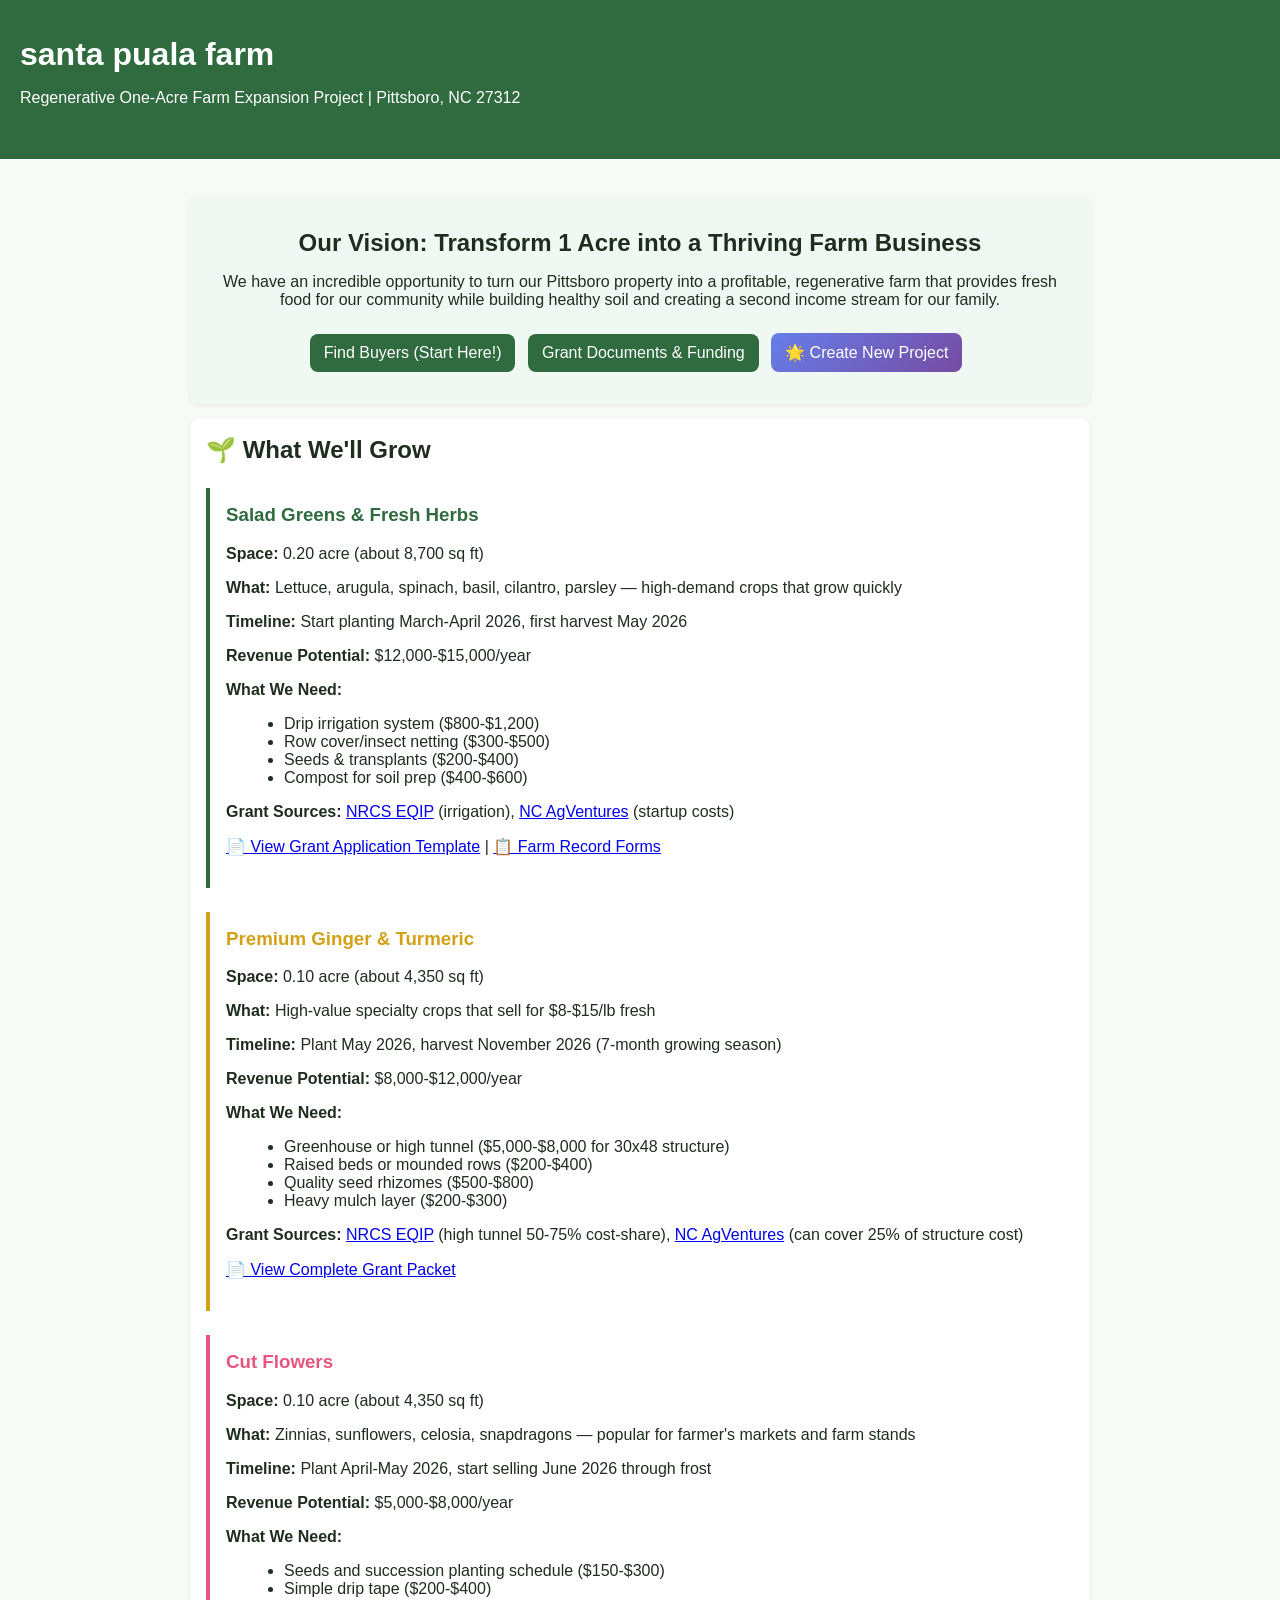
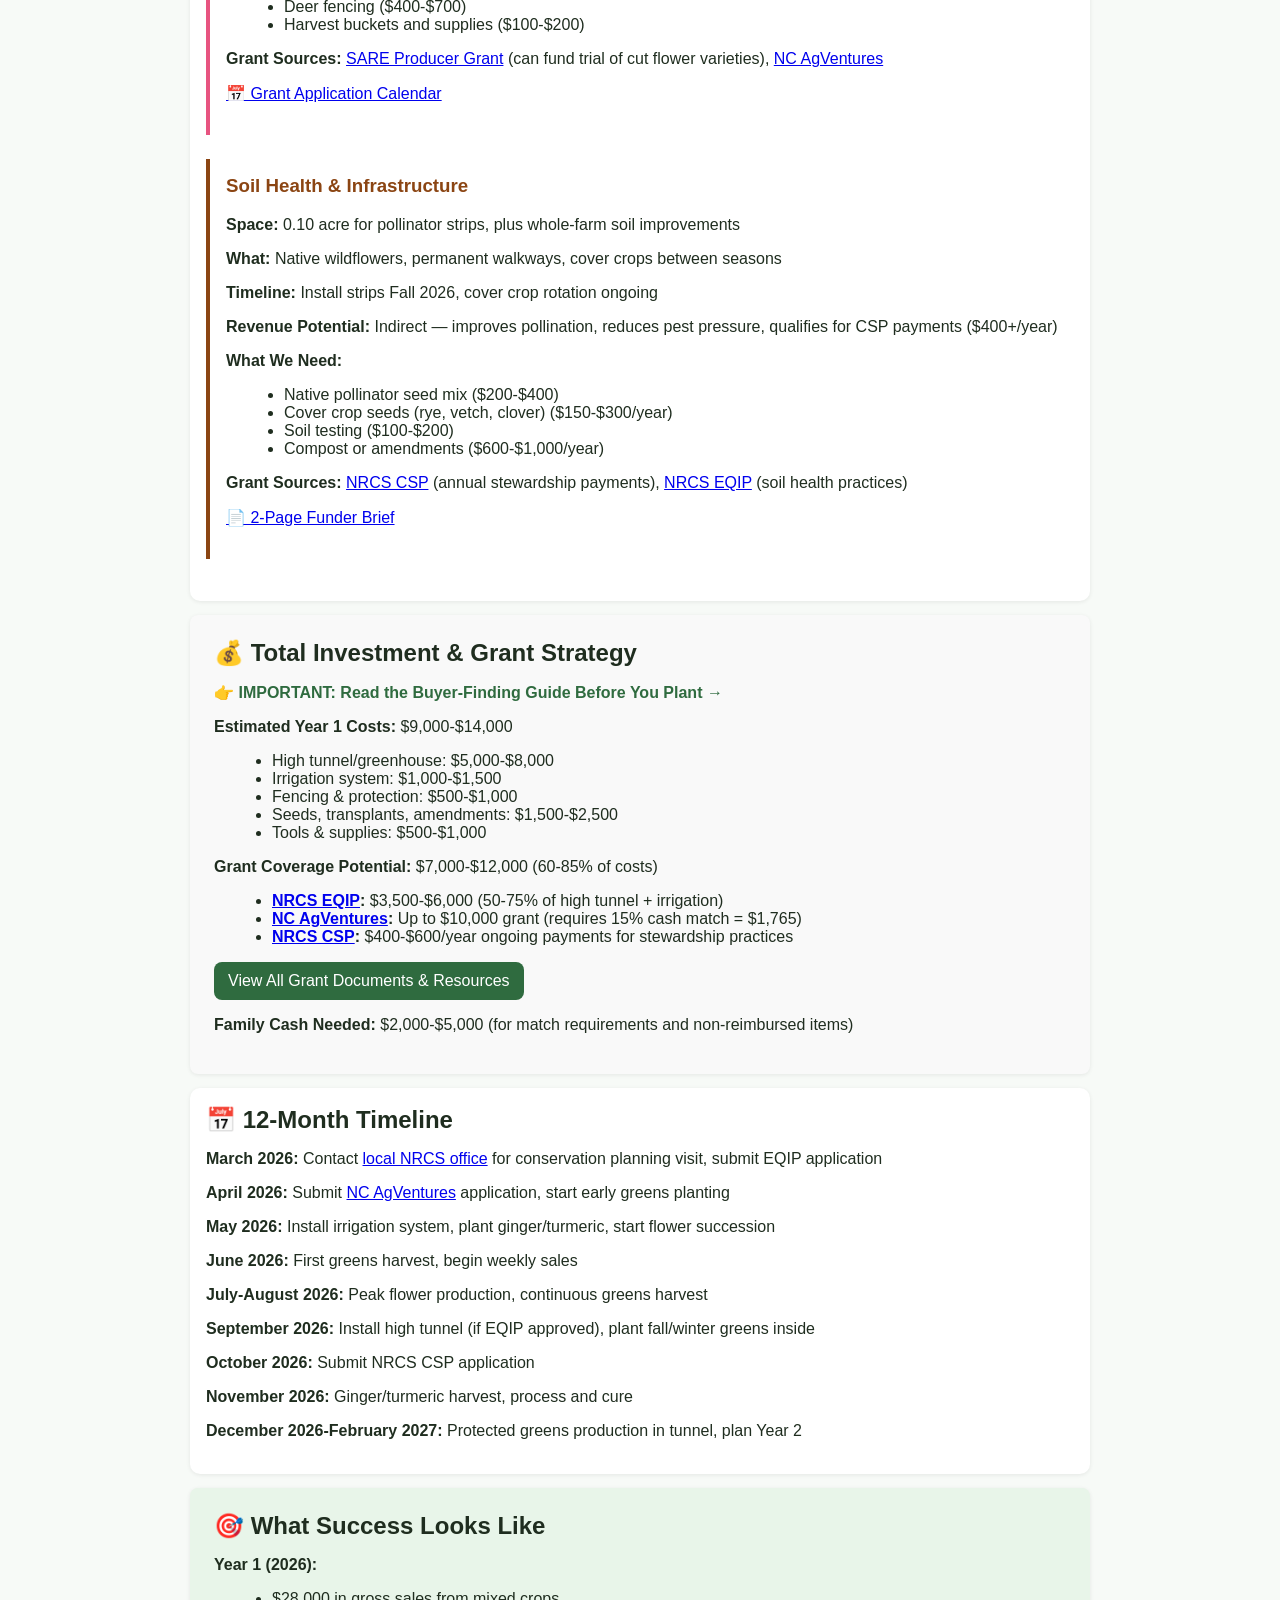
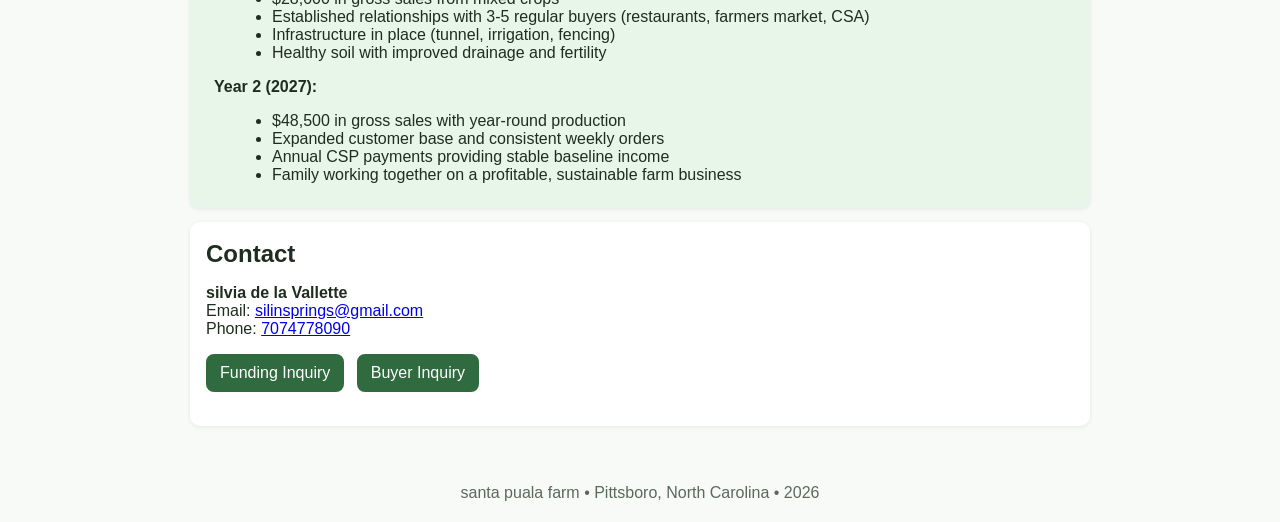
<file: docs/index.html>
<!doctype html>
<html lang="en">
<head>
  <meta charset="UTF-8" />
  <meta name="viewport" content="width=device-width, initial-scale=1.0" />
  <title>santa puala farm | Regenerative One-Acre Project</title>
  <link rel="stylesheet" href="styles.css" />
</head>
<body>
  <header>
    <h1>santa puala farm</h1>
    <p>Regenerative One-Acre Farm Expansion Project | Pittsboro, NC 27312</p>
  </header>
  <main>
    <section style="text-align: center; background: #f0f8f4; padding: 2em; border-radius: 8px;">
      <h2 style="margin-top: 0;">Our Vision: Transform 1 Acre into a Thriving Farm Business</h2>
      <p>We have an incredible opportunity to turn our Pittsboro property into a profitable, regenerative farm that provides fresh food for our community while building healthy soil and creating a second income stream for our family.</p>
      <div style="margin-top: 1.5em;">
        <a class="button" href="finding-buyers-guide.html">Find Buyers (Start Here!)</a>
        <a class="button" href="grant-documents.html">Grant Documents & Funding</a>
        <a class="button" href="new-project-planner.html" style="background: linear-gradient(135deg, #667eea 0%, #764ba2 100%);">🌟 Create New Project</a>
      </div>
    </section>

    <section>
      <h2>🌱 What We'll Grow</h2>
      
      <div style="margin: 1.5em 0; padding: 1em; background: #fff; border-left: 4px solid #2f6b3f;">
        <h3 style="margin-top: 0;"><a href="salad-greens-project.html" style="color: #2f6b3f; text-decoration: none;">Salad Greens & Fresh Herbs</a></h3>
        <p><strong>Space:</strong> 0.20 acre (about 8,700 sq ft)</p>
        <p><strong>What:</strong> Lettuce, arugula, spinach, basil, cilantro, parsley — high-demand crops that grow quickly</p>
        <p><strong>Timeline:</strong> Start planting March-April 2026, first harvest May 2026</p>
        <p><strong>Revenue Potential:</strong> $12,000-$15,000/year</p>
        <p><strong>What We Need:</strong></p>
        <ul>
          <li>Drip irrigation system ($800-$1,200)</li>
          <li>Row cover/insect netting ($300-$500)</li>
          <li>Seeds & transplants ($200-$400)</li>
          <li>Compost for soil prep ($400-$600)</li>
        </ul>
        <p><strong>Grant Sources:</strong> <a href="https://www.nrcs.usda.gov/programs-initiatives/eqip-environmental-quality-incentives" target="_blank">NRCS EQIP</a> (irrigation), <a href="https://www.ncagr.gov/markets/agventures/" target="_blank">NC AgVentures</a> (startup costs)</p>
        <p><a href="../grants/Master_Grant_Narrative_Template.md" target="_blank">📄 View Grant Application Template</a> | <a href="../forms/Farm_Forms_Pack.md" target="_blank">📋 Farm Record Forms</a></p>
      </div>

      <div style="margin: 1.5em 0; padding: 1em; background: #fff; border-left: 4px solid #d4a017;">
        <h3 style="margin-top: 0;"><a href="ginger-turmeric-project.html" style="color: #d4a017; text-decoration: none;">Premium Ginger & Turmeric</a></h3>
        <p><strong>Space:</strong> 0.10 acre (about 4,350 sq ft)</p>
        <p><strong>What:</strong> High-value specialty crops that sell for $8-$15/lb fresh</p>
        <p><strong>Timeline:</strong> Plant May 2026, harvest November 2026 (7-month growing season)</p>
        <p><strong>Revenue Potential:</strong> $8,000-$12,000/year</p>
        <p><strong>What We Need:</strong></p>
        <ul>
          <li>Greenhouse or high tunnel ($5,000-$8,000 for 30x48 structure)</li>
          <li>Raised beds or mounded rows ($200-$400)</li>
          <li>Quality seed rhizomes ($500-$800)</li>
          <li>Heavy mulch layer ($200-$300)</li>
        </ul>
        <p><strong>Grant Sources:</strong> <a href="https://www.nrcs.usda.gov/programs-initiatives/eqip-environmental-quality-incentives" target="_blank">NRCS EQIP</a> (high tunnel 50-75% cost-share), <a href="https://www.ncagr.gov/markets/agventures/" target="_blank">NC AgVentures</a> (can cover 25% of structure cost)</p>
        <p><a href="../grants/Public_Grant_Packet_27312.md" target="_blank">📄 View Complete Grant Packet</a></p>
      </div>

      <div style="margin: 1.5em 0; padding: 1em; background: #fff; border-left: 4px solid #e75480;">
        <h3 style="margin-top: 0;"><a href="cut-flowers-project.html" style="color: #e75480; text-decoration: none;">Cut Flowers</a></h3>
        <p><strong>Space:</strong> 0.10 acre (about 4,350 sq ft)</p>
        <p><strong>What:</strong> Zinnias, sunflowers, celosia, snapdragons — popular for farmer's markets and farm stands</p>
        <p><strong>Timeline:</strong> Plant April-May 2026, start selling June 2026 through frost</p>
        <p><strong>Revenue Potential:</strong> $5,000-$8,000/year</p>
        <p><strong>What We Need:</strong></p>
        <ul>
          <li>Seeds and succession planting schedule ($150-$300)</li>
          <li>Simple drip tape ($200-$400)</li>
          <li>Deer fencing ($400-$700)</li>
          <li>Harvest buckets and supplies ($100-$200)</li>
        </ul>
        <p><strong>Grant Sources:</strong> <a href="https://www.sare.org/grants/" target="_blank">SARE Producer Grant</a> (can fund trial of cut flower varieties), <a href="https://www.ncagr.gov/markets/agventures/" target="_blank">NC AgVentures</a></p>
        <p><a href="../grants/Grant_Application_Calendar_OnePage_2026.md" target="_blank">📅 Grant Application Calendar</a></p>
      </div>

      <div style="margin: 1.5em 0; padding: 1em; background: #fff; border-left: 4px solid #8b4513;">
        <h3 style="margin-top: 0;"><a href="soil-health-project.html" style="color: #8b4513; text-decoration: none;">Soil Health & Infrastructure</a></h3>
        <p><strong>Space:</strong> 0.10 acre for pollinator strips, plus whole-farm soil improvements</p>
        <p><strong>What:</strong> Native wildflowers, permanent walkways, cover crops between seasons</p>
        <p><strong>Timeline:</strong> Install strips Fall 2026, cover crop rotation ongoing</p>
        <p><strong>Revenue Potential:</strong> Indirect — improves pollination, reduces pest pressure, qualifies for CSP payments ($400+/year)</p>
        <p><strong>What We Need:</strong></p>
        <ul>
          <li>Native pollinator seed mix ($200-$400)</li>
          <li>Cover crop seeds (rye, vetch, clover) ($150-$300/year)</li>
          <li>Soil testing ($100-$200)</li>
          <li>Compost or amendments ($600-$1,000/year)</li>
        </ul>
        <p><strong>Grant Sources:</strong> <a href="https://www.nrcs.usda.gov/programs-initiatives/csp-conservation-stewardship-program" target="_blank">NRCS CSP</a> (annual stewardship payments), <a href="https://www.nrcs.usda.gov/programs-initiatives/eqip-environmental-quality-incentives" target="_blank">NRCS EQIP</a> (soil health practices)</p>
        <p><a href="../grants/Funder_Brief_2Page_27312.md" target="_blank">📄 2-Page Funder Brief</a></p>
      </div>
    </section>

    <section style="background: #f9f9f9; padding: 1.5em; border-radius: 8px;">
      <h2>💰 Total Investment & Grant Strategy</h2>
      <p style="margin-bottom: 1em;"><a href="finding-buyers-guide.html" style="color: #2f6b3f; font-weight: bold; text-decoration: none;">👉 IMPORTANT: Read the Buyer-Finding Guide Before You Plant →</a></p>
      <p><strong>Estimated Year 1 Costs:</strong> $9,000-$14,000</p>
      <ul>
        <li>High tunnel/greenhouse: $5,000-$8,000</li>
        <li>Irrigation system: $1,000-$1,500</li>
        <li>Fencing & protection: $500-$1,000</li>
        <li>Seeds, transplants, amendments: $1,500-$2,500</li>
        <li>Tools & supplies: $500-$1,000</li>
      </ul>
      
      <p><strong>Grant Coverage Potential:</strong> $7,000-$12,000 (60-85% of costs)</p>
      <ul>
        <li><strong><a href="https://www.nrcs.usda.gov/programs-initiatives/eqip-environmental-quality-incentives" target="_blank">NRCS EQIP</a>:</strong> $3,500-$6,000 (50-75% of high tunnel + irrigation)</li>
        <li><strong><a href="https://www.ncagr.gov/markets/agventures/" target="_blank">NC AgVentures</a>:</strong> Up to $10,000 grant (requires 15% cash match = $1,765)</li>
        <li><strong><a href="https://www.nrcs.usda.gov/programs-initiatives/csp-conservation-stewardship-program" target="_blank">NRCS CSP</a>:</strong> $400-$600/year ongoing payments for stewardship practices</li>
      </ul>
      <p style="margin-top: 1em;"><a href="grant-documents.html" class="button">View All Grant Documents & Resources</a></p>

      <p><strong>Family Cash Needed:</strong> $2,000-$5,000 (for match requirements and non-reimbursed items)</p>
    </section>

    <section>
      <h2>📅 12-Month Timeline</h2>
      <div style="margin: 1em 0;">
        <p><strong>March 2026:</strong> Contact <a href="https://offices.sc.egov.usda.gov/locator/app" target="_blank">local NRCS office</a> for conservation planning visit, submit EQIP application</p>
        <p><strong>April 2026:</strong> Submit <a href="https://www.ncagr.gov/markets/agventures/" target="_blank">NC AgVentures</a> application, start early greens planting</p>
        <p><strong>May 2026:</strong> Install irrigation system, plant ginger/turmeric, start flower succession</p>
        <p><strong>June 2026:</strong> First greens harvest, begin weekly sales</p>
        <p><strong>July-August 2026:</strong> Peak flower production, continuous greens harvest</p>
        <p><strong>September 2026:</strong> Install high tunnel (if EQIP approved), plant fall/winter greens inside</p>
        <p><strong>October 2026:</strong> Submit NRCS CSP application</p>
        <p><strong>November 2026:</strong> Ginger/turmeric harvest, process and cure</p>
        <p><strong>December 2026-February 2027:</strong> Protected greens production in tunnel, plan Year 2</p>
      </div>
    </section>

    <section style="background: #e8f5e9; padding: 1.5em; border-radius: 8px;">
      <h2>🎯 What Success Looks Like</h2>
      <p><strong>Year 1 (2026):</strong></p>
      <ul>
        <li>$28,000 in gross sales from mixed crops</li>
        <li>Established relationships with 3-5 regular buyers (restaurants, farmers market, CSA)</li>
        <li>Infrastructure in place (tunnel, irrigation, fencing)</li>
        <li>Healthy soil with improved drainage and fertility</li>
      </ul>
      
      <p><strong>Year 2 (2027):</strong></p>
      <ul>
        <li>$48,500 in gross sales with year-round production</li>
        <li>Expanded customer base and consistent weekly orders</li>
        <li>Annual CSP payments providing stable baseline income</li>
        <li>Family working together on a profitable, sustainable farm business</li>
      </ul>
    </section>

    <section>
      <h2>Contact</h2>
      <p><strong>silvia de la Vallette</strong><br/>
      Email: <a href="mailto:silinsprings@gmail.com">silinsprings@gmail.com</a><br/>
      Phone: <a href="tel:7074778090">7074778090</a></p>
      <p>
        <a class="button" href="mailto:silinsprings@gmail.com?subject=Funding%20Partnership%20Inquiry">Funding Inquiry</a>
        <a class="button" href="mailto:silinsprings@gmail.com?subject=Buyer%20Inquiry">Buyer Inquiry</a>
      </p>
    </section>
  </main>
  <footer>
    santa puala farm • Pittsboro, North Carolina • 2026
  </footer>
</body>
</html>
</file>
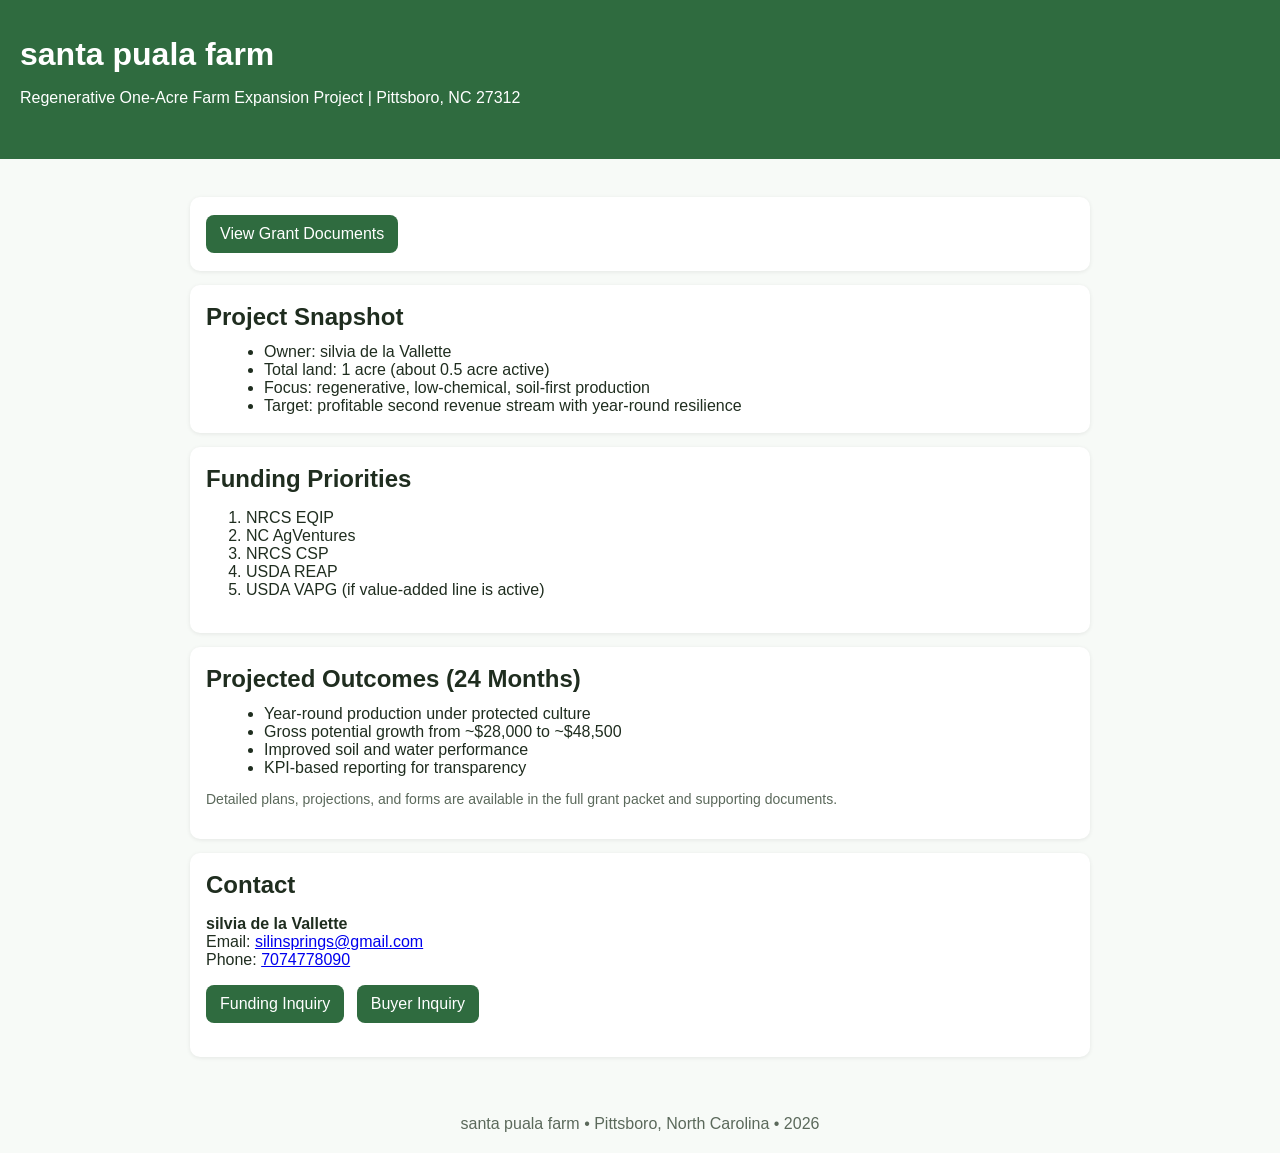
<file: site/public/index.html>
<!doctype html>
<html lang="en">
<head>
  <meta charset="UTF-8" />
  <meta name="viewport" content="width=device-width, initial-scale=1.0" />
  <title>santa puala farm | Regenerative One-Acre Project</title>
  <link rel="stylesheet" href="styles.css" />
</head>
<body>
  <header>
    <h1>santa puala farm</h1>
    <p>Regenerative One-Acre Farm Expansion Project | Pittsboro, NC 27312</p>
  </header>
  <main>
    <section>
      <a class="button" href="grant-documents.html">View Grant Documents</a>
    </section>

    <section>
      <h2>Project Snapshot</h2>
      <ul>
        <li>Owner: silvia de la Vallette</li>
        <li>Total land: 1 acre (about 0.5 acre active)</li>
        <li>Focus: regenerative, low-chemical, soil-first production</li>
        <li>Target: profitable second revenue stream with year-round resilience</li>
      </ul>
    </section>

    <section>
      <h2>Funding Priorities</h2>
      <ol>
        <li>NRCS EQIP</li>
        <li>NC AgVentures</li>
        <li>NRCS CSP</li>
        <li>USDA REAP</li>
        <li>USDA VAPG (if value-added line is active)</li>
      </ol>
    </section>

    <section>
      <h2>Projected Outcomes (24 Months)</h2>
      <ul>
        <li>Year-round production under protected culture</li>
        <li>Gross potential growth from ~$28,000 to ~$48,500</li>
        <li>Improved soil and water performance</li>
        <li>KPI-based reporting for transparency</li>
      </ul>
      <p class="muted">Detailed plans, projections, and forms are available in the full grant packet and supporting documents.</p>
    </section>

    <section>
      <h2>Contact</h2>
      <p><strong>silvia de la Vallette</strong><br/>
      Email: <a href="mailto:silinsprings@gmail.com">silinsprings@gmail.com</a><br/>
      Phone: <a href="tel:7074778090">7074778090</a></p>
      <p>
        <a class="button" href="mailto:silinsprings@gmail.com?subject=Funding%20Partnership%20Inquiry">Funding Inquiry</a>
        <a class="button" href="mailto:silinsprings@gmail.com?subject=Buyer%20Inquiry">Buyer Inquiry</a>
      </p>
    </section>
  </main>
  <footer>
    santa puala farm • Pittsboro, North Carolina • 2026
  </footer>
</body>
</html>
</file>
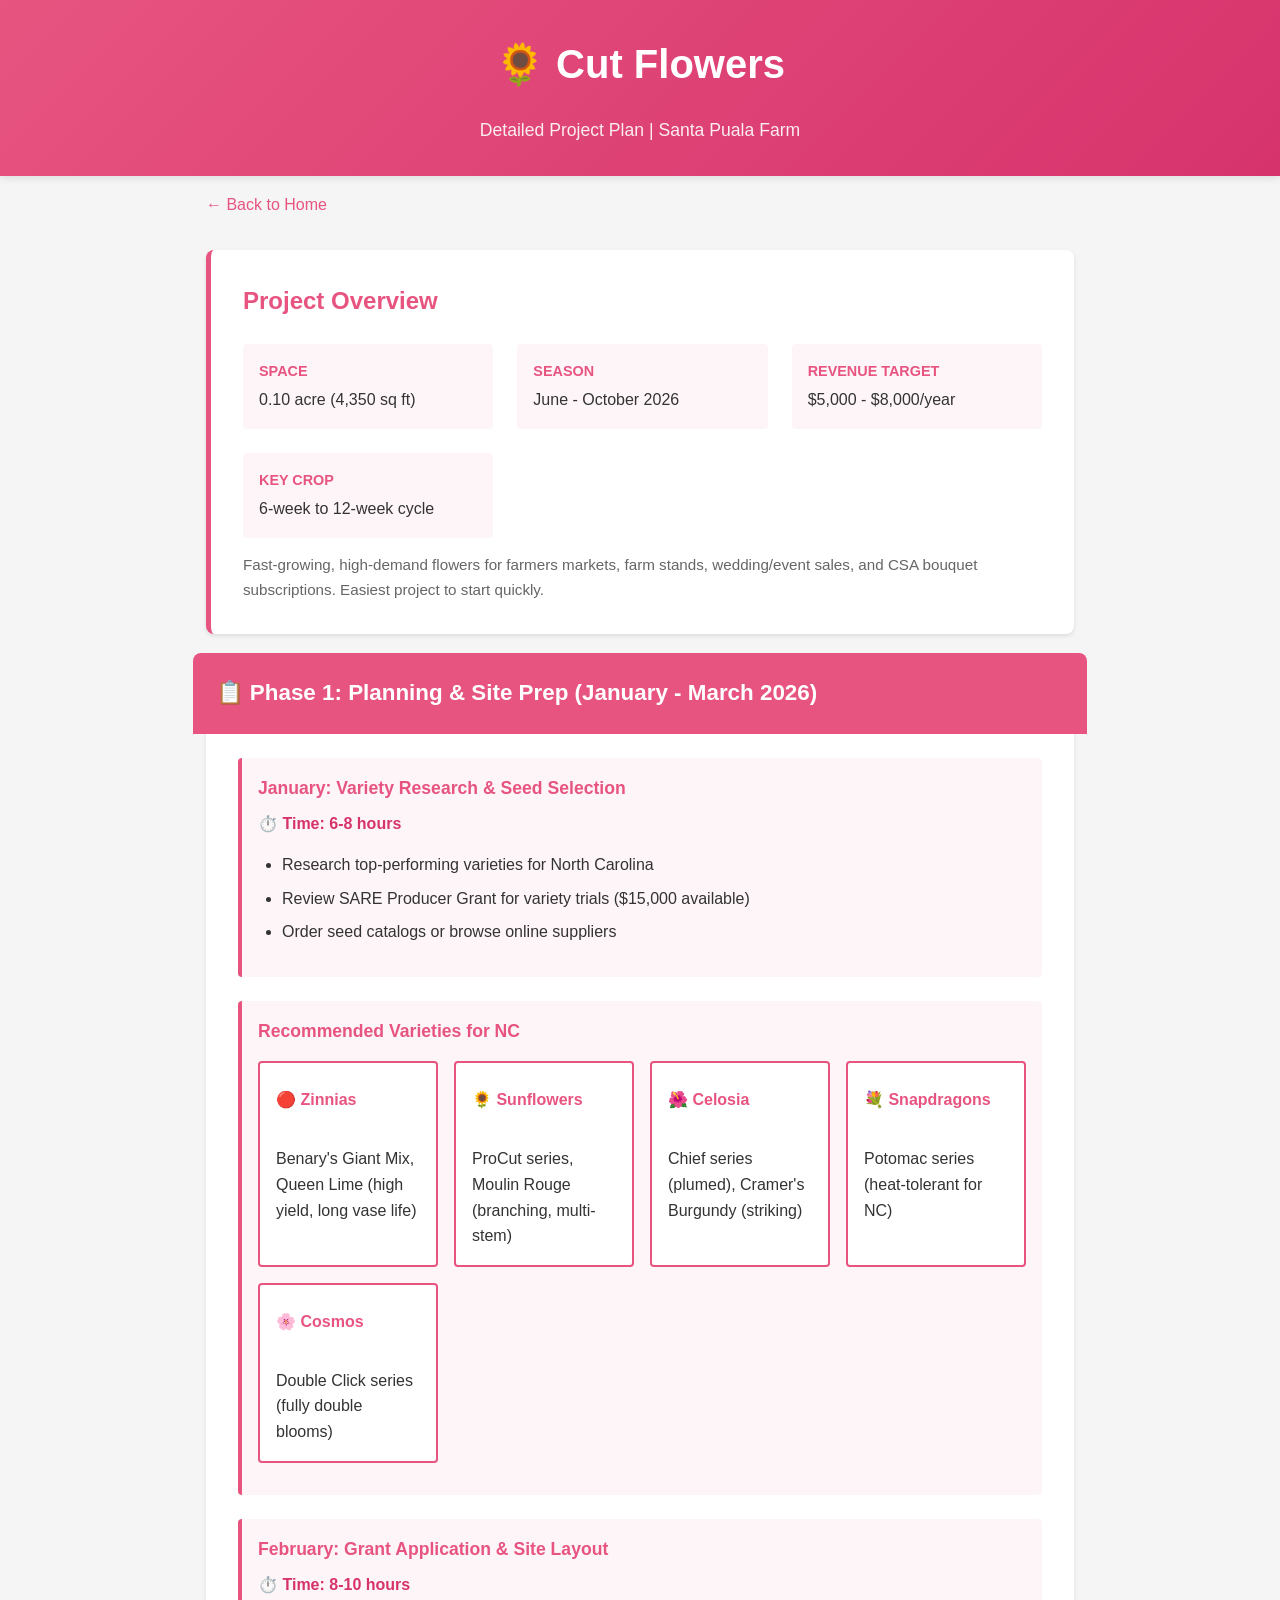
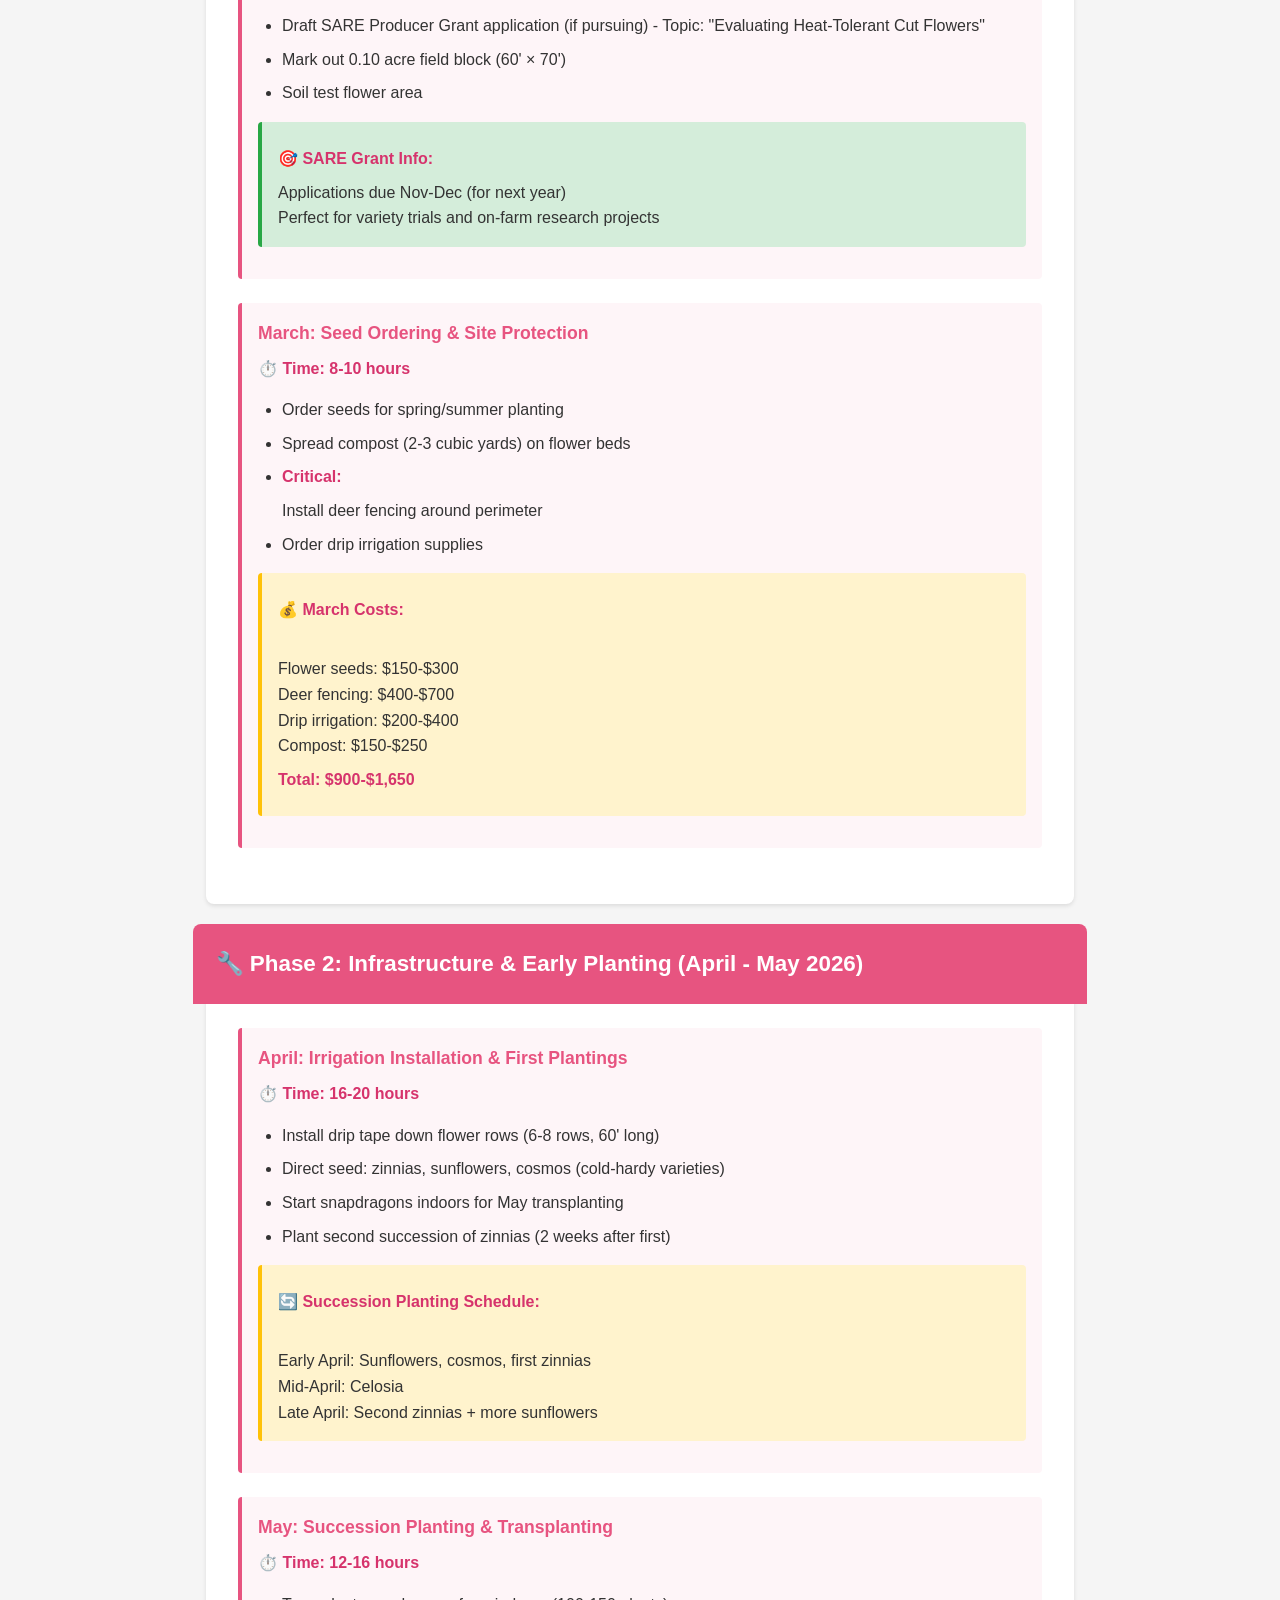
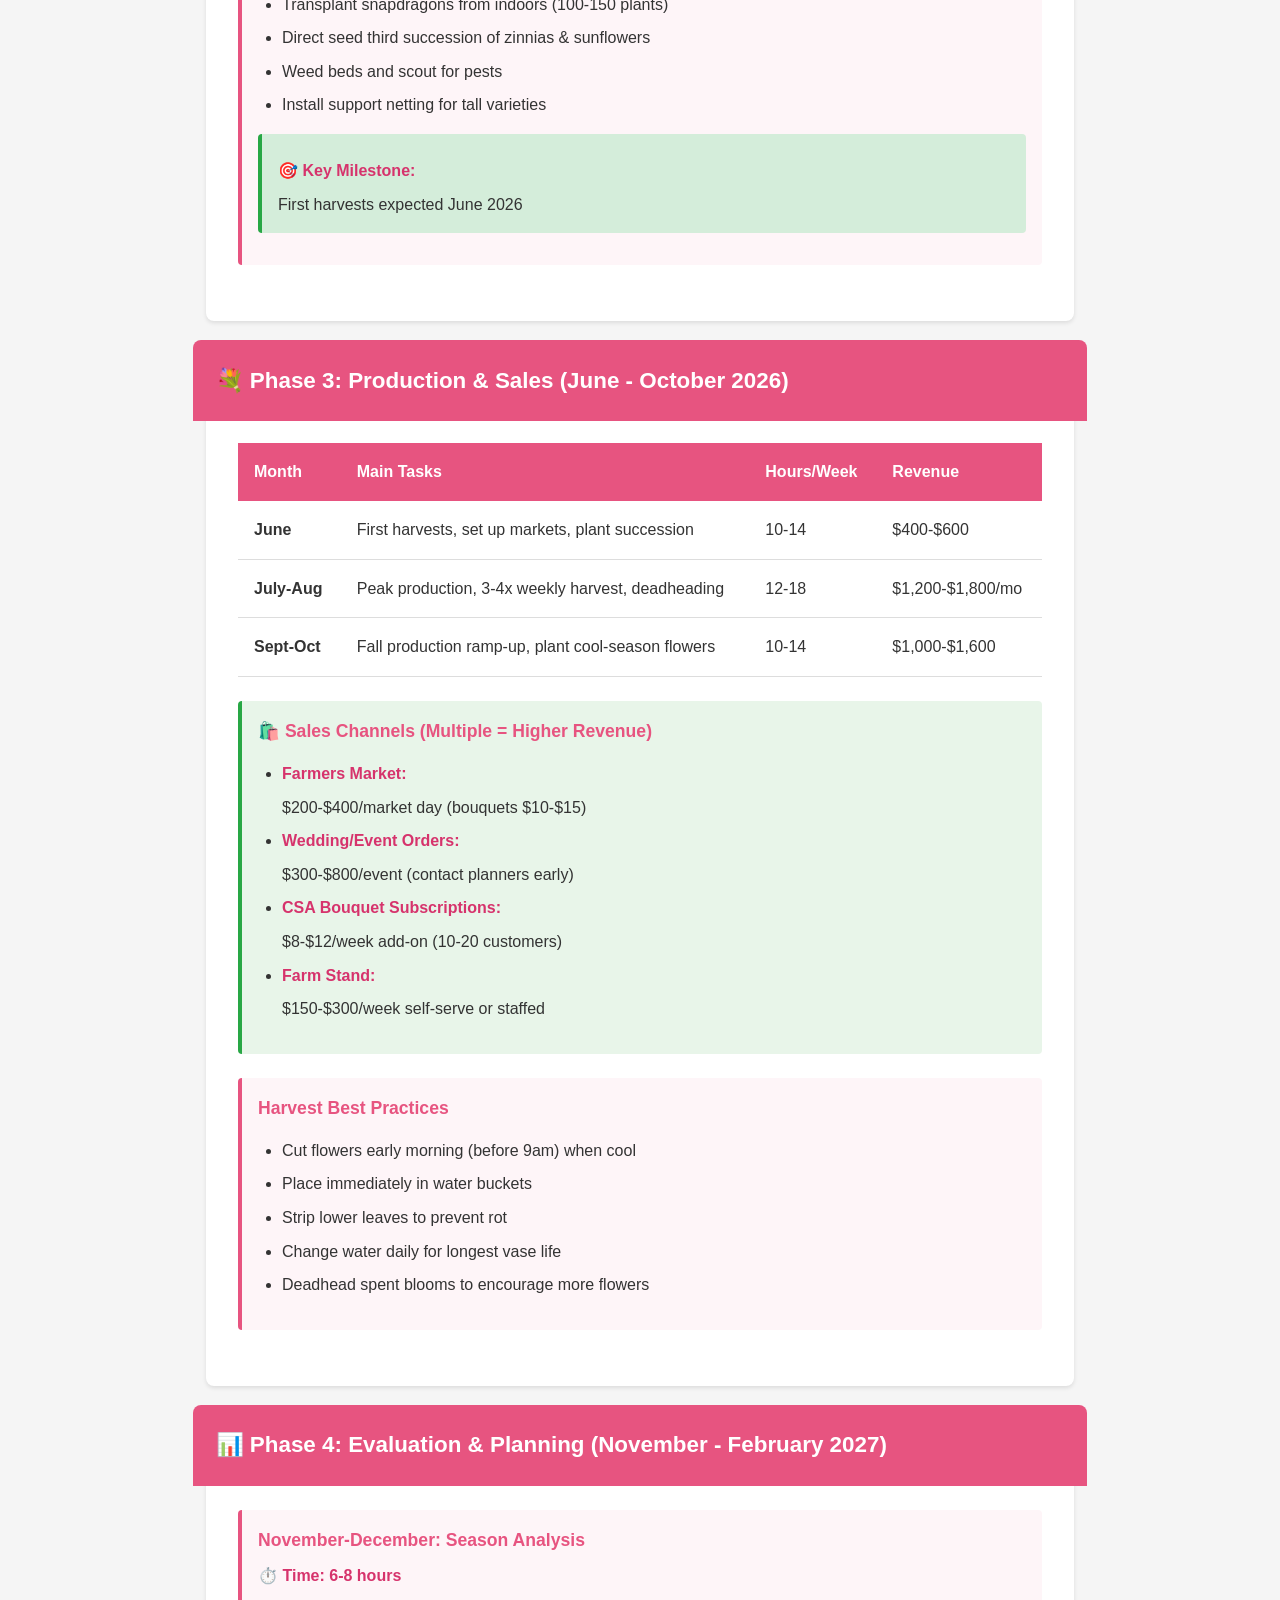
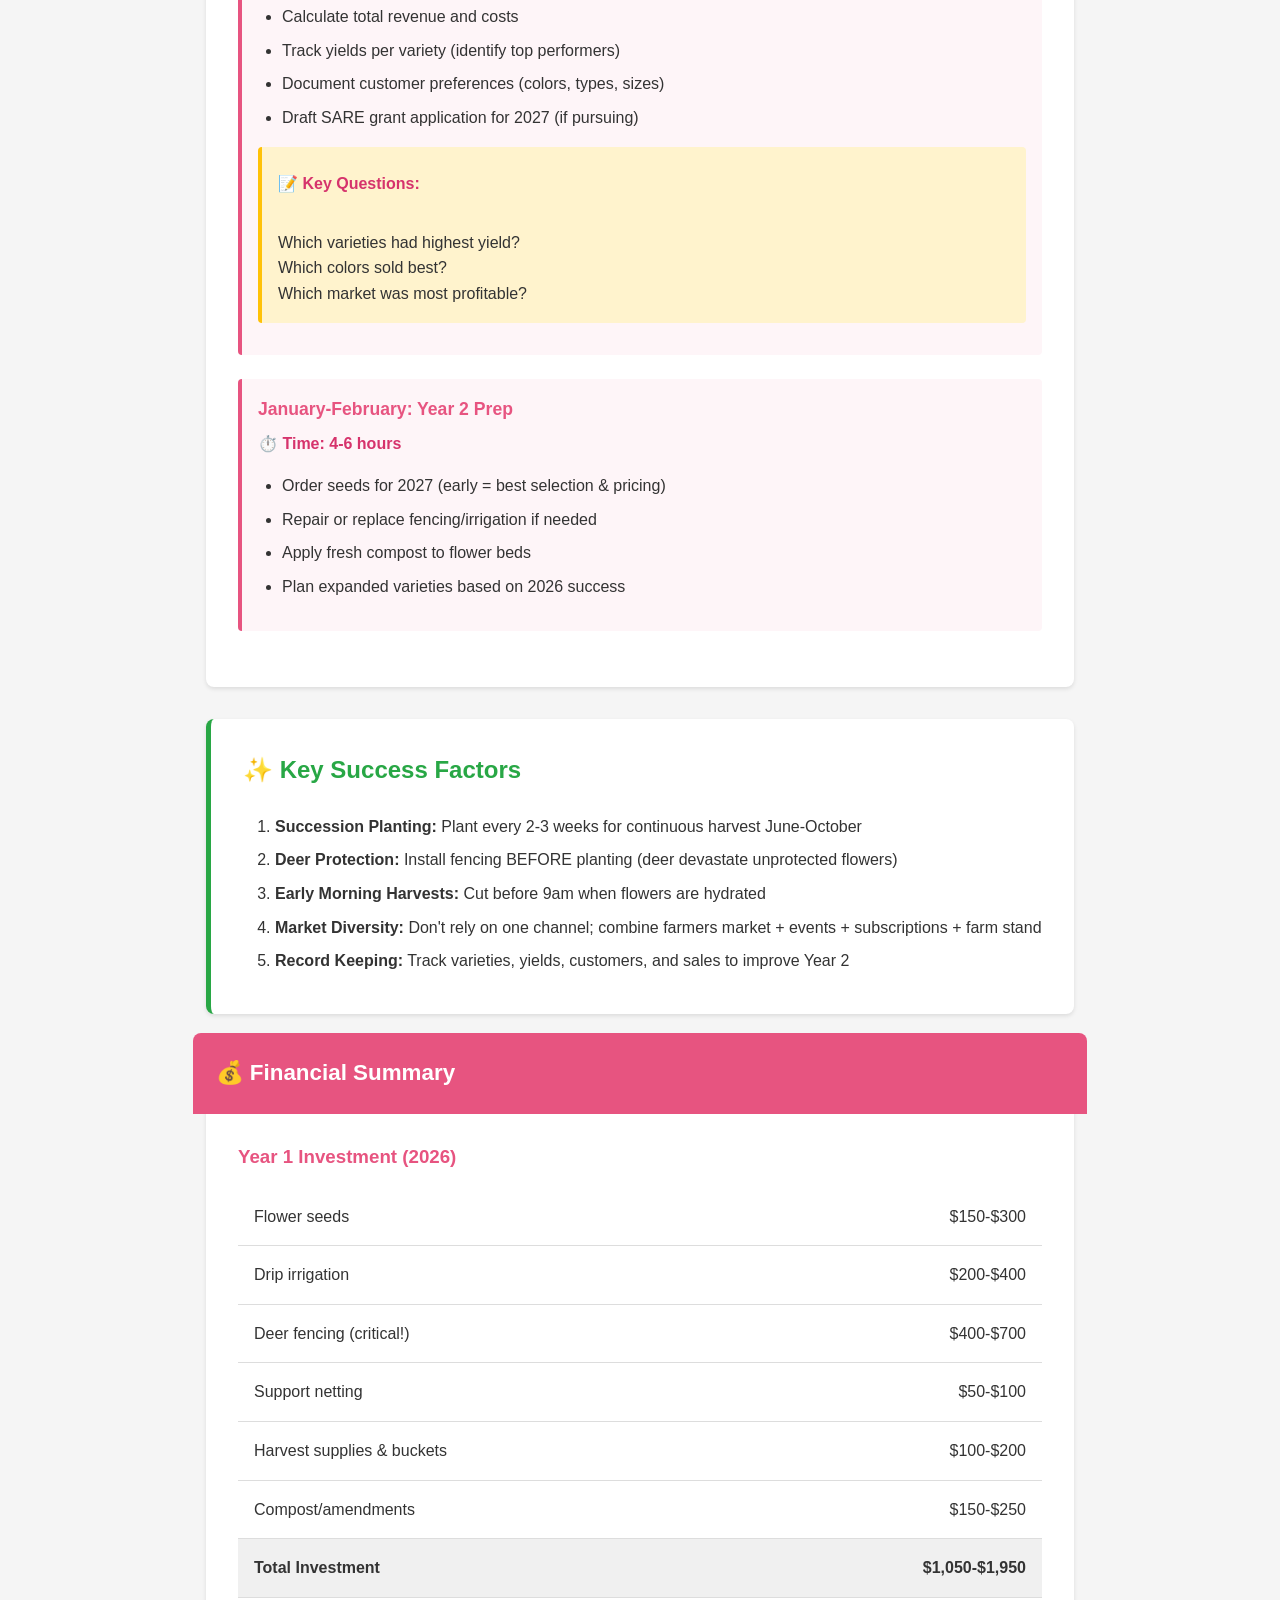
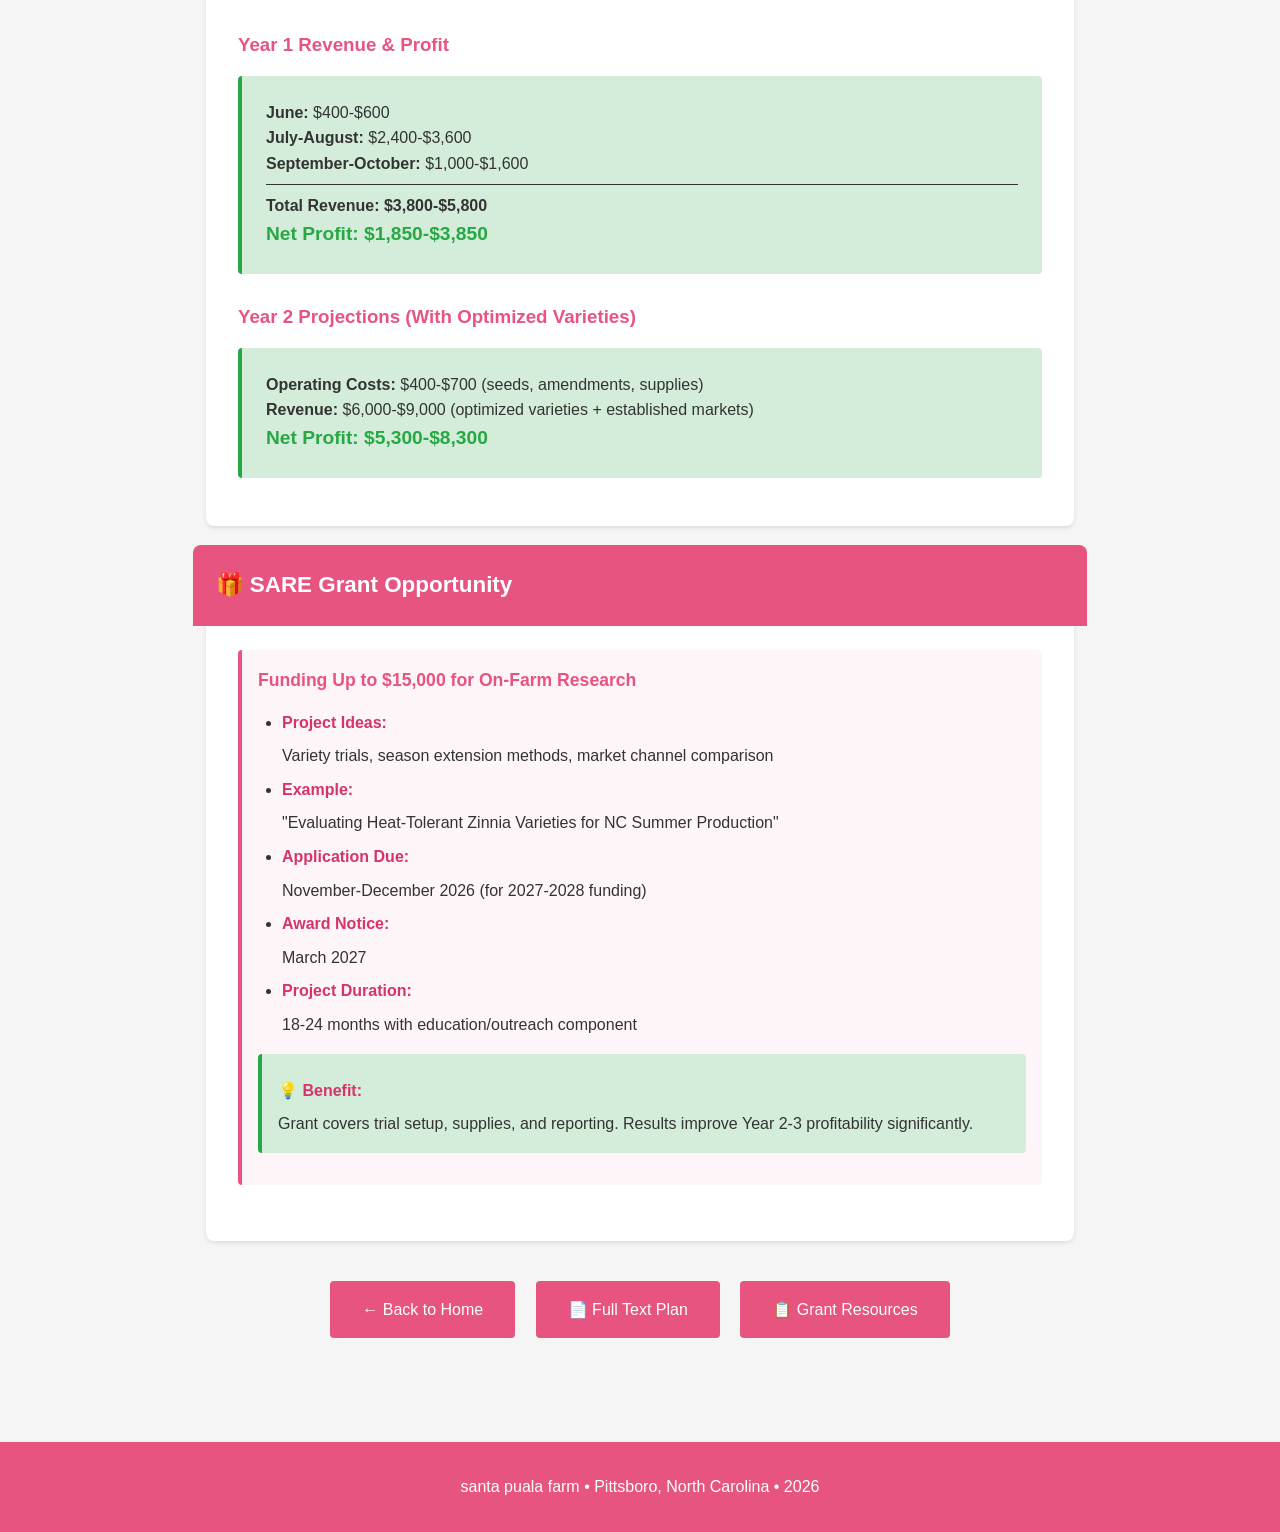
<file: docs/cut-flowers-project.html>
<!doctype html>
<html lang="en">
<head>
  <meta charset="UTF-8" />
  <meta name="viewport" content="width=device-width, initial-scale=1.0" />
  <title>Cut Flowers - Project Plan</title>
  <style>
    * { margin: 0; padding: 0; box-sizing: border-box; }
    body {
      font-family: Arial, Helvetica, sans-serif;
      line-height: 1.6;
      color: #333;
      background: #f5f5f5;
    }
    header {
      background: linear-gradient(135deg, #e75480 0%, #d6336c 100%);
      color: white;
      padding: 2em;
      text-align: center;
      box-shadow: 0 2px 8px rgba(0,0,0,0.1);
    }
    header h1 { font-size: 2.5em; margin-bottom: 0.5em; }
    header p { font-size: 1.1em; opacity: 0.9; }
    .breadcrumb {
      max-width: 900px;
      margin: 1em auto;
      padding: 0 1em;
    }
    .breadcrumb a { color: #e75480; text-decoration: none; }
    .breadcrumb a:hover { text-decoration: underline; }
    main {
      max-width: 900px;
      margin: 0 auto;
      padding: 1em;
    }
    .overview {
      background: white;
      padding: 2em;
      border-radius: 8px;
      margin-bottom: 2em;
      box-shadow: 0 2px 4px rgba(0,0,0,0.1);
      border-left: 5px solid #e75480;
    }
    .overview h2 { color: #e75480; margin-bottom: 1em; }
    .overview-grid {
      display: grid;
      grid-template-columns: repeat(auto-fit, minmax(200px, 1fr));
      gap: 1.5em;
      margin-top: 1em;
    }
    .overview-item { background: #fef5f8; padding: 1em; border-radius: 4px; }
    .overview-item strong { display: block; color: #e75480; font-size: 0.9em; text-transform: uppercase; margin-bottom: 0.3em; }
    .phase {
      background: white;
      padding: 2em;
      margin-bottom: 2em;
      border-radius: 8px;
      box-shadow: 0 2px 4px rgba(0,0,0,0.1);
    }
    .phase h2 {
      color: white;
      background: #e75480;
      padding: 1em;
      margin: -2em -2em 1em -2em;
      border-radius: 8px 8px 0 0;
      font-size: 1.4em;
    }
    .timeline-item {
      margin: 1.5em 0;
      padding: 1em;
      background: #fef5f8;
      border-left: 4px solid #e75480;
      border-radius: 4px;
    }
    .timeline-item h3 { color: #e75480; margin-bottom: 0.5em; font-size: 1.1em; }
    .timeline-item strong { display: block; color: #d6336c; margin: 0.5em 0; }
    .task-list {
      margin: 1em 0;
      padding-left: 1.5em;
    }
    .task-list li { margin: 0.5em 0; }
    .cost-box {
      background: #fff3cd;
      border-left: 4px solid #ffc107;
      padding: 1em;
      margin: 1em 0;
      border-radius: 4px;
    }
    .revenue-box {
      background: #d4edda;
      border-left: 4px solid #28a745;
      padding: 1em;
      margin: 1em 0;
      border-radius: 4px;
    }
    .success-factors {
      background: white;
      padding: 2em;
      margin-bottom: 2em;
      border-radius: 8px;
      box-shadow: 0 2px 4px rgba(0,0,0,0.1);
      border-left: 5px solid #28a745;
    }
    .success-factors h2 { color: #28a745; margin-bottom: 1em; }
    .success-factors ol { margin-left: 2em; }
    .success-factors li { margin: 0.5em 0; }
    .variety-box {
      display: grid;
      grid-template-columns: repeat(auto-fit, minmax(180px, 1fr));
      gap: 1em;
      margin: 1em 0;
    }
    .variety-card {
      background: white;
      padding: 1em;
      border: 2px solid #e75480;
      border-radius: 4px;
    }
    .variety-card strong { color: #e75480; }
    .financial-table {
      width: 100%;
      border-collapse: collapse;
      margin: 1em 0;
      background: white;
    }
    .financial-table th {
      background: #e75480;
      color: white;
      padding: 1em;
      text-align: left;
    }
    .financial-table td {
      padding: 1em;
      border-bottom: 1px solid #ddd;
    }
    .financial-table tr:hover { background: #f9f9f9; }
    .button-group {
      margin: 2em 0;
      text-align: center;
    }
    .button-group a {
      display: inline-block;
      padding: 1em 2em;
      background: #e75480;
      color: white;
      text-decoration: none;
      border-radius: 4px;
      margin: 0.5em;
      transition: background 0.3s;
    }
    .button-group a:hover { background: #d6336c; }
    footer {
      background: #e75480;
      color: white;
      text-align: center;
      padding: 2em;
      margin-top: 3em;
    }
  </style>
</head>
<body>
  <header>
    <h1>🌻 Cut Flowers</h1>
    <p>Detailed Project Plan | Santa Puala Farm</p>
  </header>

  <div class="breadcrumb">
    <a href="index.html">← Back to Home</a>
  </div>

  <main>
    <div class="overview">
      <h2>Project Overview</h2>
      <div class="overview-grid">
        <div class="overview-item">
          <strong>Space</strong>
          0.10 acre (4,350 sq ft)
        </div>
        <div class="overview-item">
          <strong>Season</strong>
          June - October 2026
        </div>
        <div class="overview-item">
          <strong>Revenue Target</strong>
          $5,000 - $8,000/year
        </div>
        <div class="overview-item">
          <strong>Key Crop</strong>
          6-week to 12-week cycle
        </div>
      </div>
      <p style="margin-top: 1em; color: #666; font-size: 0.95em;">Fast-growing, high-demand flowers for farmers markets, farm stands, wedding/event sales, and CSA bouquet subscriptions. Easiest project to start quickly.</p>
    </div>

    <div class="phase">
      <h2>📋 Phase 1: Planning & Site Prep (January - March 2026)</h2>

      <div class="timeline-item">
        <h3>January: Variety Research & Seed Selection</h3>
        <strong>⏱️ Time: 6-8 hours</strong>
        <ul class="task-list">
          <li>Research top-performing varieties for North Carolina</li>
          <li>Review SARE Producer Grant for variety trials ($15,000 available)</li>
          <li>Order seed catalogs or browse online suppliers</li>
        </ul>
      </div>

      <div class="timeline-item">
        <h3>Recommended Varieties for NC</h3>
        <div class="variety-box">
          <div class="variety-card">
            <strong>🔴 Zinnias</strong><br/>
            Benary's Giant Mix, Queen Lime (high yield, long vase life)
          </div>
          <div class="variety-card">
            <strong>🌻 Sunflowers</strong><br/>
            ProCut series, Moulin Rouge (branching, multi-stem)
          </div>
          <div class="variety-card">
            <strong>🌺 Celosia</strong><br/>
            Chief series (plumed), Cramer's Burgundy (striking)
          </div>
          <div class="variety-card">
            <strong>💐 Snapdragons</strong><br/>
            Potomac series (heat-tolerant for NC)
          </div>
          <div class="variety-card">
            <strong>🌸 Cosmos</strong><br/>
            Double Click series (fully double blooms)
          </div>
        </div>
      </div>

      <div class="timeline-item">
        <h3>February: Grant Application & Site Layout</h3>
        <strong>⏱️ Time: 8-10 hours</strong>
        <ul class="task-list">
          <li>Draft SARE Producer Grant application (if pursuing) - Topic: "Evaluating Heat-Tolerant Cut Flowers"</li>
          <li>Mark out 0.10 acre field block (60' × 70')</li>
          <li>Soil test flower area</li>
        </ul>
        <div class="revenue-box">
          <strong>🎯 SARE Grant Info:</strong> Applications due Nov-Dec (for next year)<br/>
          Perfect for variety trials and on-farm research projects
        </div>
      </div>

      <div class="timeline-item">
        <h3>March: Seed Ordering & Site Protection</h3>
        <strong>⏱️ Time: 8-10 hours</strong>
        <ul class="task-list">
          <li>Order seeds for spring/summer planting</li>
          <li>Spread compost (2-3 cubic yards) on flower beds</li>
          <li><strong>Critical:</strong> Install deer fencing around perimeter</li>
          <li>Order drip irrigation supplies</li>
        </ul>
        <div class="cost-box">
          <strong>💰 March Costs:</strong><br/>
          Flower seeds: $150-$300<br/>
          Deer fencing: $400-$700<br/>
          Drip irrigation: $200-$400<br/>
          Compost: $150-$250<br/>
          <strong>Total: $900-$1,650</strong>
        </div>
      </div>
    </div>

    <div class="phase">
      <h2>🔧 Phase 2: Infrastructure & Early Planting (April - May 2026)</h2>

      <div class="timeline-item">
        <h3>April: Irrigation Installation & First Plantings</h3>
        <strong>⏱️ Time: 16-20 hours</strong>
        <ul class="task-list">
          <li>Install drip tape down flower rows (6-8 rows, 60' long)</li>
          <li>Direct seed: zinnias, sunflowers, cosmos (cold-hardy varieties)</li>
          <li>Start snapdragons indoors for May transplanting</li>
          <li>Plant second succession of zinnias (2 weeks after first)</li>
        </ul>
        <div class="cost-box">
          <strong>🔄 Succession Planting Schedule:</strong><br/>
          Early April: Sunflowers, cosmos, first zinnias<br/>
          Mid-April: Celosia<br/>
          Late April: Second zinnias + more sunflowers
        </div>
      </div>

      <div class="timeline-item">
        <h3>May: Succession Planting & Transplanting</h3>
        <strong>⏱️ Time: 12-16 hours</strong>
        <ul class="task-list">
          <li>Transplant snapdragons from indoors (100-150 plants)</li>
          <li>Direct seed third succession of zinnias & sunflowers</li>
          <li>Weed beds and scout for pests</li>
          <li>Install support netting for tall varieties</li>
        </ul>
        <div class="revenue-box">
          <strong>🎯 Key Milestone:</strong> First harvests expected June 2026
        </div>
      </div>
    </div>

    <div class="phase">
      <h2>💐 Phase 3: Production & Sales (June - October 2026)</h2>

      <table class="financial-table">
        <thead>
          <tr>
            <th>Month</th>
            <th>Main Tasks</th>
            <th>Hours/Week</th>
            <th>Revenue</th>
          </tr>
        </thead>
        <tbody>
          <tr>
            <td><strong>June</strong></td>
            <td>First harvests, set up markets, plant succession</td>
            <td>10-14</td>
            <td>$400-$600</td>
          </tr>
          <tr>
            <td><strong>July-Aug</strong></td>
            <td>Peak production, 3-4x weekly harvest, deadheading</td>
            <td>12-18</td>
            <td>$1,200-$1,800/mo</td>
          </tr>
          <tr>
            <td><strong>Sept-Oct</strong></td>
            <td>Fall production ramp-up, plant cool-season flowers</td>
            <td>10-14</td>
            <td>$1,000-$1,600</td>
          </tr>
        </tbody>
      </table>

      <div class="timeline-item" style="background: #e8f5e9; border-left-color: #28a745;">
        <h3>🛍️ Sales Channels (Multiple = Higher Revenue)</h3>
        <ul class="task-list">
          <li><strong>Farmers Market:</strong> $200-$400/market day (bouquets $10-$15)</li>
          <li><strong>Wedding/Event Orders:</strong> $300-$800/event (contact planners early)</li>
          <li><strong>CSA Bouquet Subscriptions:</strong> $8-$12/week add-on (10-20 customers)</li>
          <li><strong>Farm Stand:</strong> $150-$300/week self-serve or staffed</li>
        </ul>
      </div>

      <div class="timeline-item">
        <h3>Harvest Best Practices</h3>
        <ul class="task-list">
          <li>Cut flowers early morning (before 9am) when cool</li>
          <li>Place immediately in water buckets</li>
          <li>Strip lower leaves to prevent rot</li>
          <li>Change water daily for longest vase life</li>
          <li>Deadhead spent blooms to encourage more flowers</li>
        </ul>
      </div>
    </div>

    <div class="phase">
      <h2>📊 Phase 4: Evaluation & Planning (November - February 2027)</h2>

      <div class="timeline-item">
        <h3>November-December: Season Analysis</h3>
        <strong>⏱️ Time: 6-8 hours</strong>
        <ul class="task-list">
          <li>Calculate total revenue and costs</li>
          <li>Track yields per variety (identify top performers)</li>
          <li>Document customer preferences (colors, types, sizes)</li>
          <li>Draft SARE grant application for 2027 (if pursuing)</li>
        </ul>
        <div class="cost-box">
          <strong>📝 Key Questions:</strong><br/>
          Which varieties had highest yield?<br/>
          Which colors sold best?<br/>
          Which market was most profitable?
        </div>
      </div>

      <div class="timeline-item">
        <h3>January-February: Year 2 Prep</h3>
        <strong>⏱️ Time: 4-6 hours</strong>
        <ul class="task-list">
          <li>Order seeds for 2027 (early = best selection & pricing)</li>
          <li>Repair or replace fencing/irrigation if needed</li>
          <li>Apply fresh compost to flower beds</li>
          <li>Plan expanded varieties based on 2026 success</li>
        </ul>
      </div>
    </div>

    <div class="success-factors">
      <h2>✨ Key Success Factors</h2>
      <ol>
        <li><strong>Succession Planting:</strong> Plant every 2-3 weeks for continuous harvest June-October</li>
        <li><strong>Deer Protection:</strong> Install fencing BEFORE planting (deer devastate unprotected flowers)</li>
        <li><strong>Early Morning Harvests:</strong> Cut before 9am when flowers are hydrated</li>
        <li><strong>Market Diversity:</strong> Don't rely on one channel; combine farmers market + events + subscriptions + farm stand</li>
        <li><strong>Record Keeping:</strong> Track varieties, yields, customers, and sales to improve Year 2</li>
      </ol>
    </div>

    <div class="phase">
      <h2>💰 Financial Summary</h2>

      <h3 style="color: #e75480; margin-top: 1.5em;">Year 1 Investment (2026)</h3>
      <table class="financial-table" style="margin-bottom: 2em;">
        <tbody>
          <tr>
            <td>Flower seeds</td>
            <td style="text-align: right;">$150-$300</td>
          </tr>
          <tr>
            <td>Drip irrigation</td>
            <td style="text-align: right;">$200-$400</td>
          </tr>
          <tr>
            <td>Deer fencing (critical!)</td>
            <td style="text-align: right;">$400-$700</td>
          </tr>
          <tr>
            <td>Support netting</td>
            <td style="text-align: right;">$50-$100</td>
          </tr>
          <tr>
            <td>Harvest supplies & buckets</td>
            <td style="text-align: right;">$100-$200</td>
          </tr>
          <tr>
            <td>Compost/amendments</td>
            <td style="text-align: right;">$150-$250</td>
          </tr>
          <tr style="background: #f0f0f0; font-weight: bold;">
            <td>Total Investment</td>
            <td style="text-align: right;">$1,050-$1,950</td>
          </tr>
        </tbody>
      </table>

      <h3 style="color: #e75480;">Year 1 Revenue & Profit</h3>
      <div class="revenue-box" style="padding: 1.5em;">
        <p><strong>June:</strong> $400-$600</p>
        <p><strong>July-August:</strong> $2,400-$3,600</p>
        <p><strong>September-October:</strong> $1,000-$1,600</p>
        <p style="margin-top: 0.5em; border-top: 1px solid #333; padding-top: 0.5em;"><strong>Total Revenue: $3,800-$5,800</strong></p>
        <p style="font-size: 1.2em; color: #28a745;"><strong>Net Profit: $1,850-$3,850</strong></p>
      </div>

      <h3 style="color: #e75480; margin-top: 1.5em;">Year 2 Projections (With Optimized Varieties)</h3>
      <div class="revenue-box" style="padding: 1.5em;">
        <p><strong>Operating Costs:</strong> $400-$700 (seeds, amendments, supplies)</p>
        <p><strong>Revenue:</strong> $6,000-$9,000 (optimized varieties + established markets)</p>
        <p style="font-size: 1.2em; color: #28a745;"><strong>Net Profit: $5,300-$8,300</strong></p>
      </div>
    </div>

    <div class="phase">
      <h2>🎁 SARE Grant Opportunity</h2>

      <div class="timeline-item">
        <h3>Funding Up to $15,000 for On-Farm Research</h3>
        <ul class="task-list">
          <li><strong>Project Ideas:</strong> Variety trials, season extension methods, market channel comparison</li>
          <li><strong>Example:</strong> "Evaluating Heat-Tolerant Zinnia Varieties for NC Summer Production"</li>
          <li><strong>Application Due:</strong> November-December 2026 (for 2027-2028 funding)</li>
          <li><strong>Award Notice:</strong> March 2027</li>
          <li><strong>Project Duration:</strong> 18-24 months with education/outreach component</li>
        </ul>
        <div class="revenue-box">
          <strong>💡 Benefit:</strong> Grant covers trial setup, supplies, and reporting. Results improve Year 2-3 profitability significantly.
        </div>
      </div>
    </div>

    <div class="button-group">
      <a href="index.html">← Back to Home</a>
      <a href="Cut_Flowers_Project_Plan.md" target="_blank">📄 Full Text Plan</a>
      <a href="grant-documents.html">📋 Grant Resources</a>
    </div>
  </main>

  <footer>
    santa puala farm • Pittsboro, North Carolina • 2026
  </footer>
</body>
</html>
</file>
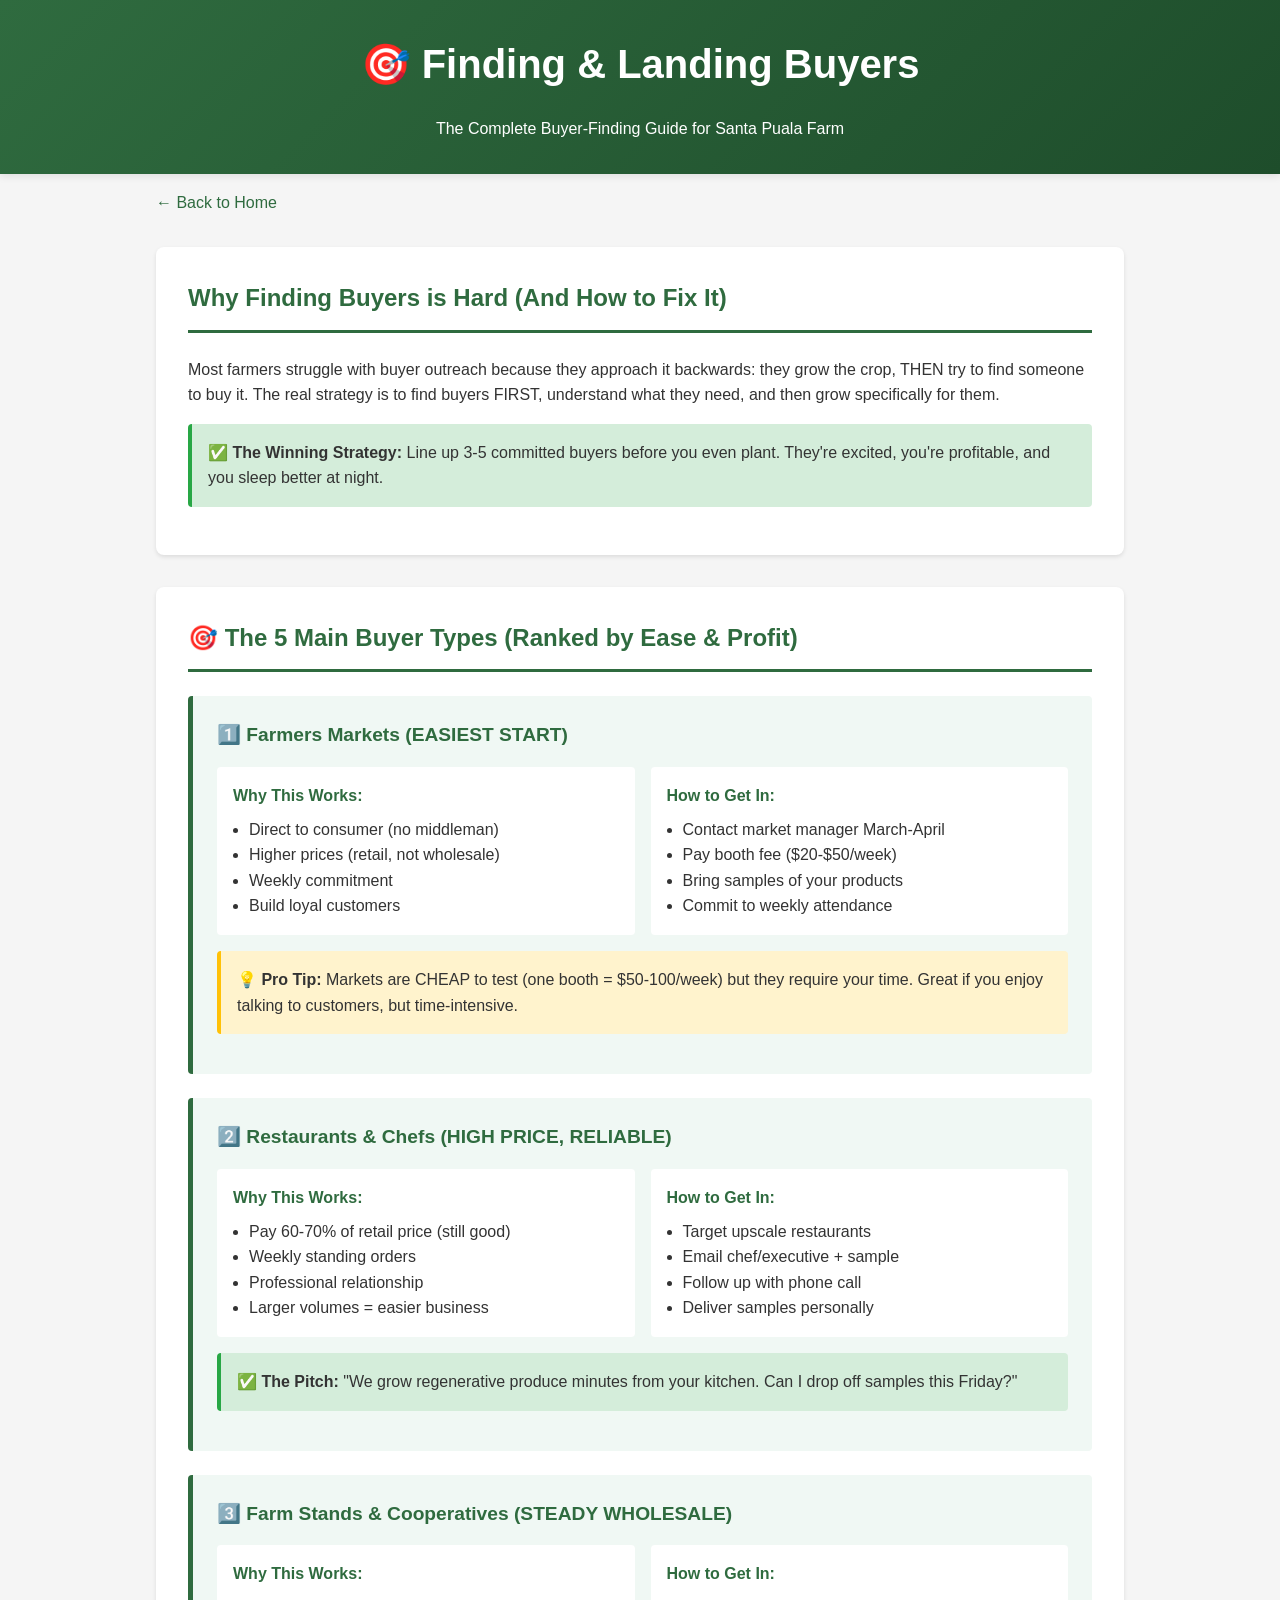
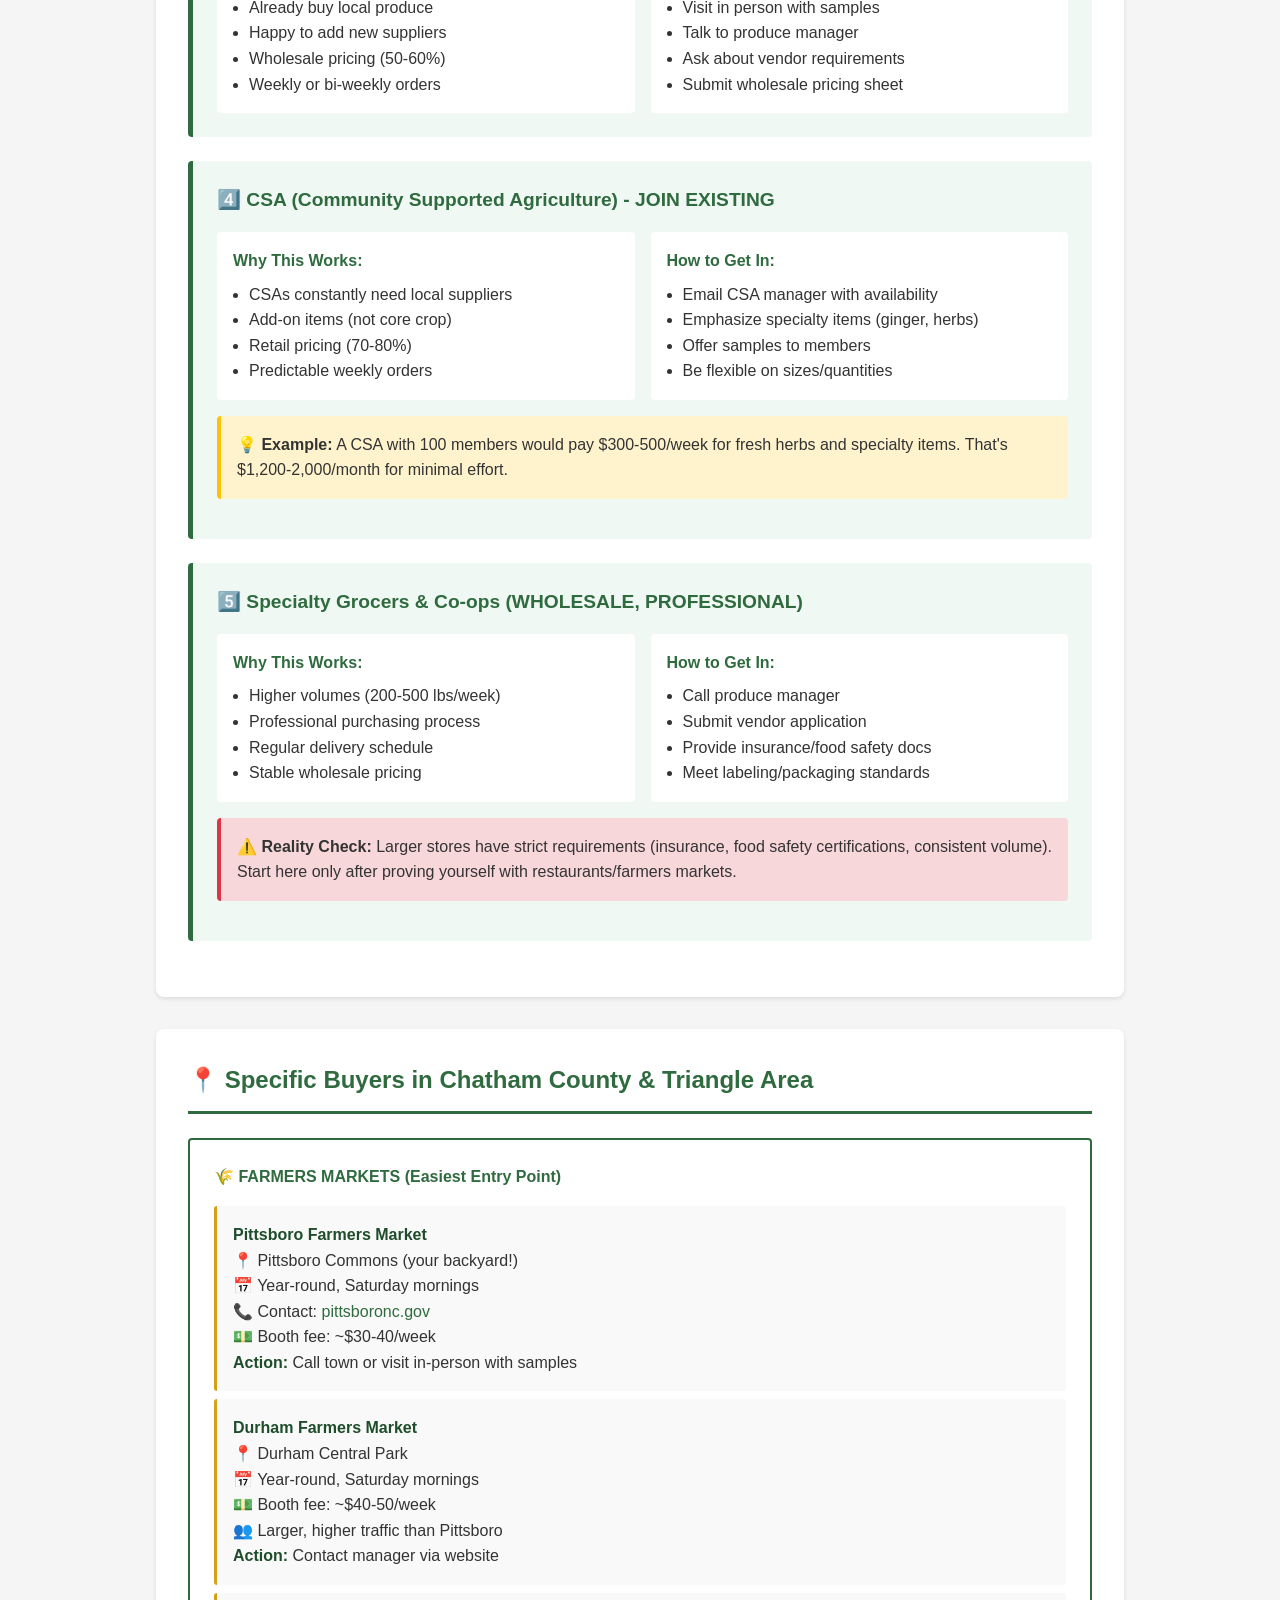
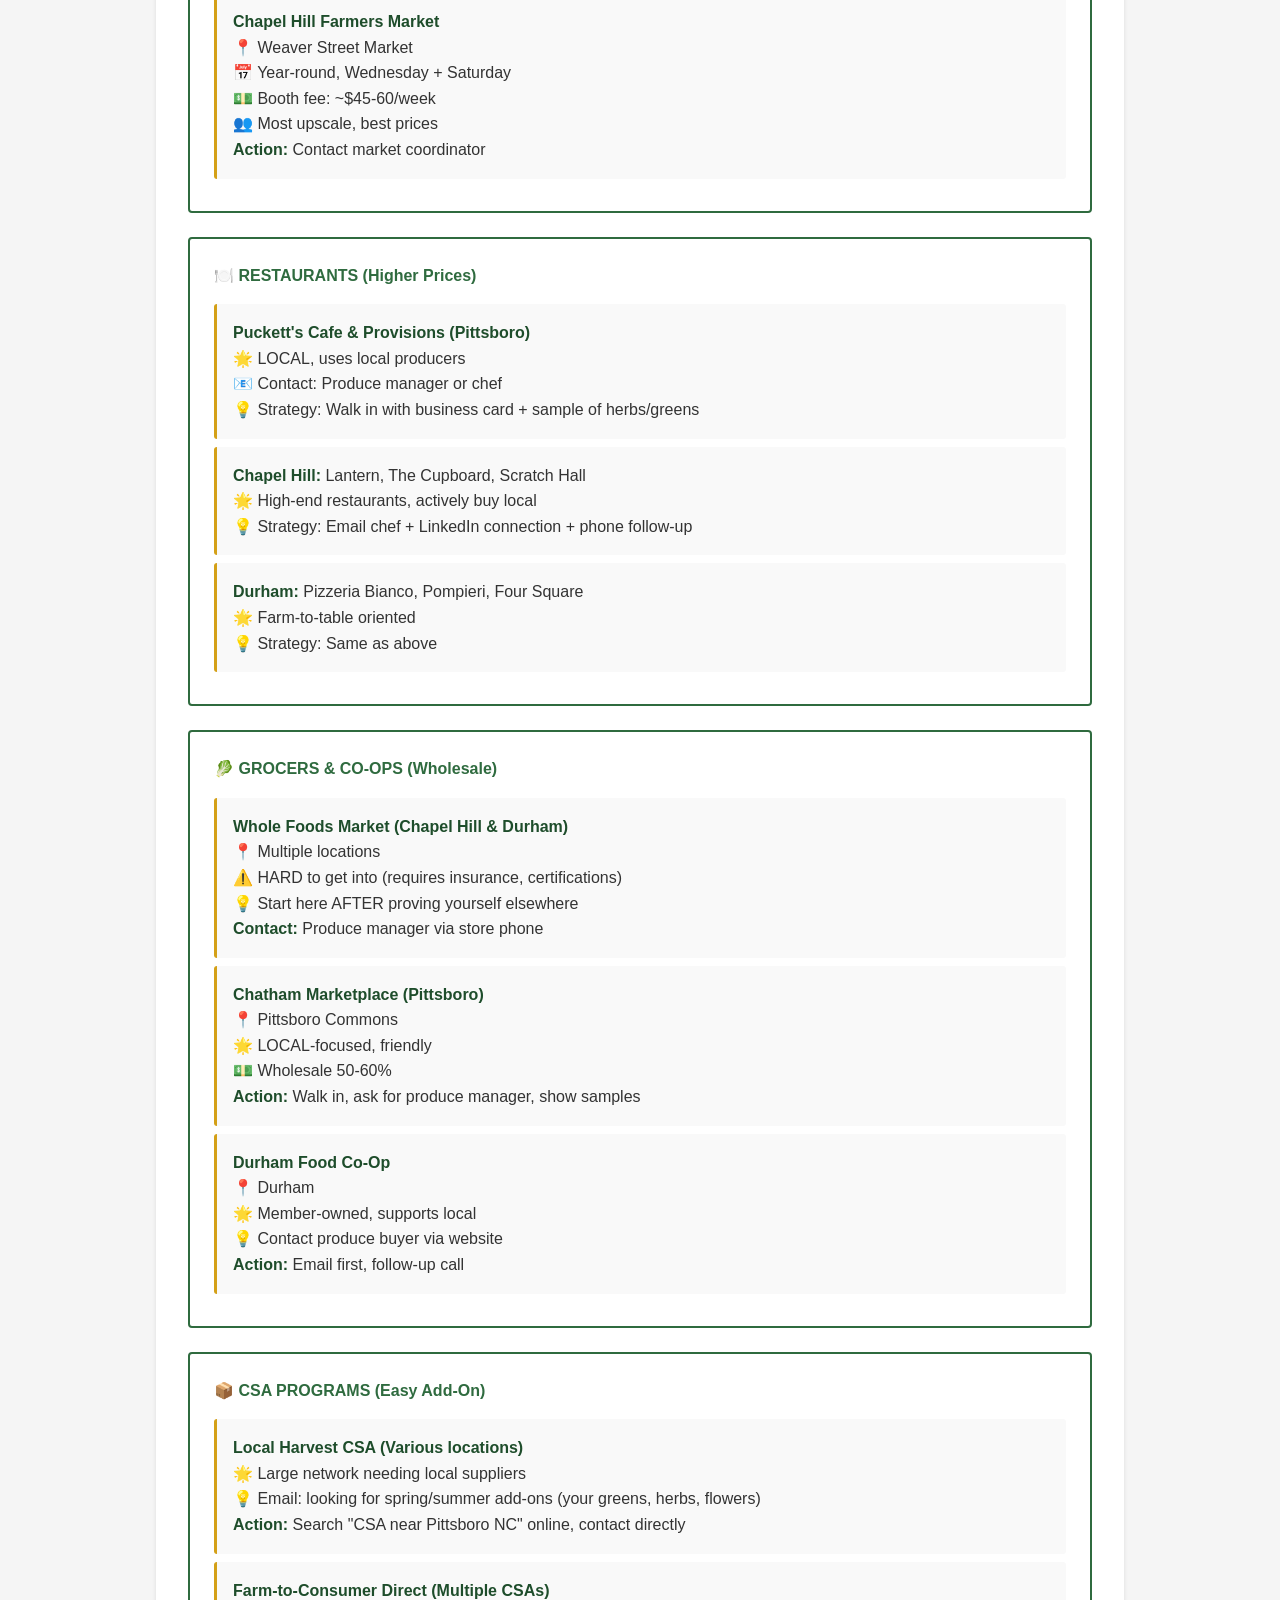
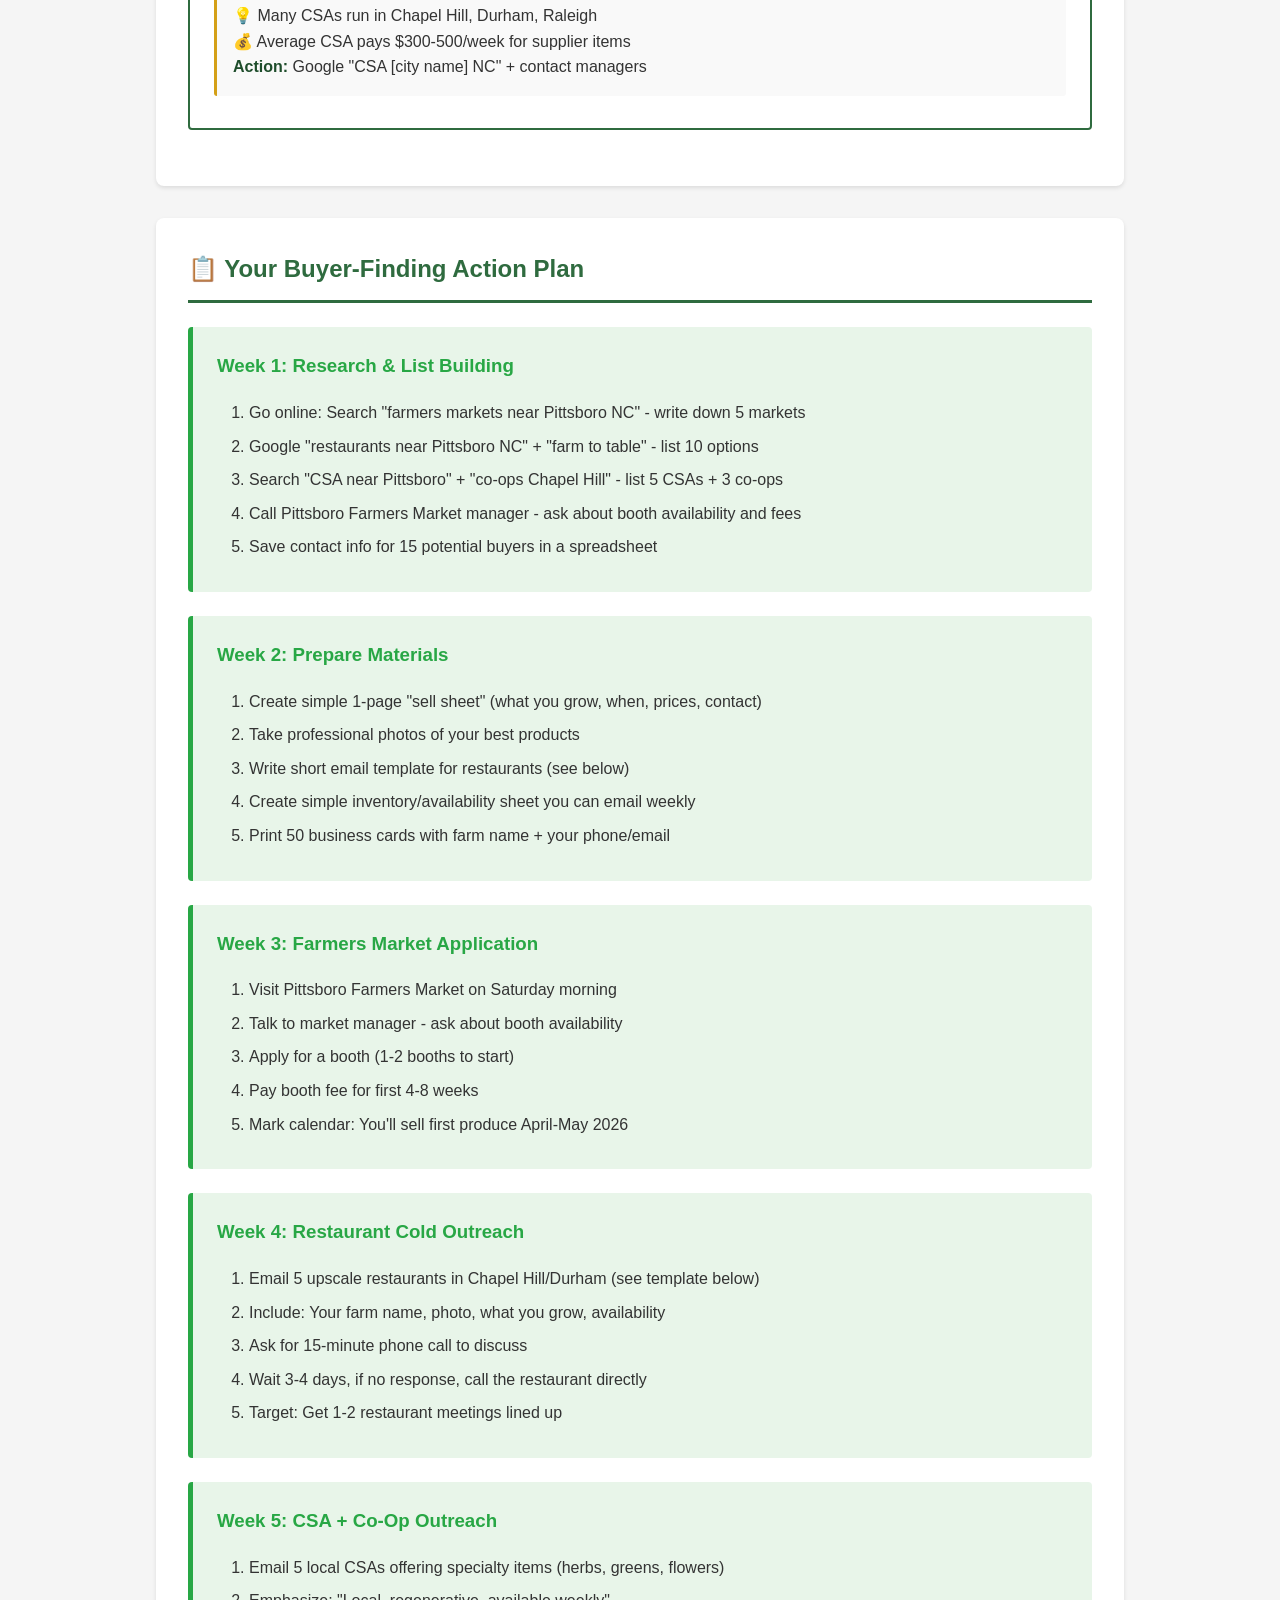
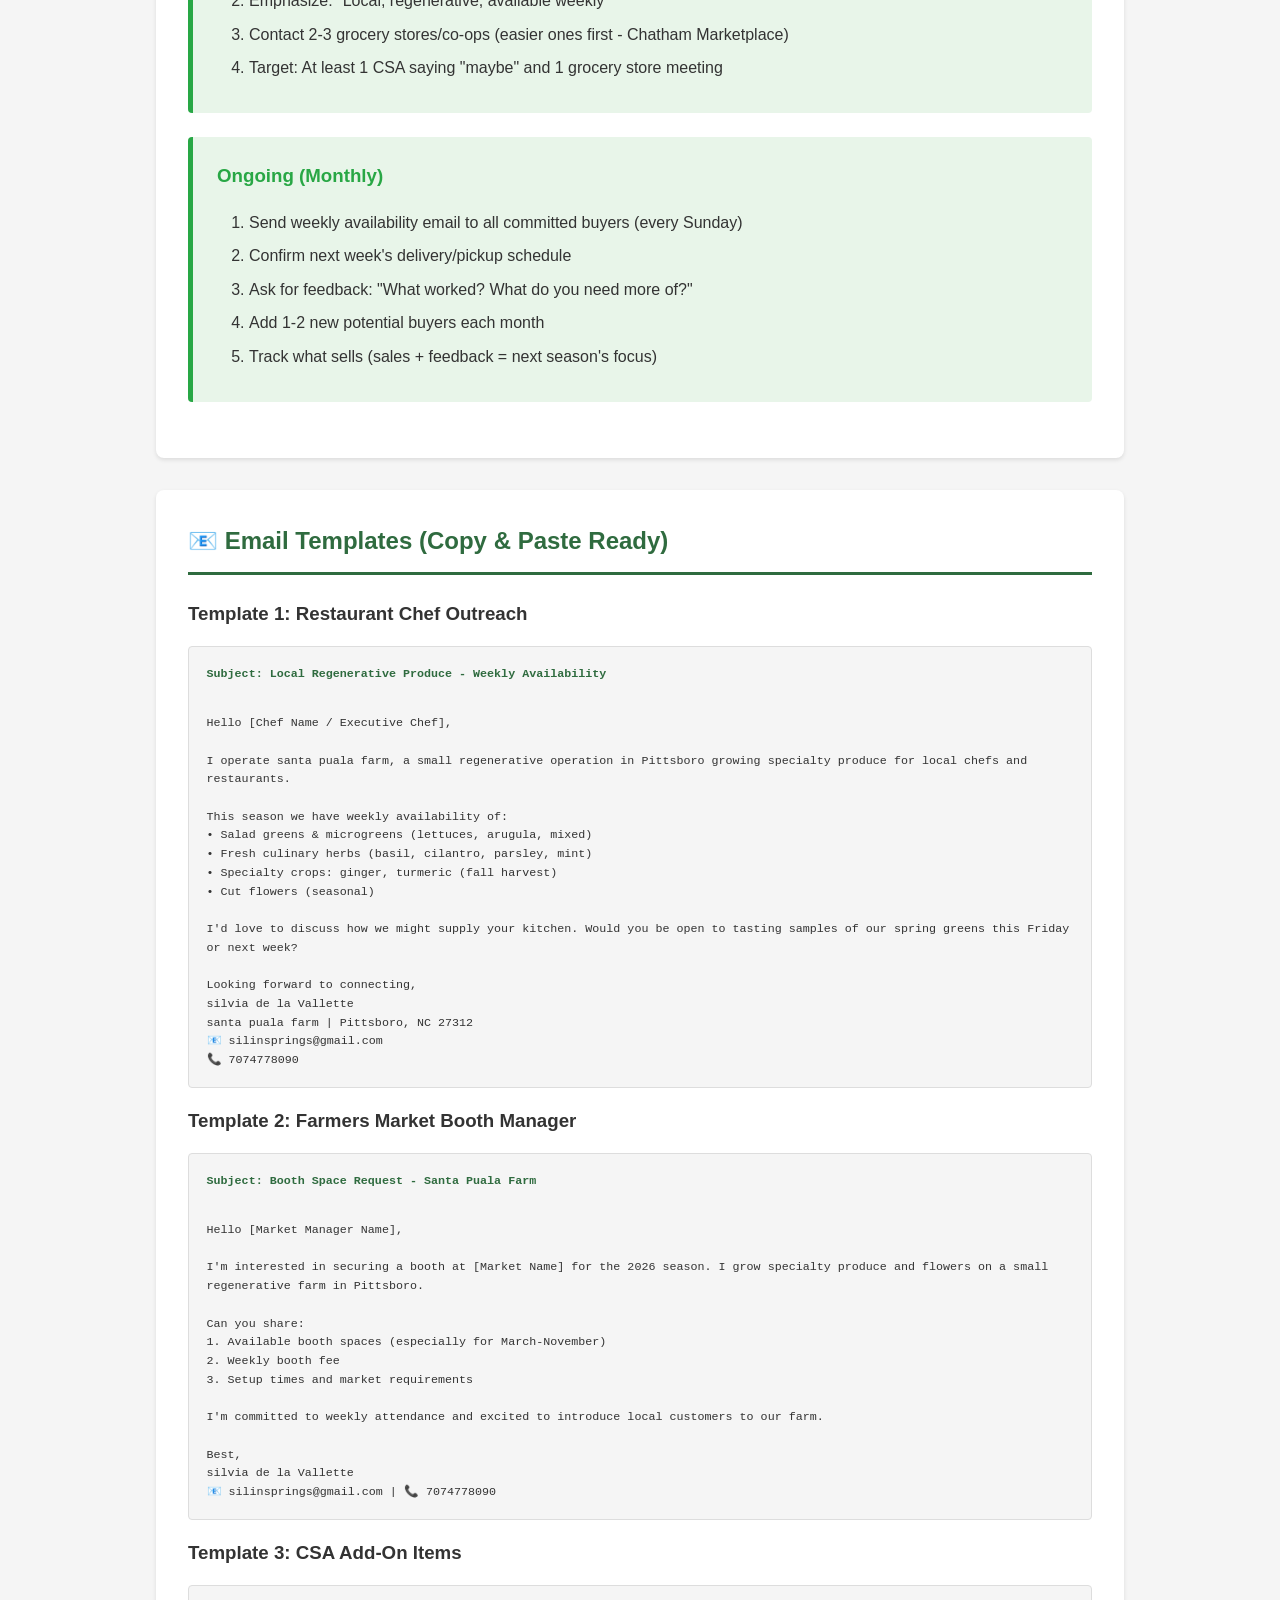
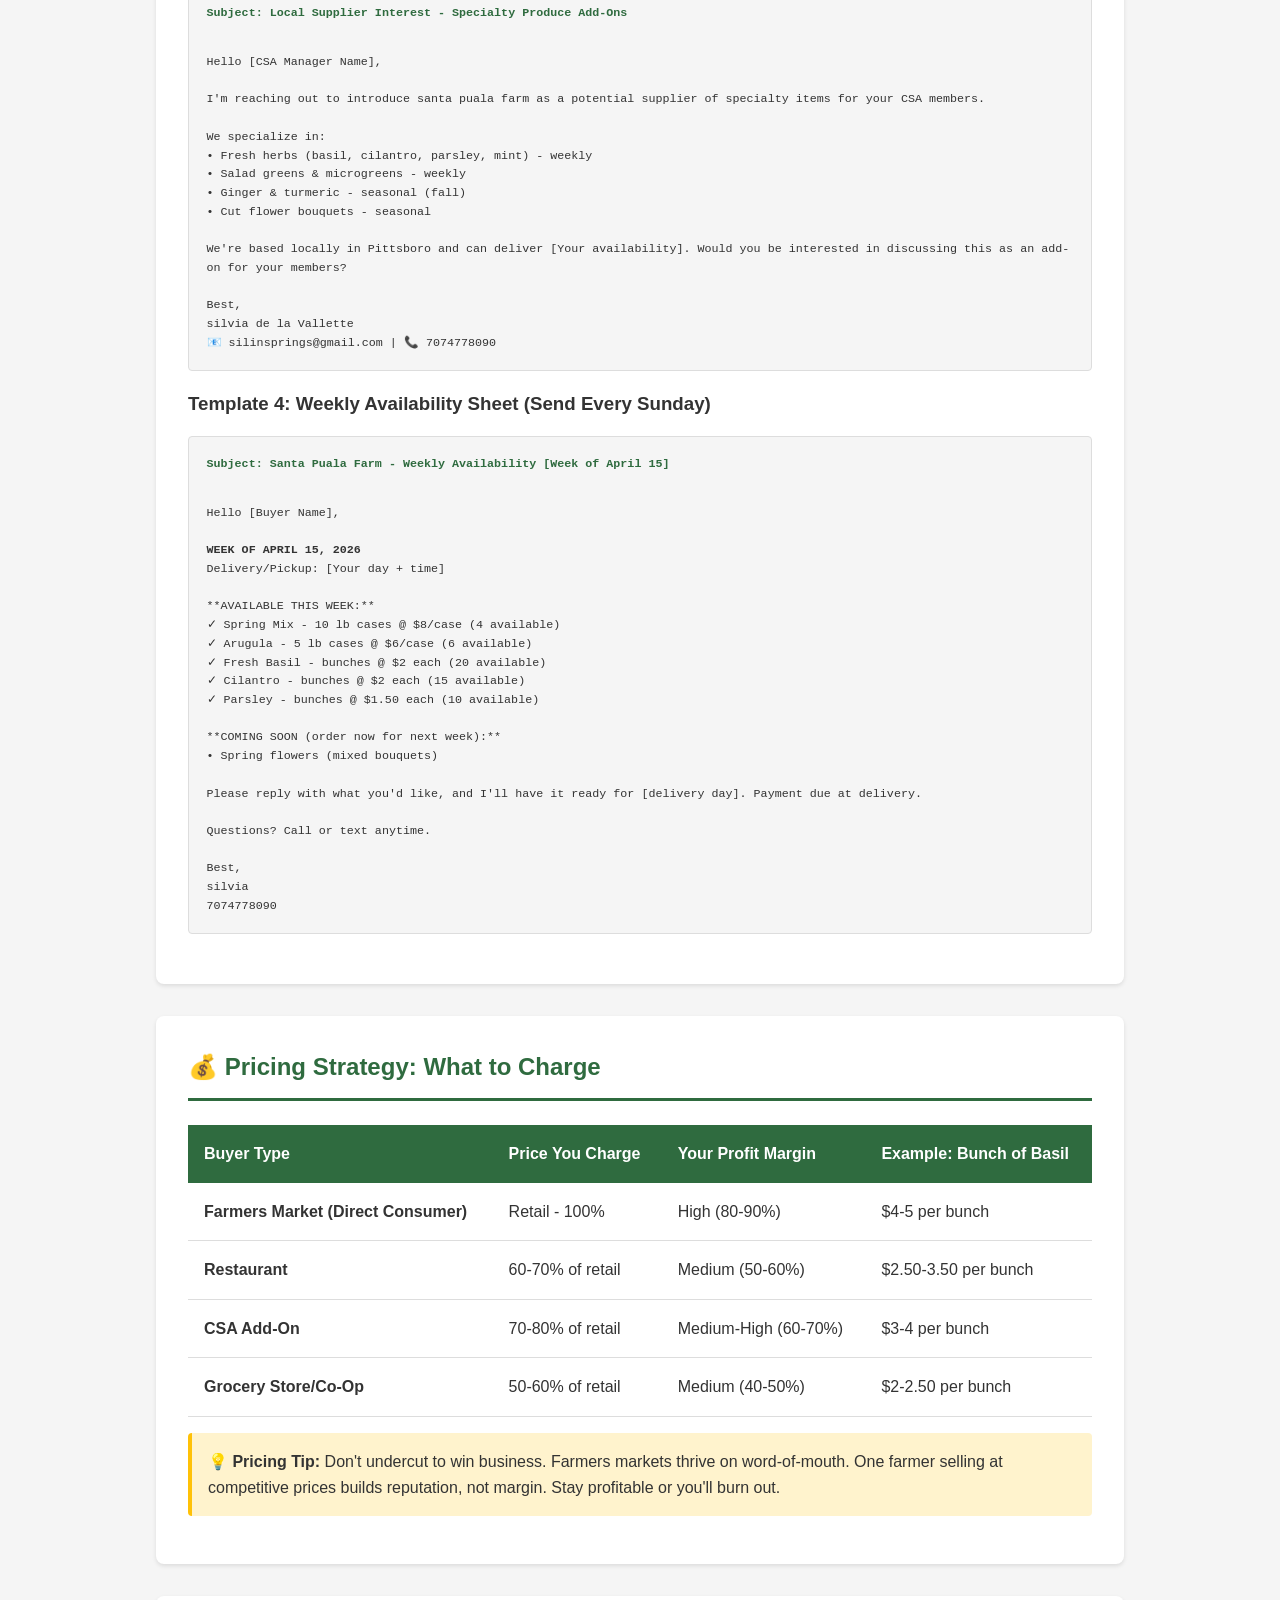
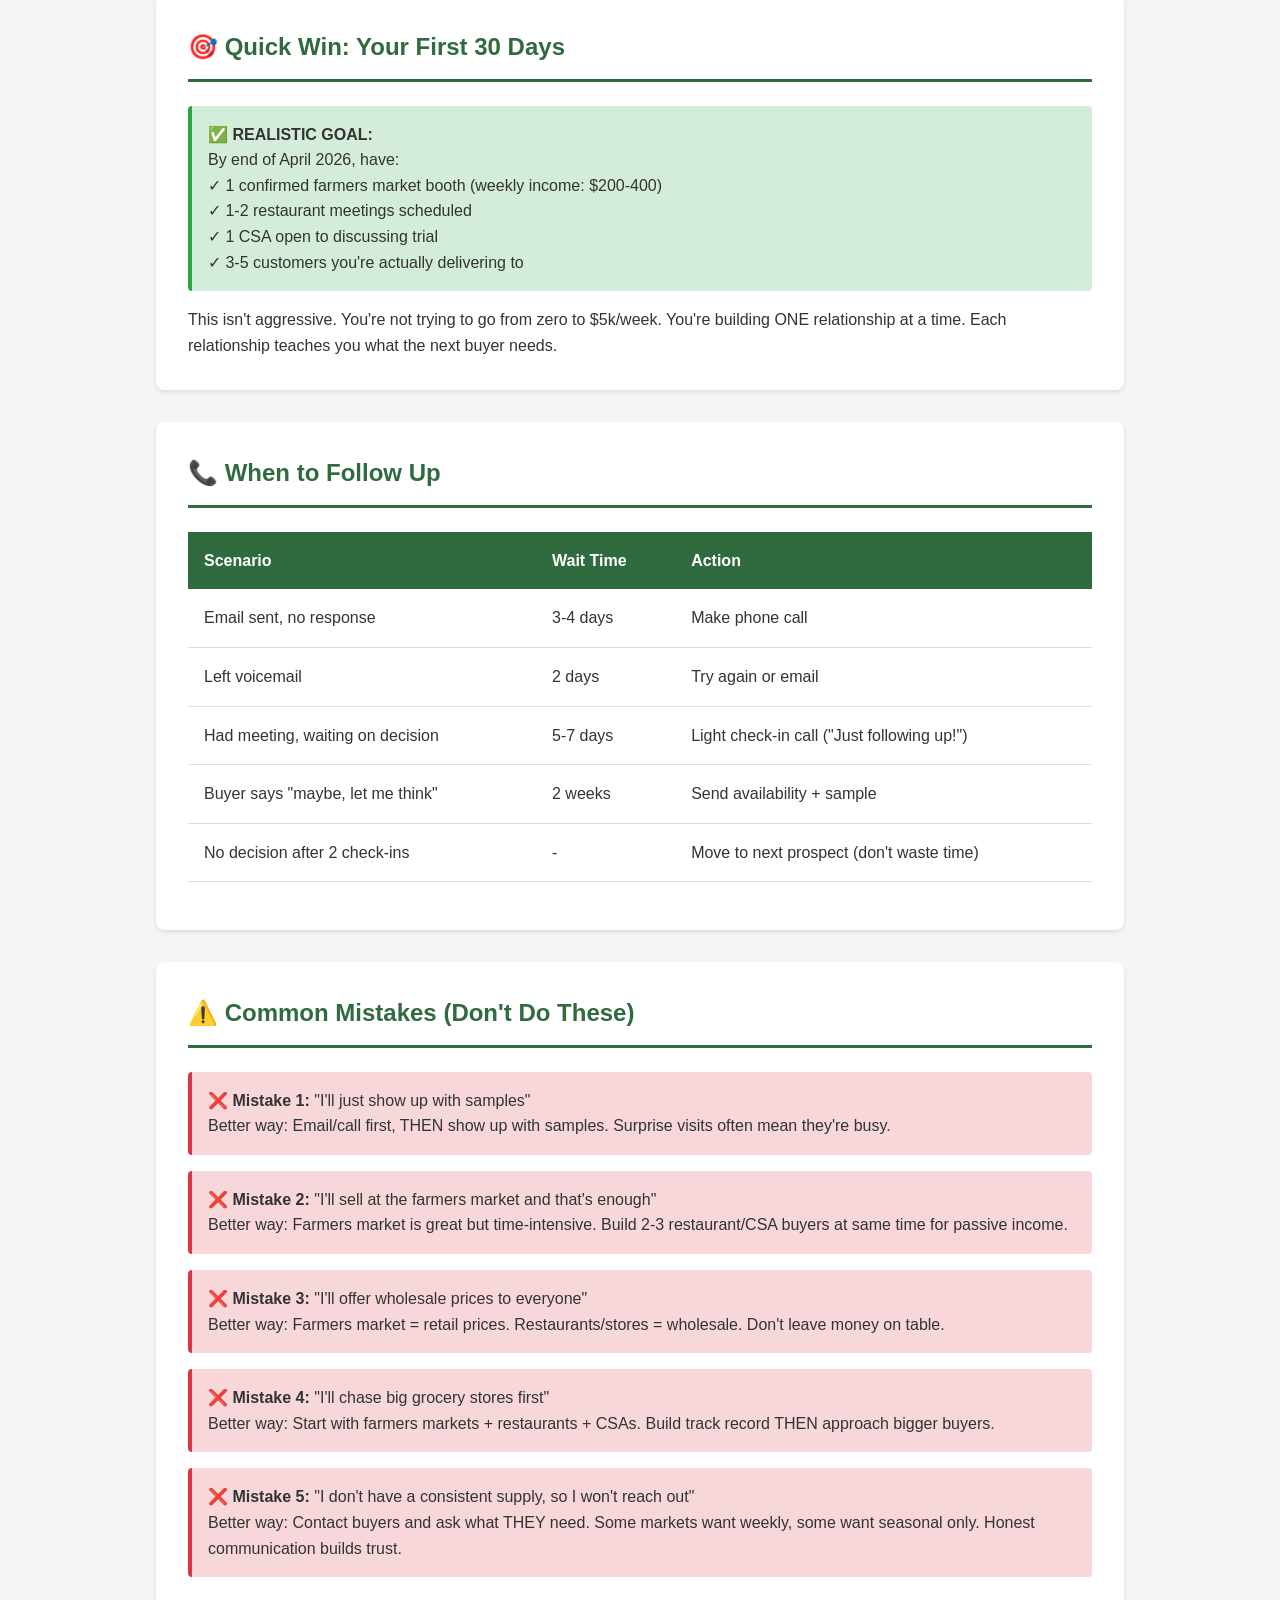
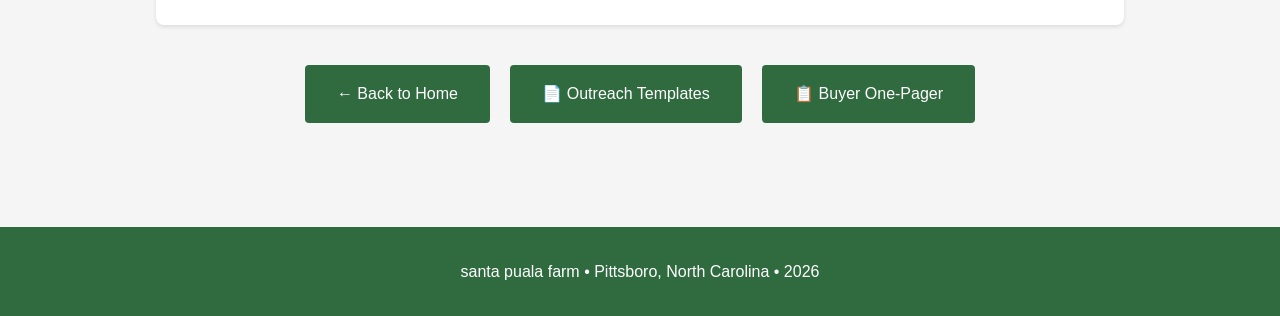
<file: docs/finding-buyers-guide.html>
<!doctype html>
<html lang="en">
<head>
  <meta charset="UTF-8" />
  <meta name="viewport" content="width=device-width, initial-scale=1.0" />
  <title>Finding & Landing Buyers - Complete Guide</title>
  <style>
    * { margin: 0; padding: 0; box-sizing: border-box; }
    body {
      font-family: Arial, Helvetica, sans-serif;
      line-height: 1.6;
      color: #333;
      background: #f5f5f5;
    }
    header {
      background: linear-gradient(135deg, #2f6b3f 0%, #1e4d2b 100%);
      color: white;
      padding: 2em;
      text-align: center;
      box-shadow: 0 2px 8px rgba(0,0,0,0.1);
    }
    header h1 { font-size: 2.5em; margin-bottom: 0.5em; }
    .breadcrumb {
      max-width: 1000px;
      margin: 1em auto;
      padding: 0 1em;
    }
    .breadcrumb a { color: #2f6b3f; text-decoration: none; }
    main {
      max-width: 1000px;
      margin: 0 auto;
      padding: 1em;
    }
    .section {
      background: white;
      padding: 2em;
      margin-bottom: 2em;
      border-radius: 8px;
      box-shadow: 0 2px 4px rgba(0,0,0,0.1);
    }
    .section h2 {
      color: #2f6b3f;
      margin-bottom: 1em;
      border-bottom: 3px solid #2f6b3f;
      padding-bottom: 0.5em;
    }
    .buyer-type {
      background: #f0f8f4;
      border-left: 5px solid #2f6b3f;
      padding: 1.5em;
      margin: 1.5em 0;
      border-radius: 4px;
    }
    .buyer-type h3 {
      color: #2f6b3f;
      margin-bottom: 0.5em;
      font-size: 1.2em;
    }
    .buyer-type-content {
      display: grid;
      grid-template-columns: 1fr 1fr;
      gap: 1em;
      margin-top: 1em;
    }
    .buyer-detail {
      background: white;
      padding: 1em;
      border-radius: 4px;
    }
    .buyer-detail strong { color: #2f6b3f; display: block; margin-bottom: 0.3em; }
    .buyer-list {
      background: white;
      border: 2px solid #2f6b3f;
      padding: 1.5em;
      margin: 1.5em 0;
      border-radius: 4px;
    }
    .buyer-list h4 { color: #2f6b3f; margin-bottom: 1em; }
    .buyer-item {
      padding: 1em;
      margin: 0.5em 0;
      background: #f9f9f9;
      border-left: 3px solid #d4a017;
      border-radius: 3px;
    }
    .buyer-item strong { color: #1e4d2b; }
    .buyer-item a { color: #2f6b3f; text-decoration: none; }
    .buyer-item a:hover { text-decoration: underline; }
    .checklist {
      background: #e8f5e9;
      border-left: 5px solid #28a745;
      padding: 1.5em;
      margin: 1.5em 0;
      border-radius: 4px;
    }
    .checklist h3 { color: #28a745; margin-bottom: 1em; }
    .checklist ol { margin-left: 2em; }
    .checklist li { margin: 0.5em 0; }
    .email-template {
      background: #f5f5f5;
      border: 1px solid #ddd;
      padding: 1.5em;
      margin: 1.5em 0;
      border-radius: 4px;
      font-family: monospace;
      font-size: 0.9em;
    }
    .email-subject {
      color: #2f6b3f;
      font-weight: bold;
      margin-bottom: 1em;
    }
    .tip-box {
      background: #fff3cd;
      border-left: 4px solid #ffc107;
      padding: 1em;
      margin: 1em 0;
      border-radius: 4px;
    }
    .success-box {
      background: #d4edda;
      border-left: 4px solid #28a745;
      padding: 1em;
      margin: 1em 0;
      border-radius: 4px;
    }
    .warning-box {
      background: #f8d7da;
      border-left: 4px solid #dc3545;
      padding: 1em;
      margin: 1em 0;
      border-radius: 4px;
    }
    table {
      width: 100%;
      border-collapse: collapse;
      margin: 1em 0;
      background: white;
    }
    th {
      background: #2f6b3f;
      color: white;
      padding: 1em;
      text-align: left;
    }
    td {
      padding: 1em;
      border-bottom: 1px solid #ddd;
    }
    tr:hover { background: #f9f9f9; }
    .button-group {
      text-align: center;
      margin: 2em 0;
    }
    .button {
      display: inline-block;
      padding: 1em 2em;
      background: #2f6b3f;
      color: white;
      text-decoration: none;
      border-radius: 4px;
      margin: 0.5em;
      transition: background 0.3s;
    }
    .button:hover { background: #1e4d2b; }
    footer {
      background: #2f6b3f;
      color: white;
      text-align: center;
      padding: 2em;
      margin-top: 3em;
    }
  </style>
</head>
<body>
  <header>
    <h1>🎯 Finding & Landing Buyers</h1>
    <p>The Complete Buyer-Finding Guide for Santa Puala Farm</p>
  </header>

  <div class="breadcrumb">
    <a href="index.html">← Back to Home</a>
  </div>

  <main>
    <div class="section">
      <h2>Why Finding Buyers is Hard (And How to Fix It)</h2>
      <p>Most farmers struggle with buyer outreach because they approach it backwards: they grow the crop, THEN try to find someone to buy it. The real strategy is to find buyers FIRST, understand what they need, and then grow specifically for them.</p>
      <div class="success-box">
        <strong>✅ The Winning Strategy:</strong> Line up 3-5 committed buyers before you even plant. They're excited, you're profitable, and you sleep better at night.
      </div>
    </div>

    <div class="section">
      <h2>🎯 The 5 Main Buyer Types (Ranked by Ease & Profit)</h2>

      <div class="buyer-type">
        <h3>1️⃣ Farmers Markets (EASIEST START)</h3>
        <div class="buyer-type-content">
          <div class="buyer-detail">
            <strong>Why This Works:</strong>
            <ul style="margin-left: 1em; margin-top: 0.5em;">
              <li>Direct to consumer (no middleman)</li>
              <li>Higher prices (retail, not wholesale)</li>
              <li>Weekly commitment</li>
              <li>Build loyal customers</li>
            </ul>
          </div>
          <div class="buyer-detail">
            <strong>How to Get In:</strong>
            <ul style="margin-left: 1em; margin-top: 0.5em;">
              <li>Contact market manager March-April</li>
              <li>Pay booth fee ($20-$50/week)</li>
              <li>Bring samples of your products</li>
              <li>Commit to weekly attendance</li>
            </ul>
          </div>
        </div>
        <div class="tip-box">
          <strong>💡 Pro Tip:</strong> Markets are CHEAP to test (one booth = $50-100/week) but they require your time. Great if you enjoy talking to customers, but time-intensive.
        </div>
      </div>

      <div class="buyer-type">
        <h3>2️⃣ Restaurants & Chefs (HIGH PRICE, RELIABLE)</h3>
        <div class="buyer-type-content">
          <div class="buyer-detail">
            <strong>Why This Works:</strong>
            <ul style="margin-left: 1em; margin-top: 0.5em;">
              <li>Pay 60-70% of retail price (still good)</li>
              <li>Weekly standing orders</li>
              <li>Professional relationship</li>
              <li>Larger volumes = easier business</li>
            </ul>
          </div>
          <div class="buyer-detail">
            <strong>How to Get In:</strong>
            <ul style="margin-left: 1em; margin-top: 0.5em;">
              <li>Target upscale restaurants</li>
              <li>Email chef/executive + sample</li>
              <li>Follow up with phone call</li>
              <li>Deliver samples personally</li>
            </ul>
          </div>
        </div>
        <div class="success-box">
          <strong>✅ The Pitch:</strong> "We grow regenerative produce minutes from your kitchen. Can I drop off samples this Friday?"
        </div>
      </div>

      <div class="buyer-type">
        <h3>3️⃣ Farm Stands & Cooperatives (STEADY WHOLESALE)</h3>
        <div class="buyer-type-content">
          <div class="buyer-detail">
            <strong>Why This Works:</strong>
            <ul style="margin-left: 1em; margin-top: 0.5em;">
              <li>Already buy local produce</li>
              <li>Happy to add new suppliers</li>
              <li>Wholesale pricing (50-60%)</li>
              <li>Weekly or bi-weekly orders</li>
            </ul>
          </div>
          <div class="buyer-detail">
            <strong>How to Get In:</strong>
            <ul style="margin-left: 1em; margin-top: 0.5em;">
              <li>Visit in person with samples</li>
              <li>Talk to produce manager</li>
              <li>Ask about vendor requirements</li>
              <li>Submit wholesale pricing sheet</li>
            </ul>
          </div>
        </div>
      </div>

      <div class="buyer-type">
        <h3>4️⃣ CSA (Community Supported Agriculture) - JOIN EXISTING</h3>
        <div class="buyer-type-content">
          <div class="buyer-detail">
            <strong>Why This Works:</strong>
            <ul style="margin-left: 1em; margin-top: 0.5em;">
              <li>CSAs constantly need local suppliers</li>
              <li>Add-on items (not core crop)</li>
              <li>Retail pricing (70-80%)</li>
              <li>Predictable weekly orders</li>
            </ul>
          </div>
          <div class="buyer-detail">
            <strong>How to Get In:</strong>
            <ul style="margin-left: 1em; margin-top: 0.5em;">
              <li>Email CSA manager with availability</li>
              <li>Emphasize specialty items (ginger, herbs)</li>
              <li>Offer samples to members</li>
              <li>Be flexible on sizes/quantities</li>
            </ul>
          </div>
        </div>
        <div class="tip-box">
          <strong>💡 Example:</strong> A CSA with 100 members would pay $300-500/week for fresh herbs and specialty items. That's $1,200-2,000/month for minimal effort.
        </div>
      </div>

      <div class="buyer-type">
        <h3>5️⃣ Specialty Grocers & Co-ops (WHOLESALE, PROFESSIONAL)</h3>
        <div class="buyer-type-content">
          <div class="buyer-detail">
            <strong>Why This Works:</strong>
            <ul style="margin-left: 1em; margin-top: 0.5em;">
              <li>Higher volumes (200-500 lbs/week)</li>
              <li>Professional purchasing process</li>
              <li>Regular delivery schedule</li>
              <li>Stable wholesale pricing</li>
            </ul>
          </div>
          <div class="buyer-detail">
            <strong>How to Get In:</strong>
            <ul style="margin-left: 1em; margin-top: 0.5em;">
              <li>Call produce manager</li>
              <li>Submit vendor application</li>
              <li>Provide insurance/food safety docs</li>
              <li>Meet labeling/packaging standards</li>
            </ul>
          </div>
        </div>
        <div class="warning-box">
          <strong>⚠️ Reality Check:</strong> Larger stores have strict requirements (insurance, food safety certifications, consistent volume). Start here only after proving yourself with restaurants/farmers markets.
        </div>
      </div>
    </div>

    <div class="section">
      <h2>📍 Specific Buyers in Chatham County & Triangle Area</h2>

      <div class="buyer-list">
        <h4>🌾 FARMERS MARKETS (Easiest Entry Point)</h4>
        <div class="buyer-item">
          <strong>Pittsboro Farmers Market</strong><br/>
          📍 Pittsboro Commons (your backyard!)<br/>
          📅 Year-round, Saturday mornings<br/>
          📞 Contact: <a href="https://www.pittsboronc.gov/parks-recreation/farmers-market" target="_blank">pittsboronc.gov</a><br/>
          💵 Booth fee: ~$30-40/week<br/>
          <strong>Action:</strong> Call town or visit in-person with samples
        </div>
        <div class="buyer-item">
          <strong>Durham Farmers Market</strong><br/>
          📍 Durham Central Park<br/>
          📅 Year-round, Saturday mornings<br/>
          💵 Booth fee: ~$40-50/week<br/>
          👥 Larger, higher traffic than Pittsboro<br/>
          <strong>Action:</strong> Contact manager via website
        </div>
        <div class="buyer-item">
          <strong>Chapel Hill Farmers Market</strong><br/>
          📍 Weaver Street Market<br/>
          📅 Year-round, Wednesday + Saturday<br/>
          💵 Booth fee: ~$45-60/week<br/>
          👥 Most upscale, best prices<br/>
          <strong>Action:</strong> Contact market coordinator
        </div>
      </div>

      <div class="buyer-list">
        <h4>🍽️ RESTAURANTS (Higher Prices)</h4>
        <div class="buyer-item">
          <strong>Puckett's Cafe & Provisions (Pittsboro)</strong><br/>
          🌟 LOCAL, uses local producers<br/>
          📧 Contact: Produce manager or chef<br/>
          💡 Strategy: Walk in with business card + sample of herbs/greens
        </div>
        <div class="buyer-item">
          <strong>Chapel Hill:</strong> Lantern, The Cupboard, Scratch Hall<br/>
          🌟 High-end restaurants, actively buy local<br/>
          💡 Strategy: Email chef + LinkedIn connection + phone follow-up
        </div>
        <div class="buyer-item">
          <strong>Durham:</strong> Pizzeria Bianco, Pompieri, Four Square<br/>
          🌟 Farm-to-table oriented<br/>
          💡 Strategy: Same as above
        </div>
      </div>

      <div class="buyer-list">
        <h4>🥬 GROCERS & CO-OPS (Wholesale)</h4>
        <div class="buyer-item">
          <strong>Whole Foods Market (Chapel Hill & Durham)</strong><br/>
          📍 Multiple locations<br/>
          ⚠️ HARD to get into (requires insurance, certifications)<br/>
          💡 Start here AFTER proving yourself elsewhere<br/>
          <strong>Contact:</strong> Produce manager via store phone
        </div>
        <div class="buyer-item">
          <strong>Chatham Marketplace (Pittsboro)</strong><br/>
          📍 Pittsboro Commons<br/>
          🌟 LOCAL-focused, friendly<br/>
          💵 Wholesale 50-60%<br/>
          <strong>Action:</strong> Walk in, ask for produce manager, show samples
        </div>
        <div class="buyer-item">
          <strong>Durham Food Co-Op</strong><br/>
          📍 Durham<br/>
          🌟 Member-owned, supports local<br/>
          💡 Contact produce buyer via website<br/>
          <strong>Action:</strong> Email first, follow-up call
        </div>
      </div>

      <div class="buyer-list">
        <h4>📦 CSA PROGRAMS (Easy Add-On)</h4>
        <div class="buyer-item">
          <strong>Local Harvest CSA (Various locations)</strong><br/>
          🌟 Large network needing local suppliers<br/>
          💡 Email: looking for spring/summer add-ons (your greens, herbs, flowers)<br/>
          <strong>Action:</strong> Search "CSA near Pittsboro NC" online, contact directly
        </div>
        <div class="buyer-item">
          <strong>Farm-to-Consumer Direct (Multiple CSAs)</strong><br/>
          💡 Many CSAs run in Chapel Hill, Durham, Raleigh<br/>
          💰 Average CSA pays $300-500/week for supplier items<br/>
          <strong>Action:</strong> Google "CSA [city name] NC" + contact managers
        </div>
      </div>
    </div>

    <div class="section">
      <h2>📋 Your Buyer-Finding Action Plan</h2>

      <div class="checklist">
        <h3>Week 1: Research & List Building</h3>
        <ol>
          <li>Go online: Search "farmers markets near Pittsboro NC" - write down 5 markets</li>
          <li>Google "restaurants near Pittsboro NC" + "farm to table" - list 10 options</li>
          <li>Search "CSA near Pittsboro" + "co-ops Chapel Hill" - list 5 CSAs + 3 co-ops</li>
          <li>Call Pittsboro Farmers Market manager - ask about booth availability and fees</li>
          <li>Save contact info for 15 potential buyers in a spreadsheet</li>
        </ol>
      </div>

      <div class="checklist">
        <h3>Week 2: Prepare Materials</h3>
        <ol>
          <li>Create simple 1-page "sell sheet" (what you grow, when, prices, contact)</li>
          <li>Take professional photos of your best products</li>
          <li>Write short email template for restaurants (see below)</li>
          <li>Create simple inventory/availability sheet you can email weekly</li>
          <li>Print 50 business cards with farm name + your phone/email</li>
        </ol>
      </div>

      <div class="checklist">
        <h3>Week 3: Farmers Market Application</h3>
        <ol>
          <li>Visit Pittsboro Farmers Market on Saturday morning</li>
          <li>Talk to market manager - ask about booth availability</li>
          <li>Apply for a booth (1-2 booths to start)</li>
          <li>Pay booth fee for first 4-8 weeks</li>
          <li>Mark calendar: You'll sell first produce April-May 2026</li>
        </ol>
      </div>

      <div class="checklist">
        <h3>Week 4: Restaurant Cold Outreach</h3>
        <ol>
          <li>Email 5 upscale restaurants in Chapel Hill/Durham (see template below)</li>
          <li>Include: Your farm name, photo, what you grow, availability</li>
          <li>Ask for 15-minute phone call to discuss</li>
          <li>Wait 3-4 days, if no response, call the restaurant directly</li>
          <li>Target: Get 1-2 restaurant meetings lined up</li>
        </ol>
      </div>

      <div class="checklist">
        <h3>Week 5: CSA + Co-Op Outreach</h3>
        <ol>
          <li>Email 5 local CSAs offering specialty items (herbs, greens, flowers)</li>
          <li>Emphasize: "Local, regenerative, available weekly"</li>
          <li>Contact 2-3 grocery stores/co-ops (easier ones first - Chatham Marketplace)</li>
          <li>Target: At least 1 CSA saying "maybe" and 1 grocery store meeting</li>
        </ol>
      </div>

      <div class="checklist">
        <h3>Ongoing (Monthly)</h3>
        <ol>
          <li>Send weekly availability email to all committed buyers (every Sunday)</li>
          <li>Confirm next week's delivery/pickup schedule</li>
          <li>Ask for feedback: "What worked? What do you need more of?"</li>
          <li>Add 1-2 new potential buyers each month</li>
          <li>Track what sells (sales + feedback = next season's focus)</li>
        </ol>
      </div>
    </div>

    <div class="section">
      <h2>📧 Email Templates (Copy & Paste Ready)</h2>

      <h3>Template 1: Restaurant Chef Outreach</h3>
      <div class="email-template">
        <div class="email-subject">Subject: Local Regenerative Produce - Weekly Availability</div>
        <br/>
        Hello [Chef Name / Executive Chef],<br/>
        <br/>
        I operate santa puala farm, a small regenerative operation in Pittsboro growing specialty produce for local chefs and restaurants.<br/>
        <br/>
        This season we have weekly availability of:<br/>
        • Salad greens & microgreens (lettuces, arugula, mixed)<br/>
        • Fresh culinary herbs (basil, cilantro, parsley, mint)<br/>
        • Specialty crops: ginger, turmeric (fall harvest)<br/>
        • Cut flowers (seasonal)<br/>
        <br/>
        I'd love to discuss how we might supply your kitchen. Would you be open to tasting samples of our spring greens this Friday or next week?<br/>
        <br/>
        Looking forward to connecting,<br/>
        silvia de la Vallette<br/>
        santa puala farm | Pittsboro, NC 27312<br/>
        📧 silinsprings@gmail.com<br/>
        📞 7074778090
      </div>

      <h3>Template 2: Farmers Market Booth Manager</h3>
      <div class="email-template">
        <div class="email-subject">Subject: Booth Space Request - Santa Puala Farm</div>
        <br/>
        Hello [Market Manager Name],<br/>
        <br/>
        I'm interested in securing a booth at [Market Name] for the 2026 season. I grow specialty produce and flowers on a small regenerative farm in Pittsboro.<br/>
        <br/>
        Can you share:<br/>
        1. Available booth spaces (especially for March-November)<br/>
        2. Weekly booth fee<br/>
        3. Setup times and market requirements<br/>
        <br/>
        I'm committed to weekly attendance and excited to introduce local customers to our farm.<br/>
        <br/>
        Best,<br/>
        silvia de la Vallette<br/>
        📧 silinsprings@gmail.com | 📞 7074778090
      </div>

      <h3>Template 3: CSA Add-On Items</h3>
      <div class="email-template">
        <div class="email-subject">Subject: Local Supplier Interest - Specialty Produce Add-Ons</div>
        <br/>
        Hello [CSA Manager Name],<br/>
        <br/>
        I'm reaching out to introduce santa puala farm as a potential supplier of specialty items for your CSA members.<br/>
        <br/>
        We specialize in:<br/>
        • Fresh herbs (basil, cilantro, parsley, mint) - weekly<br/>
        • Salad greens & microgreens - weekly<br/>
        • Ginger & turmeric - seasonal (fall)<br/>
        • Cut flower bouquets - seasonal<br/>
        <br/>
        We're based locally in Pittsboro and can deliver [Your availability]. Would you be interested in discussing this as an add-on for your members?<br/>
        <br/>
        Best,<br/>
        silvia de la Vallette<br/>
        📧 silinsprings@gmail.com | 📞 7074778090
      </div>

      <h3>Template 4: Weekly Availability Sheet (Send Every Sunday)</h3>
      <div class="email-template">
        <div class="email-subject">Subject: Santa Puala Farm - Weekly Availability [Week of April 15]</div>
        <br/>
        Hello [Buyer Name],<br/>
        <br/>
        <strong>WEEK OF APRIL 15, 2026</strong><br/>
        Delivery/Pickup: [Your day + time]<br/>
        <br/>
        **AVAILABLE THIS WEEK:**<br/>
        ✓ Spring Mix - 10 lb cases @ $8/case (4 available)<br/>
        ✓ Arugula - 5 lb cases @ $6/case (6 available)<br/>
        ✓ Fresh Basil - bunches @ $2 each (20 available)<br/>
        ✓ Cilantro - bunches @ $2 each (15 available)<br/>
        ✓ Parsley - bunches @ $1.50 each (10 available)<br/>
        <br/>
        **COMING SOON (order now for next week):**<br/>
        • Spring flowers (mixed bouquets)<br/>
        <br/>
        Please reply with what you'd like, and I'll have it ready for [delivery day]. Payment due at delivery.<br/>
        <br/>
        Questions? Call or text anytime.<br/>
        <br/>
        Best,<br/>
        silvia<br/>
        7074778090
      </div>
    </div>

    <div class="section">
      <h2>💰 Pricing Strategy: What to Charge</h2>

      <table>
        <thead>
          <tr>
            <th>Buyer Type</th>
            <th>Price You Charge</th>
            <th>Your Profit Margin</th>
            <th>Example: Bunch of Basil</th>
          </tr>
        </thead>
        <tbody>
          <tr>
            <td><strong>Farmers Market (Direct Consumer)</strong></td>
            <td>Retail - 100%</td>
            <td>High (80-90%)</td>
            <td>$4-5 per bunch</td>
          </tr>
          <tr>
            <td><strong>Restaurant</strong></td>
            <td>60-70% of retail</td>
            <td>Medium (50-60%)</td>
            <td>$2.50-3.50 per bunch</td>
          </tr>
          <tr>
            <td><strong>CSA Add-On</strong></td>
            <td>70-80% of retail</td>
            <td>Medium-High (60-70%)</td>
            <td>$3-4 per bunch</td>
          </tr>
          <tr>
            <td><strong>Grocery Store/Co-Op</strong></td>
            <td>50-60% of retail</td>
            <td>Medium (40-50%)</td>
            <td>$2-2.50 per bunch</td>
          </tr>
        </tbody>
      </table>

      <div class="tip-box">
        <strong>💡 Pricing Tip:</strong> Don't undercut to win business. Farmers markets thrive on word-of-mouth. One farmer selling at competitive prices builds reputation, not margin. Stay profitable or you'll burn out.
      </div>
    </div>

    <div class="section">
      <h2>🎯 Quick Win: Your First 30 Days</h2>

      <div class="success-box">
        <strong>✅ REALISTIC GOAL:</strong><br/>
        By end of April 2026, have:<br/>
        ✓ 1 confirmed farmers market booth (weekly income: $200-400)<br/>
        ✓ 1-2 restaurant meetings scheduled<br/>
        ✓ 1 CSA open to discussing trial<br/>
        ✓ 3-5 customers you're actually delivering to
      </div>

      <p style="margin-top: 1em;">This isn't aggressive. You're not trying to go from zero to $5k/week. You're building ONE relationship at a time. Each relationship teaches you what the next buyer needs.</p>
    </div>

    <div class="section">
      <h2>📞 When to Follow Up</h2>

      <table>
        <thead>
          <tr>
            <th>Scenario</th>
            <th>Wait Time</th>
            <th>Action</th>
          </tr>
        </thead>
        <tbody>
          <tr>
            <td>Email sent, no response</td>
            <td>3-4 days</td>
            <td>Make phone call</td>
          </tr>
          <tr>
            <td>Left voicemail</td>
            <td>2 days</td>
            <td>Try again or email</td>
          </tr>
          <tr>
            <td>Had meeting, waiting on decision</td>
            <td>5-7 days</td>
            <td>Light check-in call ("Just following up!")</td>
          </tr>
          <tr>
            <td>Buyer says "maybe, let me think"</td>
            <td>2 weeks</td>
            <td>Send availability + sample</td>
          </tr>
          <tr>
            <td>No decision after 2 check-ins</td>
            <td>-</td>
            <td>Move to next prospect (don't waste time)</td>
          </tr>
        </tbody>
      </table>
    </div>

    <div class="section">
      <h2>⚠️ Common Mistakes (Don't Do These)</h2>

      <div class="warning-box">
        <strong>❌ Mistake 1:</strong> "I'll just show up with samples"<br/>
        Better way: Email/call first, THEN show up with samples. Surprise visits often mean they're busy.
      </div>

      <div class="warning-box">
        <strong>❌ Mistake 2:</strong> "I'll sell at the farmers market and that's enough"<br/>
        Better way: Farmers market is great but time-intensive. Build 2-3 restaurant/CSA buyers at same time for passive income.
      </div>

      <div class="warning-box">
        <strong>❌ Mistake 3:</strong> "I'll offer wholesale prices to everyone"<br/>
        Better way: Farmers market = retail prices. Restaurants/stores = wholesale. Don't leave money on table.
      </div>

      <div class="warning-box">
        <strong>❌ Mistake 4:</strong> "I'll chase big grocery stores first"<br/>
        Better way: Start with farmers markets + restaurants + CSAs. Build track record THEN approach bigger buyers.
      </div>

      <div class="warning-box">
        <strong>❌ Mistake 5:</strong> "I don't have a consistent supply, so I won't reach out"<br/>
        Better way: Contact buyers and ask what THEY need. Some markets want weekly, some want seasonal only. Honest communication builds trust.
      </div>
    </div>

    <div class="button-group">
      <a href="index.html" class="button">← Back to Home</a>
      <a href="Buyer_Outreach_Templates.md" class="button" target="_blank">📄 Outreach Templates</a>
      <a href="Buyer_OnePager_27312.md" class="button" target="_blank">📋 Buyer One-Pager</a>
    </div>
  </main>

  <footer>
    santa puala farm • Pittsboro, North Carolina • 2026
  </footer>
</body>
</html>
</file>
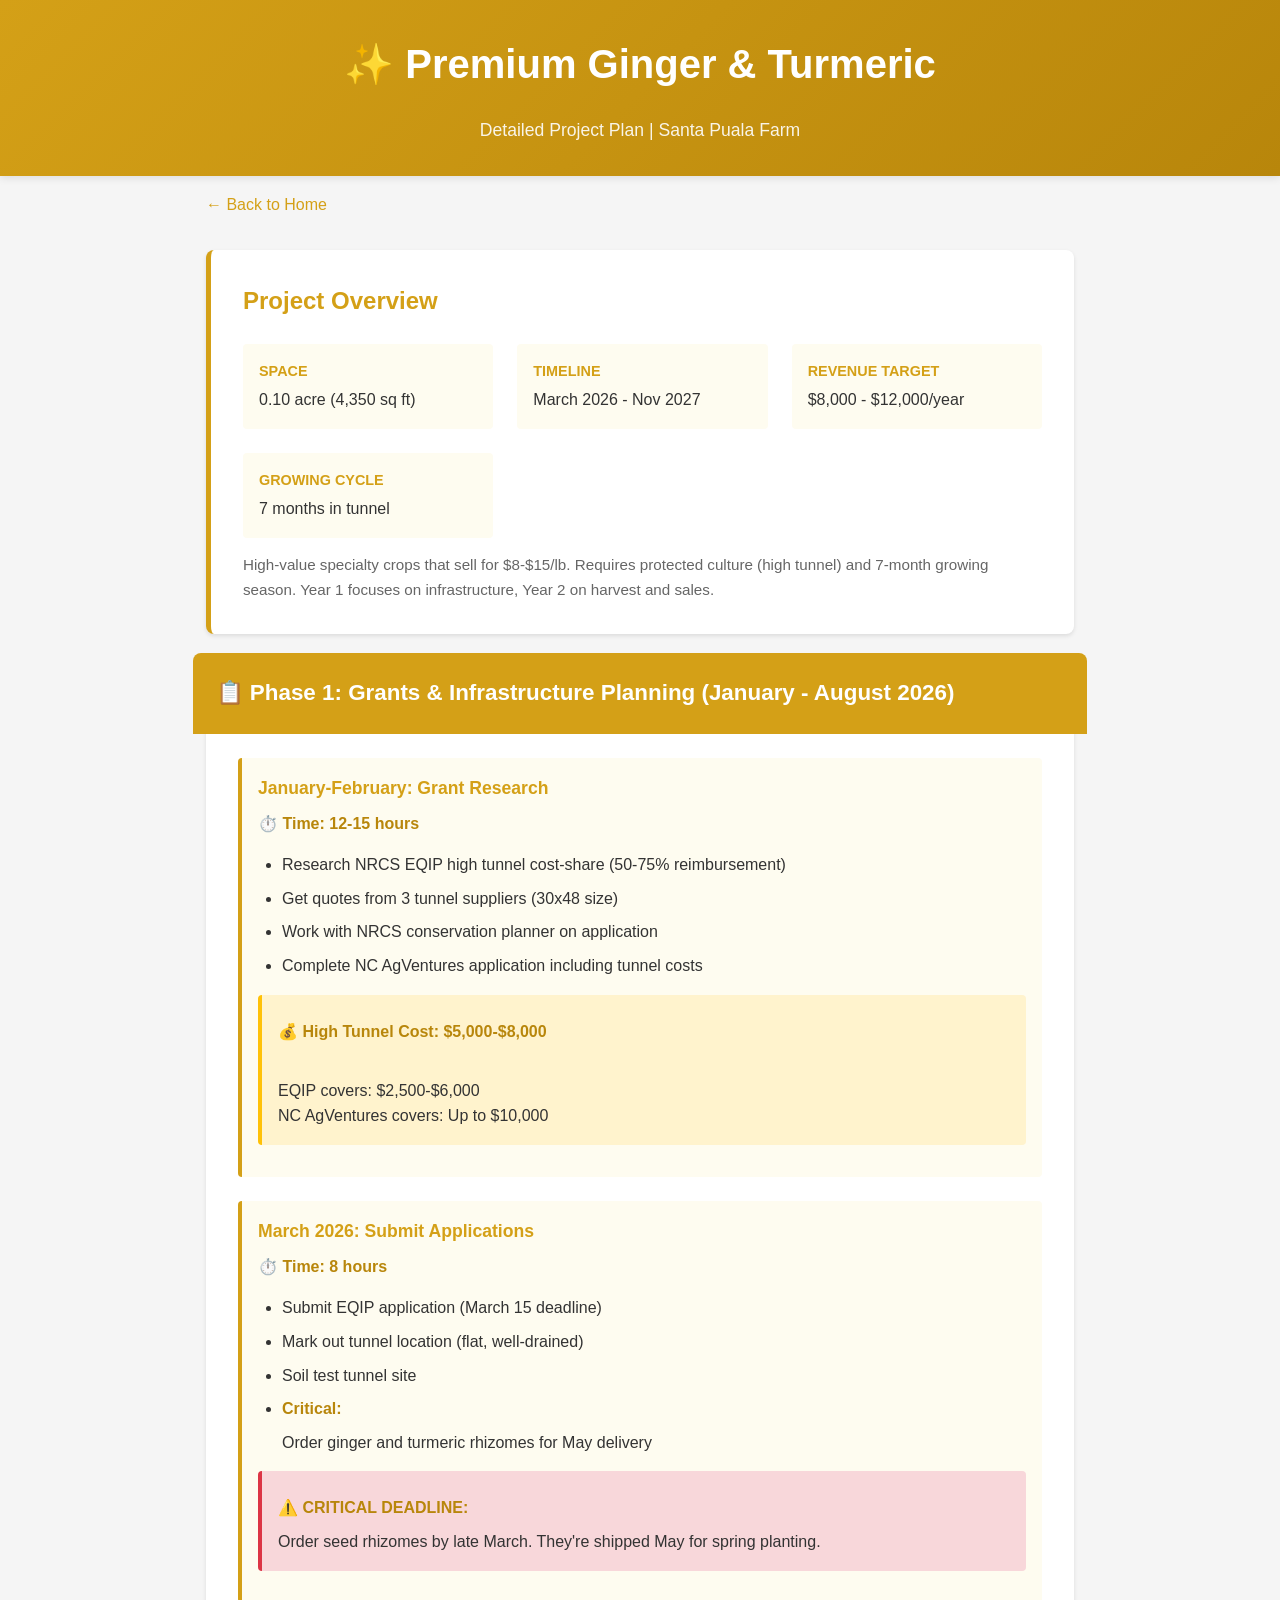
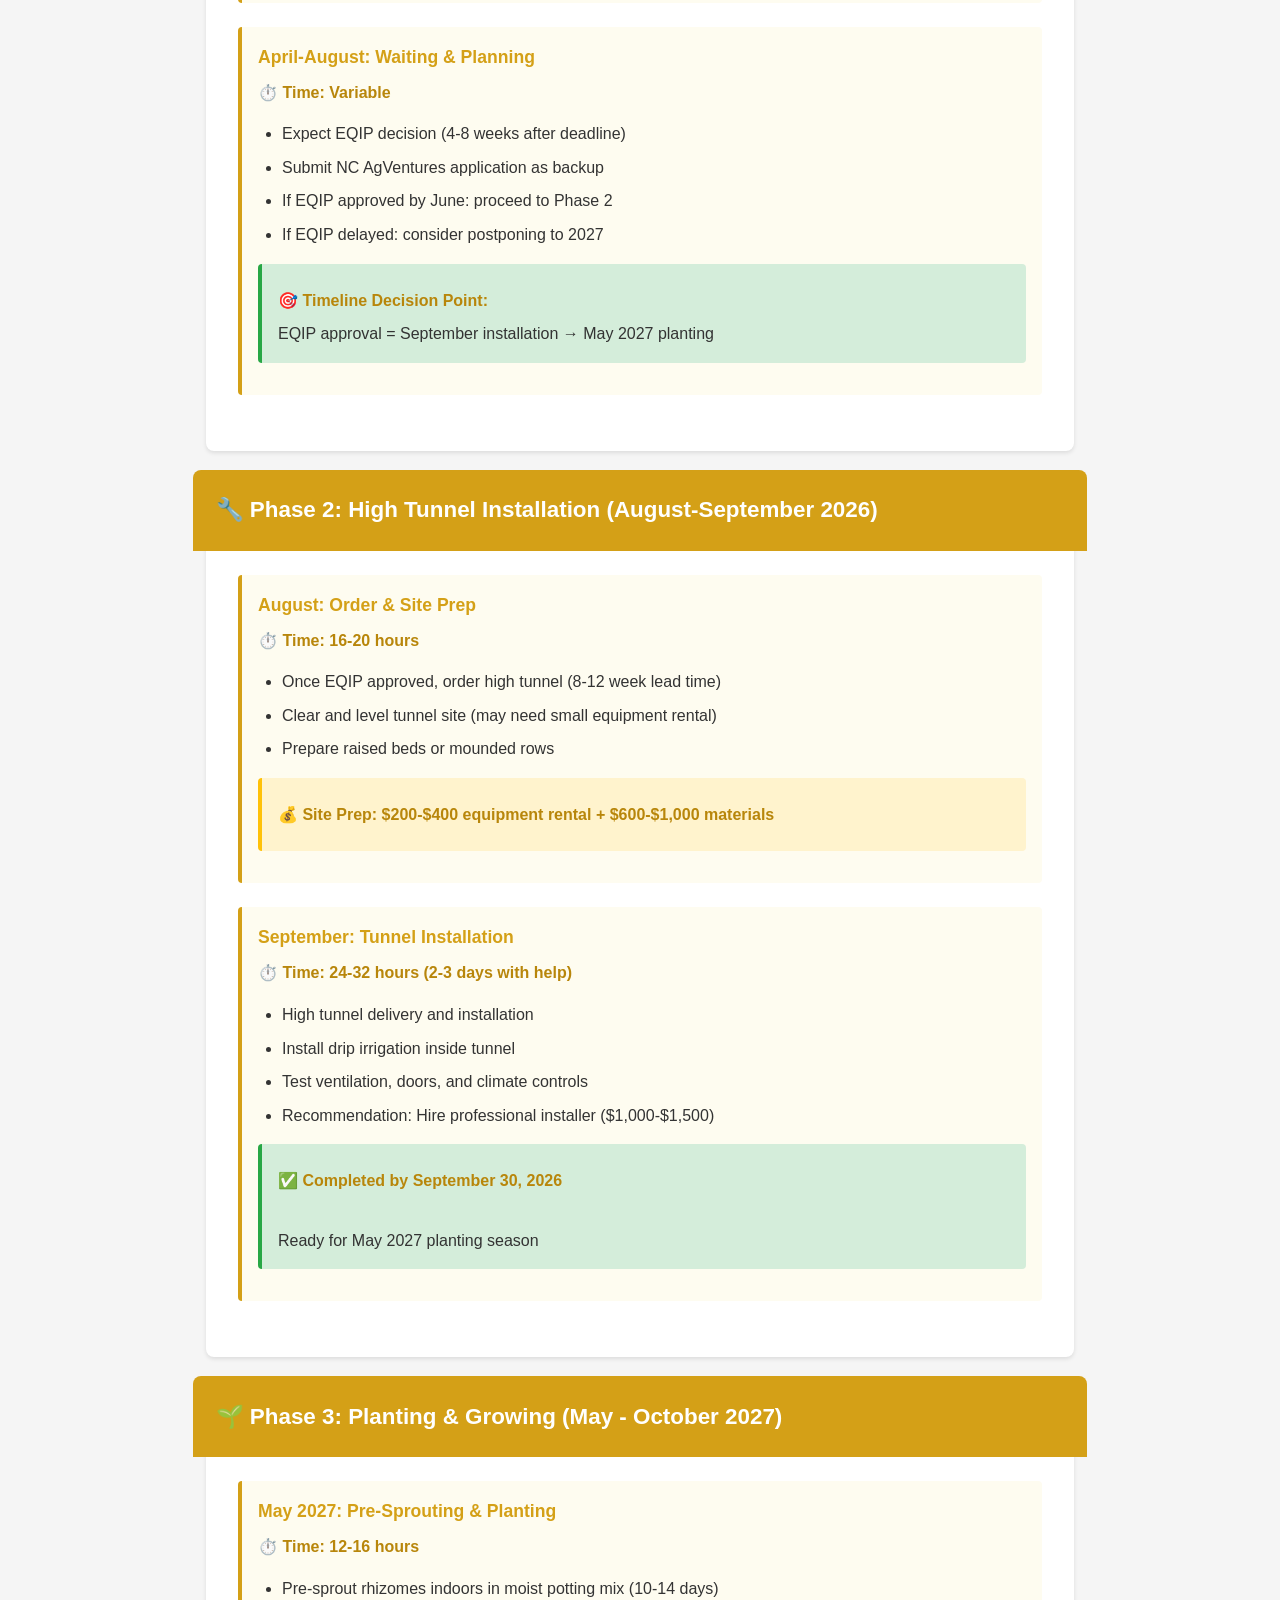
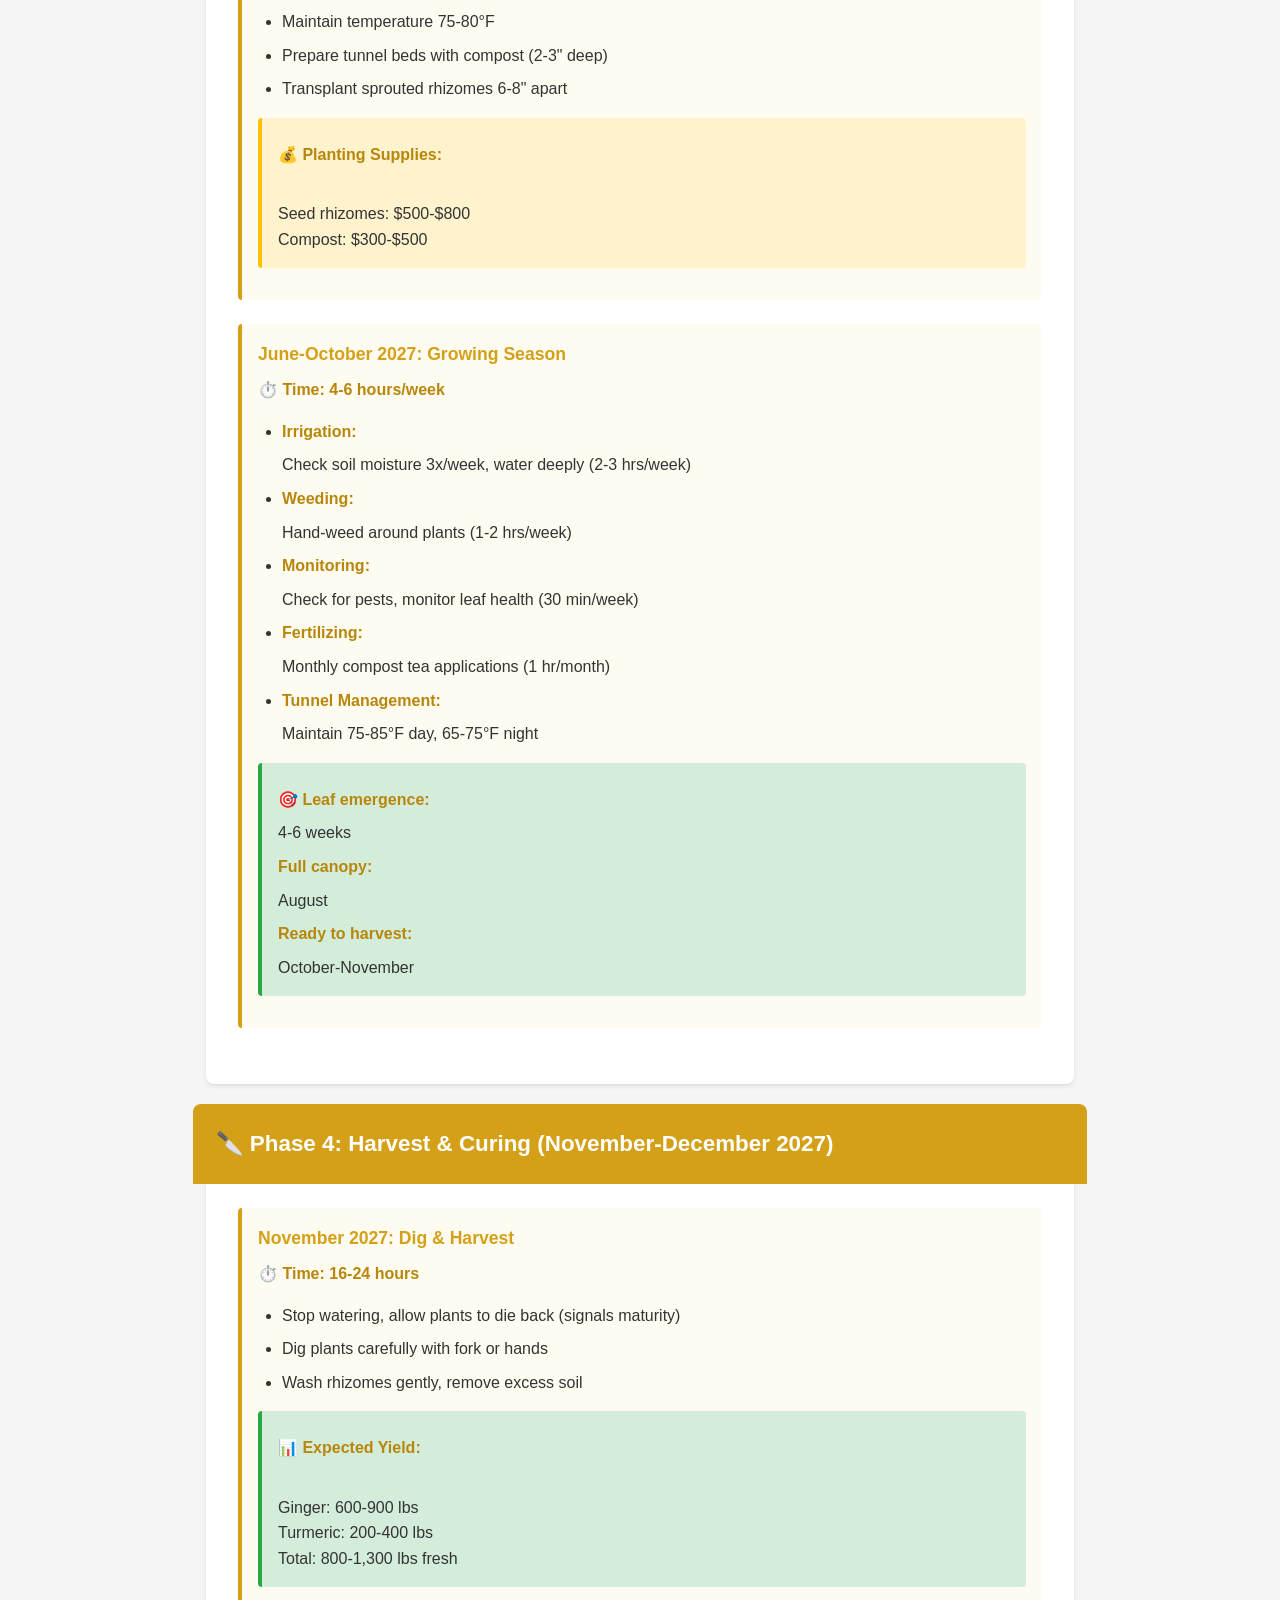
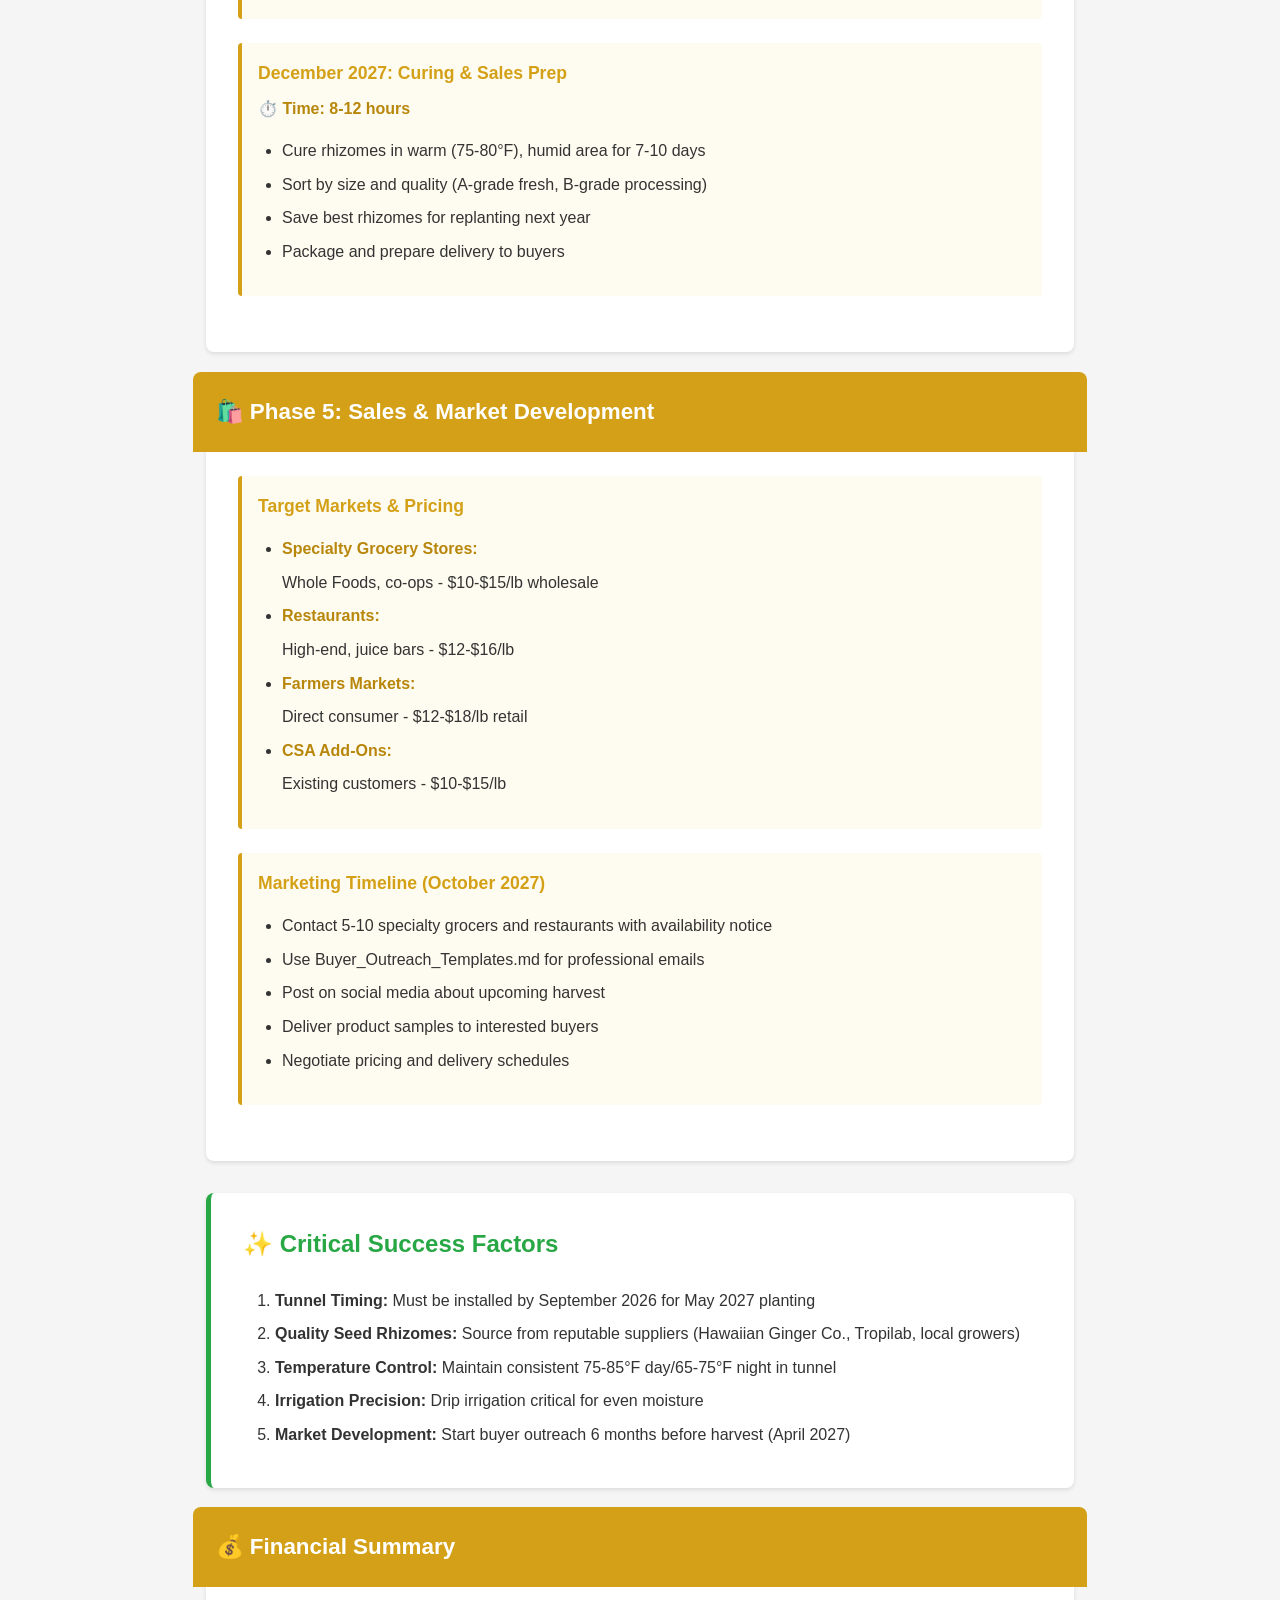
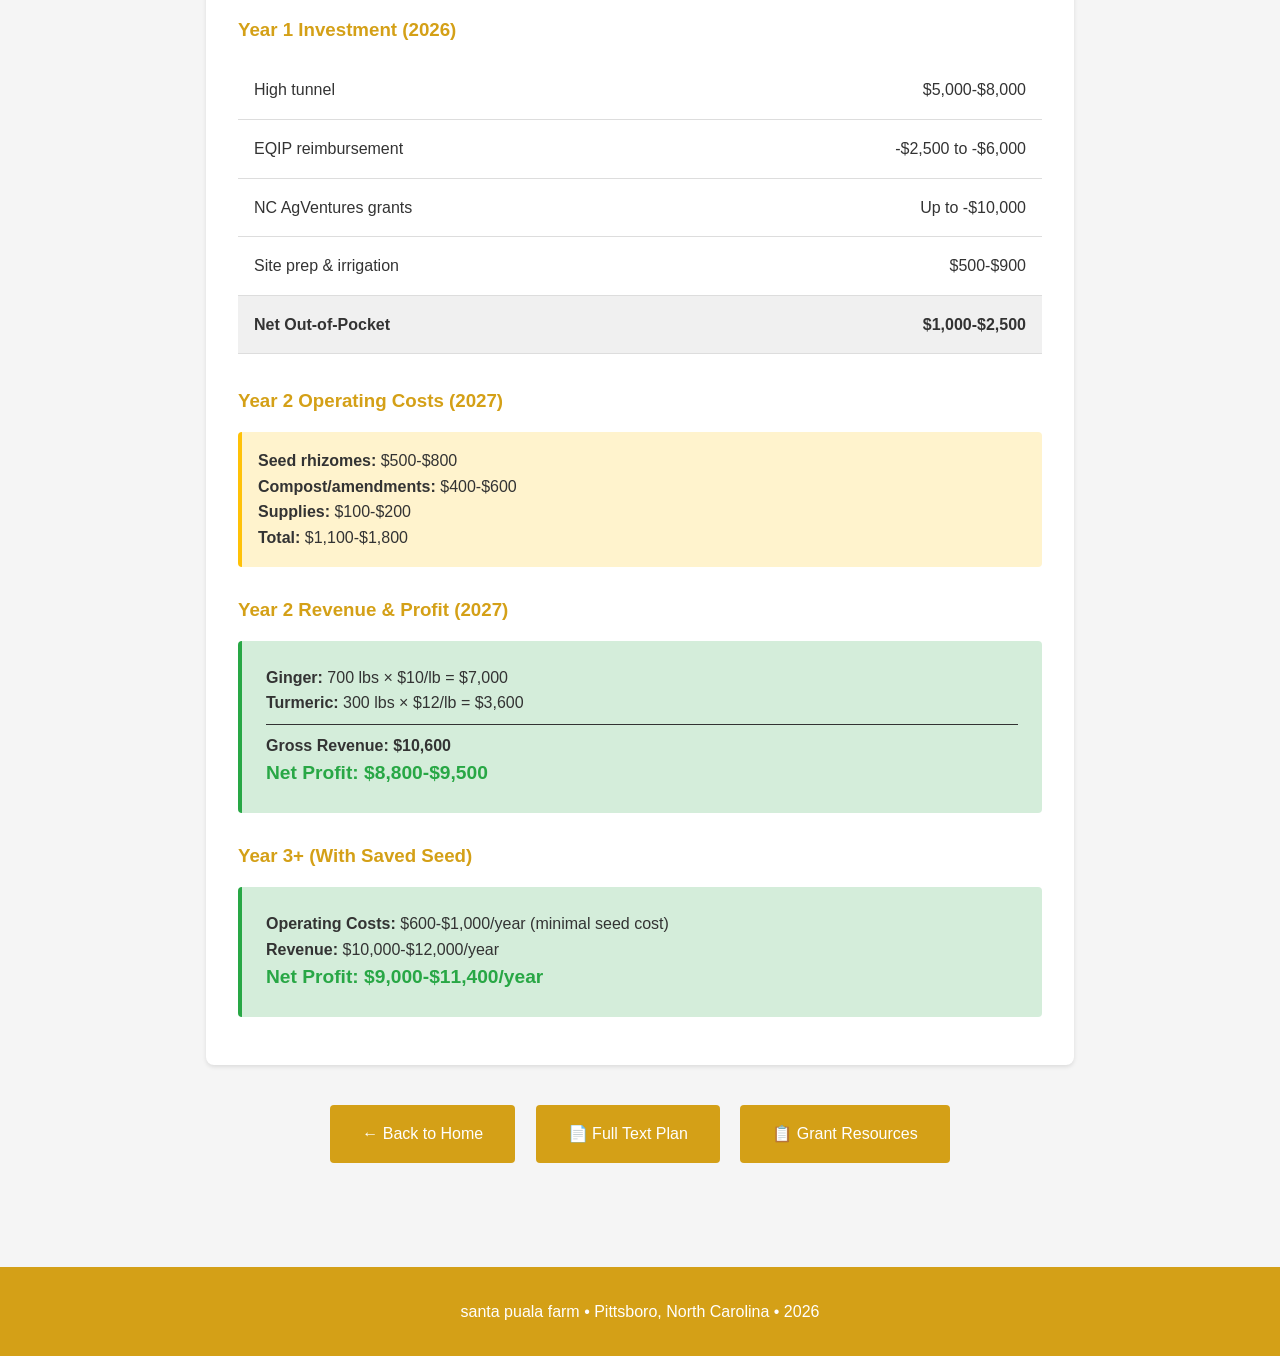
<file: docs/ginger-turmeric-project.html>
<!doctype html>
<html lang="en">
<head>
  <meta charset="UTF-8" />
  <meta name="viewport" content="width=device-width, initial-scale=1.0" />
  <title>Premium Ginger & Turmeric - Project Plan</title>
  <style>
    * { margin: 0; padding: 0; box-sizing: border-box; }
    body {
      font-family: Arial, Helvetica, sans-serif;
      line-height: 1.6;
      color: #333;
      background: #f5f5f5;
    }
    header {
      background: linear-gradient(135deg, #d4a017 0%, #b8860b 100%);
      color: white;
      padding: 2em;
      text-align: center;
      box-shadow: 0 2px 8px rgba(0,0,0,0.1);
    }
    header h1 { font-size: 2.5em; margin-bottom: 0.5em; }
    header p { font-size: 1.1em; opacity: 0.9; }
    .breadcrumb {
      max-width: 900px;
      margin: 1em auto;
      padding: 0 1em;
    }
    .breadcrumb a { color: #d4a017; text-decoration: none; }
    .breadcrumb a:hover { text-decoration: underline; }
    main {
      max-width: 900px;
      margin: 0 auto;
      padding: 1em;
    }
    .overview {
      background: white;
      padding: 2em;
      border-radius: 8px;
      margin-bottom: 2em;
      box-shadow: 0 2px 4px rgba(0,0,0,0.1);
      border-left: 5px solid #d4a017;
    }
    .overview h2 { color: #d4a017; margin-bottom: 1em; }
    .overview-grid {
      display: grid;
      grid-template-columns: repeat(auto-fit, minmax(200px, 1fr));
      gap: 1.5em;
      margin-top: 1em;
    }
    .overview-item { background: #fefcf0; padding: 1em; border-radius: 4px; }
    .overview-item strong { display: block; color: #d4a017; font-size: 0.9em; text-transform: uppercase; margin-bottom: 0.3em; }
    .phase {
      background: white;
      padding: 2em;
      margin-bottom: 2em;
      border-radius: 8px;
      box-shadow: 0 2px 4px rgba(0,0,0,0.1);
    }
    .phase h2 {
      color: white;
      background: #d4a017;
      padding: 1em;
      margin: -2em -2em 1em -2em;
      border-radius: 8px 8px 0 0;
      font-size: 1.4em;
    }
    .timeline-item {
      margin: 1.5em 0;
      padding: 1em;
      background: #fefcf0;
      border-left: 4px solid #d4a017;
      border-radius: 4px;
    }
    .timeline-item h3 { color: #d4a017; margin-bottom: 0.5em; font-size: 1.1em; }
    .timeline-item strong { display: block; color: #b8860b; margin: 0.5em 0; }
    .task-list {
      margin: 1em 0;
      padding-left: 1.5em;
    }
    .task-list li { margin: 0.5em 0; }
    .cost-box {
      background: #fff3cd;
      border-left: 4px solid #ffc107;
      padding: 1em;
      margin: 1em 0;
      border-radius: 4px;
    }
    .revenue-box {
      background: #d4edda;
      border-left: 4px solid #28a745;
      padding: 1em;
      margin: 1em 0;
      border-radius: 4px;
    }
    .critical-box {
      background: #f8d7da;
      border-left: 4px solid #dc3545;
      padding: 1em;
      margin: 1em 0;
      border-radius: 4px;
    }
    .success-factors {
      background: white;
      padding: 2em;
      margin-bottom: 2em;
      border-radius: 8px;
      box-shadow: 0 2px 4px rgba(0,0,0,0.1);
      border-left: 5px solid #28a745;
    }
    .success-factors h2 { color: #28a745; margin-bottom: 1em; }
    .success-factors ol { margin-left: 2em; }
    .success-factors li { margin: 0.5em 0; }
    .financial-table {
      width: 100%;
      border-collapse: collapse;
      margin: 1em 0;
      background: white;
    }
    .financial-table th {
      background: #d4a017;
      color: white;
      padding: 1em;
      text-align: left;
    }
    .financial-table td {
      padding: 1em;
      border-bottom: 1px solid #ddd;
    }
    .financial-table tr:hover { background: #f9f9f9; }
    .button-group {
      margin: 2em 0;
      text-align: center;
    }
    .button-group a {
      display: inline-block;
      padding: 1em 2em;
      background: #d4a017;
      color: white;
      text-decoration: none;
      border-radius: 4px;
      margin: 0.5em;
      transition: background 0.3s;
    }
    .button-group a:hover { background: #b8860b; }
    footer {
      background: #d4a017;
      color: white;
      text-align: center;
      padding: 2em;
      margin-top: 3em;
    }
  </style>
</head>
<body>
  <header>
    <h1>✨ Premium Ginger & Turmeric</h1>
    <p>Detailed Project Plan | Santa Puala Farm</p>
  </header>

  <div class="breadcrumb">
    <a href="index.html">← Back to Home</a>
  </div>

  <main>
    <div class="overview">
      <h2>Project Overview</h2>
      <div class="overview-grid">
        <div class="overview-item">
          <strong>Space</strong>
          0.10 acre (4,350 sq ft)
        </div>
        <div class="overview-item">
          <strong>Timeline</strong>
          March 2026 - Nov 2027
        </div>
        <div class="overview-item">
          <strong>Revenue Target</strong>
          $8,000 - $12,000/year
        </div>
        <div class="overview-item">
          <strong>Growing Cycle</strong>
          7 months in tunnel
        </div>
      </div>
      <p style="margin-top: 1em; color: #666; font-size: 0.95em;">High-value specialty crops that sell for $8-$15/lb. Requires protected culture (high tunnel) and 7-month growing season. Year 1 focuses on infrastructure, Year 2 on harvest and sales.</p>
    </div>

    <div class="phase">
      <h2>📋 Phase 1: Grants & Infrastructure Planning (January - August 2026)</h2>

      <div class="timeline-item">
        <h3>January-February: Grant Research</h3>
        <strong>⏱️ Time: 12-15 hours</strong>
        <ul class="task-list">
          <li>Research NRCS EQIP high tunnel cost-share (50-75% reimbursement)</li>
          <li>Get quotes from 3 tunnel suppliers (30x48 size)</li>
          <li>Work with NRCS conservation planner on application</li>
          <li>Complete NC AgVentures application including tunnel costs</li>
        </ul>
        <div class="cost-box">
          <strong>💰 High Tunnel Cost: $5,000-$8,000</strong><br/>
          EQIP covers: $2,500-$6,000<br/>
          NC AgVentures covers: Up to $10,000
        </div>
      </div>

      <div class="timeline-item">
        <h3>March 2026: Submit Applications</h3>
        <strong>⏱️ Time: 8 hours</strong>
        <ul class="task-list">
          <li>Submit EQIP application (March 15 deadline)</li>
          <li>Mark out tunnel location (flat, well-drained)</li>
          <li>Soil test tunnel site</li>
          <li><strong>Critical:</strong> Order ginger and turmeric rhizomes for May delivery</li>
        </ul>
        <div class="critical-box">
          <strong>⚠️ CRITICAL DEADLINE:</strong> Order seed rhizomes by late March. They're shipped May for spring planting.
        </div>
      </div>

      <div class="timeline-item">
        <h3>April-August: Waiting & Planning</h3>
        <strong>⏱️ Time: Variable</strong>
        <ul class="task-list">
          <li>Expect EQIP decision (4-8 weeks after deadline)</li>
          <li>Submit NC AgVentures application as backup</li>
          <li>If EQIP approved by June: proceed to Phase 2</li>
          <li>If EQIP delayed: consider postponing to 2027</li>
        </ul>
        <div class="revenue-box">
          <strong>🎯 Timeline Decision Point:</strong> EQIP approval = September installation → May 2027 planting
        </div>
      </div>
    </div>

    <div class="phase">
      <h2>🔧 Phase 2: High Tunnel Installation (August-September 2026)</h2>

      <div class="timeline-item">
        <h3>August: Order & Site Prep</h3>
        <strong>⏱️ Time: 16-20 hours</strong>
        <ul class="task-list">
          <li>Once EQIP approved, order high tunnel (8-12 week lead time)</li>
          <li>Clear and level tunnel site (may need small equipment rental)</li>
          <li>Prepare raised beds or mounded rows</li>
        </ul>
        <div class="cost-box">
          <strong>💰 Site Prep: $200-$400 equipment rental + $600-$1,000 materials</strong>
        </div>
      </div>

      <div class="timeline-item">
        <h3>September: Tunnel Installation</h3>
        <strong>⏱️ Time: 24-32 hours (2-3 days with help)</strong>
        <ul class="task-list">
          <li>High tunnel delivery and installation</li>
          <li>Install drip irrigation inside tunnel</li>
          <li>Test ventilation, doors, and climate controls</li>
          <li>Recommendation: Hire professional installer ($1,000-$1,500)</li>
        </ul>
        <div class="revenue-box">
          <strong>✅ Completed by September 30, 2026</strong><br/>
          Ready for May 2027 planting season
        </div>
      </div>
    </div>

    <div class="phase">
      <h2>🌱 Phase 3: Planting & Growing (May - October 2027)</h2>

      <div class="timeline-item">
        <h3>May 2027: Pre-Sprouting & Planting</h3>
        <strong>⏱️ Time: 12-16 hours</strong>
        <ul class="task-list">
          <li>Pre-sprout rhizomes indoors in moist potting mix (10-14 days)</li>
          <li>Maintain temperature 75-80°F</li>
          <li>Prepare tunnel beds with compost (2-3" deep)</li>
          <li>Transplant sprouted rhizomes 6-8" apart</li>
        </ul>
        <div class="cost-box">
          <strong>💰 Planting Supplies:</strong><br/>
          Seed rhizomes: $500-$800<br/>
          Compost: $300-$500
        </div>
      </div>

      <div class="timeline-item">
        <h3>June-October 2027: Growing Season</h3>
        <strong>⏱️ Time: 4-6 hours/week</strong>
        <ul class="task-list">
          <li><strong>Irrigation:</strong> Check soil moisture 3x/week, water deeply (2-3 hrs/week)</li>
          <li><strong>Weeding:</strong> Hand-weed around plants (1-2 hrs/week)</li>
          <li><strong>Monitoring:</strong> Check for pests, monitor leaf health (30 min/week)</li>
          <li><strong>Fertilizing:</strong> Monthly compost tea applications (1 hr/month)</li>
          <li><strong>Tunnel Management:</strong> Maintain 75-85°F day, 65-75°F night</li>
        </ul>
        <div class="revenue-box">
          <strong>🎯 Leaf emergence:</strong> 4-6 weeks<br/>
          <strong>Full canopy:</strong> August<br/>
          <strong>Ready to harvest:</strong> October-November
        </div>
      </div>
    </div>

    <div class="phase">
      <h2>🔪 Phase 4: Harvest & Curing (November-December 2027)</h2>

      <div class="timeline-item">
        <h3>November 2027: Dig & Harvest</h3>
        <strong>⏱️ Time: 16-24 hours</strong>
        <ul class="task-list">
          <li>Stop watering, allow plants to die back (signals maturity)</li>
          <li>Dig plants carefully with fork or hands</li>
          <li>Wash rhizomes gently, remove excess soil</li>
        </ul>
        <div class="revenue-box">
          <strong>📊 Expected Yield:</strong><br/>
          Ginger: 600-900 lbs<br/>
          Turmeric: 200-400 lbs<br/>
          Total: 800-1,300 lbs fresh
        </div>
      </div>

      <div class="timeline-item">
        <h3>December 2027: Curing & Sales Prep</h3>
        <strong>⏱️ Time: 8-12 hours</strong>
        <ul class="task-list">
          <li>Cure rhizomes in warm (75-80°F), humid area for 7-10 days</li>
          <li>Sort by size and quality (A-grade fresh, B-grade processing)</li>
          <li>Save best rhizomes for replanting next year</li>
          <li>Package and prepare delivery to buyers</li>
        </ul>
      </div>
    </div>

    <div class="phase">
      <h2>🛍️ Phase 5: Sales & Market Development</h2>

      <div class="timeline-item">
        <h3>Target Markets & Pricing</h3>
        <ul class="task-list">
          <li><strong>Specialty Grocery Stores:</strong> Whole Foods, co-ops - $10-$15/lb wholesale</li>
          <li><strong>Restaurants:</strong> High-end, juice bars - $12-$16/lb</li>
          <li><strong>Farmers Markets:</strong> Direct consumer - $12-$18/lb retail</li>
          <li><strong>CSA Add-Ons:</strong> Existing customers - $10-$15/lb</li>
        </ul>
      </div>

      <div class="timeline-item">
        <h3>Marketing Timeline (October 2027)</h3>
        <ul class="task-list">
          <li>Contact 5-10 specialty grocers and restaurants with availability notice</li>
          <li>Use Buyer_Outreach_Templates.md for professional emails</li>
          <li>Post on social media about upcoming harvest</li>
          <li>Deliver product samples to interested buyers</li>
          <li>Negotiate pricing and delivery schedules</li>
        </ul>
      </div>
    </div>

    <div class="success-factors">
      <h2>✨ Critical Success Factors</h2>
      <ol>
        <li><strong>Tunnel Timing:</strong> Must be installed by September 2026 for May 2027 planting</li>
        <li><strong>Quality Seed Rhizomes:</strong> Source from reputable suppliers (Hawaiian Ginger Co., Tropilab, local growers)</li>
        <li><strong>Temperature Control:</strong> Maintain consistent 75-85°F day/65-75°F night in tunnel</li>
        <li><strong>Irrigation Precision:</strong> Drip irrigation critical for even moisture</li>
        <li><strong>Market Development:</strong> Start buyer outreach 6 months before harvest (April 2027)</li>
      </ol>
    </div>

    <div class="phase">
      <h2>💰 Financial Summary</h2>

      <h3 style="color: #d4a017; margin-top: 1.5em;">Year 1 Investment (2026)</h3>
      <table class="financial-table" style="margin-bottom: 2em;">
        <tbody>
          <tr>
            <td>High tunnel</td>
            <td style="text-align: right;">$5,000-$8,000</td>
          </tr>
          <tr>
            <td>EQIP reimbursement</td>
            <td style="text-align: right;">-$2,500 to -$6,000</td>
          </tr>
          <tr>
            <td>NC AgVentures grants</td>
            <td style="text-align: right;">Up to -$10,000</td>
          </tr>
          <tr>
            <td>Site prep & irrigation</td>
            <td style="text-align: right;">$500-$900</td>
          </tr>
          <tr style="background: #f0f0f0; font-weight: bold;">
            <td>Net Out-of-Pocket</td>
            <td style="text-align: right;">$1,000-$2,500</td>
          </tr>
        </tbody>
      </table>

      <h3 style="color: #d4a017;">Year 2 Operating Costs (2027)</h3>
      <div class="cost-box">
        <p><strong>Seed rhizomes:</strong> $500-$800</p>
        <p><strong>Compost/amendments:</strong> $400-$600</p>
        <p><strong>Supplies:</strong> $100-$200</p>
        <p><strong>Total:</strong> $1,100-$1,800</p>
      </div>

      <h3 style="color: #d4a017; margin-top: 1.5em;">Year 2 Revenue & Profit (2027)</h3>
      <div class="revenue-box" style="padding: 1.5em;">
        <p><strong>Ginger:</strong> 700 lbs × $10/lb = $7,000</p>
        <p><strong>Turmeric:</strong> 300 lbs × $12/lb = $3,600</p>
        <p style="margin-top: 0.5em; border-top: 1px solid #333; padding-top: 0.5em;"><strong>Gross Revenue: $10,600</strong></p>
        <p style="font-size: 1.2em; color: #28a745;"><strong>Net Profit: $8,800-$9,500</strong></p>
      </div>

      <h3 style="color: #d4a017; margin-top: 1.5em;">Year 3+ (With Saved Seed)</h3>
      <div class="revenue-box" style="padding: 1.5em;">
        <p><strong>Operating Costs:</strong> $600-$1,000/year (minimal seed cost)</p>
        <p><strong>Revenue:</strong> $10,000-$12,000/year</p>
        <p style="font-size: 1.2em; color: #28a745;"><strong>Net Profit: $9,000-$11,400/year</strong></p>
      </div>
    </div>

    <div class="button-group">
      <a href="index.html">← Back to Home</a>
      <a href="Ginger_Turmeric_Project_Plan.md" target="_blank">📄 Full Text Plan</a>
      <a href="grant-documents.html">📋 Grant Resources</a>
    </div>
  </main>

  <footer>
    santa puala farm • Pittsboro, North Carolina • 2026
  </footer>
</body>
</html>
</file>
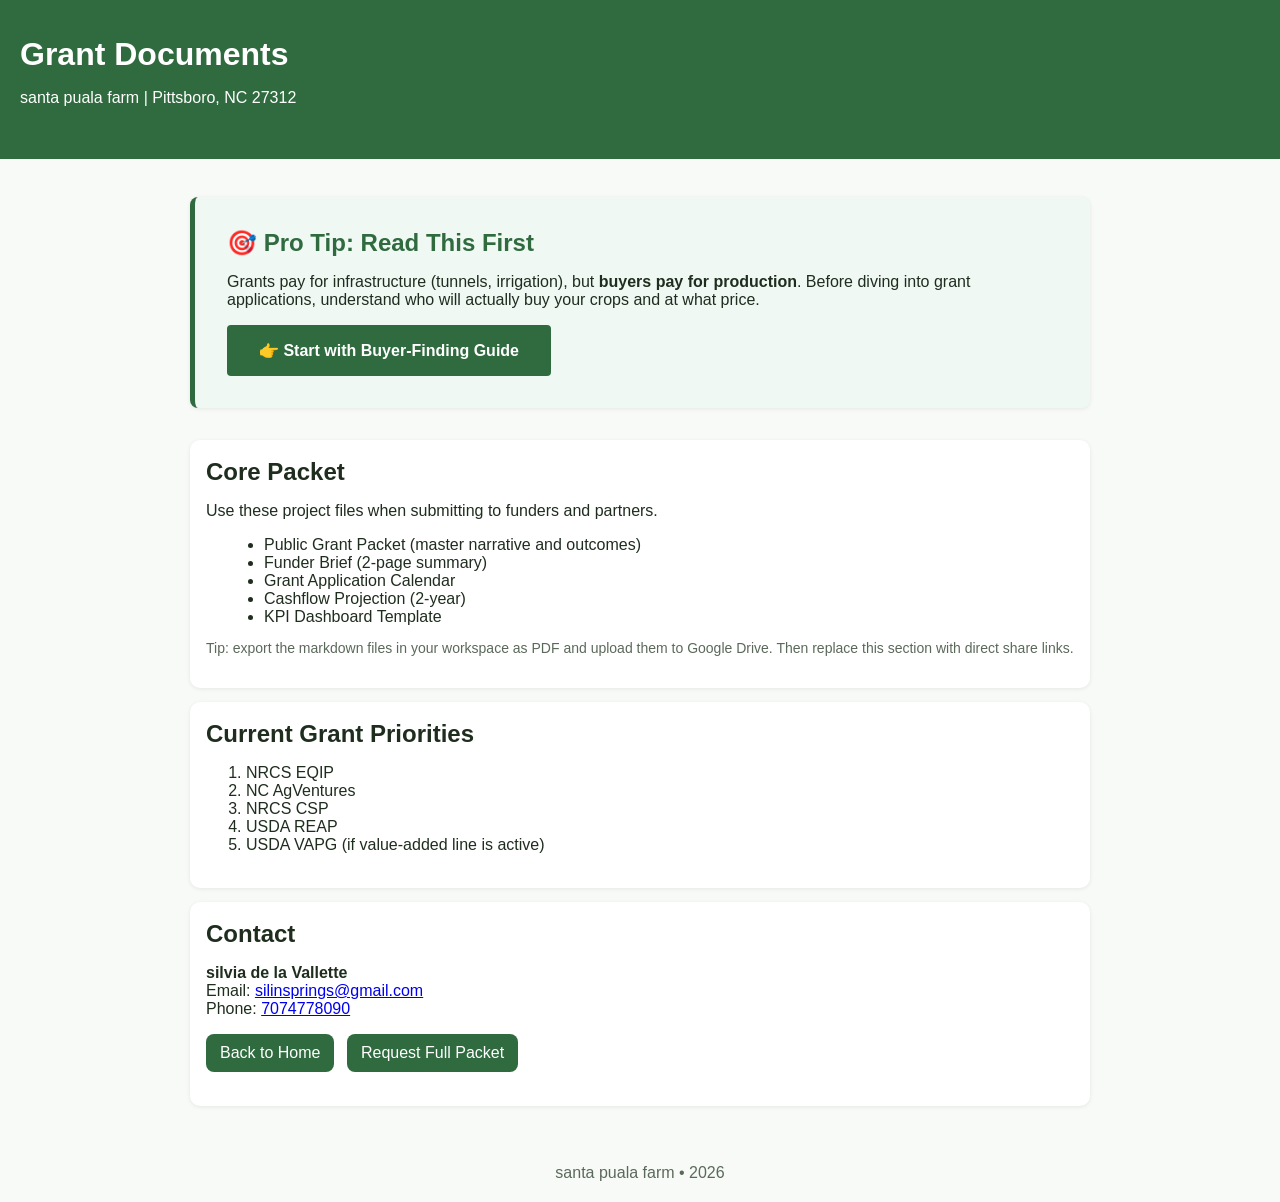
<file: docs/grant-documents.html>
<!doctype html>
<html lang="en">
<head>
  <meta charset="UTF-8" />
  <meta name="viewport" content="width=device-width, initial-scale=1.0" />
  <title>santa puala farm | Grant Documents</title>
  <link rel="stylesheet" href="styles.css" />
</head>
<body>
  <header>
    <h1>Grant Documents</h1>
    <p>santa puala farm | Pittsboro, NC 27312</p>
  </header>
  <main>
    <section style="background: #f0f8f4; border-left: 5px solid #2f6b3f; padding: 2em; margin-bottom: 2em; border-radius: 8px;">
      <h2 style="color: #2f6b3f; margin-top: 0;">🎯 Pro Tip: Read This First</h2>
      <p style="margin-bottom: 1em;">Grants pay for infrastructure (tunnels, irrigation), but <strong>buyers pay for production</strong>. Before diving into grant applications, understand who will actually buy your crops and at what price.</p>
      <a href="finding-buyers-guide.html" style="display: inline-block; padding: 1em 2em; background: #2f6b3f; color: white; text-decoration: none; border-radius: 4px; font-weight: bold;">👉 Start with Buyer-Finding Guide</a>
    </section>

    <section>
      <h2>Core Packet</h2>
      <p>Use these project files when submitting to funders and partners.</p>
      <ul>
        <li>Public Grant Packet (master narrative and outcomes)</li>
        <li>Funder Brief (2-page summary)</li>
        <li>Grant Application Calendar</li>
        <li>Cashflow Projection (2-year)</li>
        <li>KPI Dashboard Template</li>
      </ul>
      <p class="muted">Tip: export the markdown files in your workspace as PDF and upload them to Google Drive. Then replace this section with direct share links.</p>
    </section>

    <section>
      <h2>Current Grant Priorities</h2>
      <ol>
        <li>NRCS EQIP</li>
        <li>NC AgVentures</li>
        <li>NRCS CSP</li>
        <li>USDA REAP</li>
        <li>USDA VAPG (if value-added line is active)</li>
      </ol>
    </section>

    <section>
      <h2>Contact</h2>
      <p><strong>silvia de la Vallette</strong><br/>
      Email: <a href="mailto:silinsprings@gmail.com">silinsprings@gmail.com</a><br/>
      Phone: <a href="tel:7074778090">7074778090</a></p>
      <p>
        <a class="button" href="index.html">Back to Home</a>
        <a class="button" href="mailto:silinsprings@gmail.com?subject=Grant%20Document%20Request">Request Full Packet</a>
      </p>
    </section>
  </main>
  <footer>
    santa puala farm • 2026
  </footer>
</body>
</html>
</file>
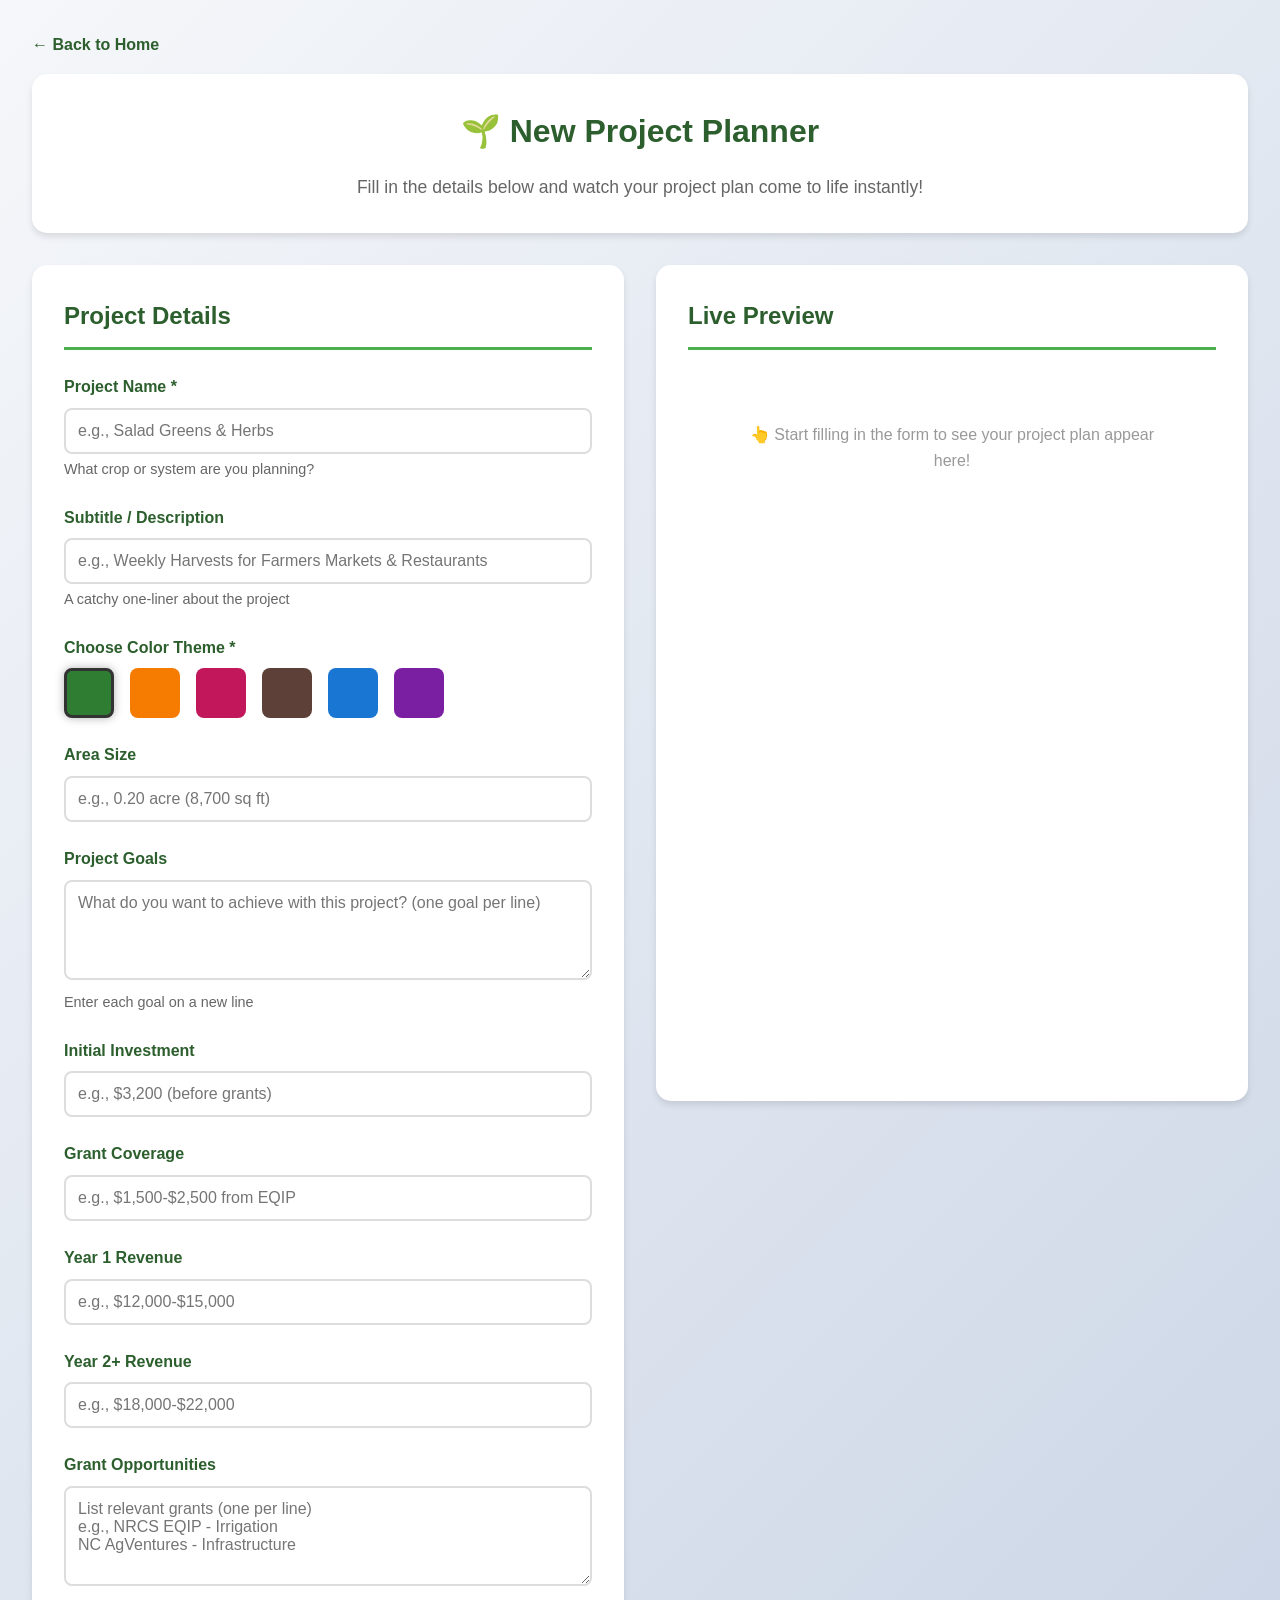
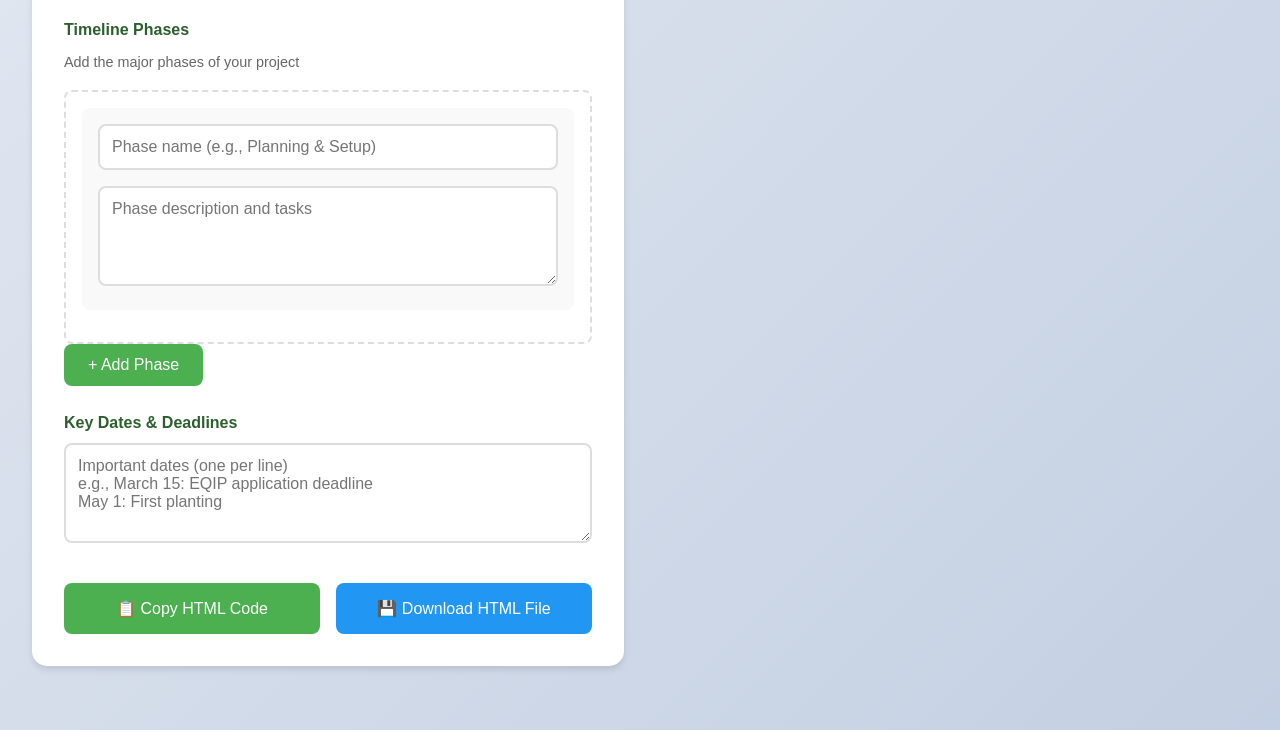
<file: docs/new-project-planner.html>
<!DOCTYPE html>
<html lang="en">
<head>
    <meta charset="UTF-8">
    <meta name="viewport" content="width=device-width, initial-scale=1.0">
    <title>New Project Planner - Santa Puala Farm</title>
    <style>
        * {
            margin: 0;
            padding: 0;
            box-sizing: border-box;
        }

        body {
            font-family: 'Segoe UI', Tahoma, Geneva, Verdana, sans-serif;
            line-height: 1.6;
            color: #333;
            background: linear-gradient(135deg, #f5f7fa 0%, #c3cfe2 100%);
            min-height: 100vh;
        }

        .container {
            max-width: 1600px;
            margin: 0 auto;
            padding: 2em;
        }

        .header {
            text-align: center;
            margin-bottom: 2em;
            background: white;
            padding: 2em;
            border-radius: 15px;
            box-shadow: 0 4px 6px rgba(0,0,0,0.1);
        }

        .header h1 {
            color: #2c5f2d;
            margin-bottom: 0.5em;
        }

        .header p {
            color: #666;
            font-size: 1.1em;
        }

        .main-layout {
            display: grid;
            grid-template-columns: 1fr 1fr;
            gap: 2em;
            margin-bottom: 2em;
        }

        @media (max-width: 1024px) {
            .main-layout {
                grid-template-columns: 1fr;
            }
        }

        .form-section, .preview-section {
            background: white;
            padding: 2em;
            border-radius: 15px;
            box-shadow: 0 4px 6px rgba(0,0,0,0.1);
        }

        .form-section h2, .preview-section h2 {
            color: #2c5f2d;
            margin-bottom: 1em;
            padding-bottom: 0.5em;
            border-bottom: 3px solid #4CAF50;
        }

        .form-group {
            margin-bottom: 1.5em;
        }

        .form-group label {
            display: block;
            margin-bottom: 0.5em;
            font-weight: 600;
            color: #2c5f2d;
        }

        .form-group input,
        .form-group select,
        .form-group textarea {
            width: 100%;
            padding: 0.75em;
            border: 2px solid #ddd;
            border-radius: 8px;
            font-size: 1em;
            transition: border-color 0.3s;
        }

        .form-group input:focus,
        .form-group select:focus,
        .form-group textarea:focus {
            outline: none;
            border-color: #4CAF50;
        }

        .form-group textarea {
            min-height: 100px;
            resize: vertical;
            font-family: inherit;
        }

        .form-group small {
            display: block;
            margin-top: 0.25em;
            color: #666;
            font-size: 0.9em;
        }

        .color-picker {
            display: flex;
            gap: 1em;
            margin-top: 0.5em;
        }

        .color-option {
            width: 50px;
            height: 50px;
            border-radius: 8px;
            cursor: pointer;
            border: 3px solid transparent;
            transition: all 0.3s;
        }

        .color-option:hover {
            transform: scale(1.1);
        }

        .color-option.selected {
            border-color: #333;
            box-shadow: 0 0 10px rgba(0,0,0,0.3);
        }

        .phase-inputs {
            border: 2px dashed #ddd;
            padding: 1em;
            border-radius: 8px;
            margin-top: 1em;
        }

        .phase-item {
            background: #f9f9f9;
            padding: 1em;
            border-radius: 8px;
            margin-bottom: 1em;
        }

        .phase-item input {
            margin-bottom: 0.5em;
        }

        .add-phase-btn {
            background: #4CAF50;
            color: white;
            border: none;
            padding: 0.75em 1.5em;
            border-radius: 8px;
            cursor: pointer;
            font-size: 1em;
            transition: background 0.3s;
        }

        .add-phase-btn:hover {
            background: #45a049;
        }

        .preview-section {
            position: sticky;
            top: 2em;
            max-height: calc(100vh - 4em);
            overflow-y: auto;
        }

        #preview-content {
            min-height: 400px;
        }

        .preview-banner {
            padding: 3em 2em;
            border-radius: 10px;
            color: white;
            text-align: center;
            margin-bottom: 2em;
        }

        .preview-banner h1 {
            font-size: 2.5em;
            margin-bottom: 0.5em;
        }

        .preview-card {
            background: #f9f9f9;
            padding: 1.5em;
            border-radius: 10px;
            margin-bottom: 1.5em;
            border-left: 5px solid #4CAF50;
        }

        .preview-card h3 {
            color: #2c5f2d;
            margin-bottom: 0.5em;
        }

        .financial-table {
            width: 100%;
            margin-top: 1em;
            border-collapse: collapse;
        }

        .financial-table th,
        .financial-table td {
            padding: 0.75em;
            text-align: left;
            border-bottom: 1px solid #ddd;
        }

        .financial-table th {
            background: #f0f0f0;
            font-weight: 600;
        }

        .action-buttons {
            display: flex;
            gap: 1em;
            margin-top: 2em;
            flex-wrap: wrap;
        }

        .btn {
            padding: 1em 2em;
            border: none;
            border-radius: 8px;
            font-size: 1em;
            cursor: pointer;
            transition: all 0.3s;
            flex: 1;
            min-width: 200px;
        }

        .btn-primary {
            background: #4CAF50;
            color: white;
        }

        .btn-primary:hover {
            background: #45a049;
            transform: translateY(-2px);
            box-shadow: 0 4px 12px rgba(76, 175, 80, 0.4);
        }

        .btn-secondary {
            background: #2196F3;
            color: white;
        }

        .btn-secondary:hover {
            background: #0b7dda;
            transform: translateY(-2px);
            box-shadow: 0 4px 12px rgba(33, 150, 243, 0.4);
        }

        .back-link {
            display: inline-block;
            margin-bottom: 1em;
            color: #2c5f2d;
            text-decoration: none;
            font-weight: 600;
        }

        .back-link:hover {
            text-decoration: underline;
        }

        .success-message {
            background: #d4edda;
            color: #155724;
            padding: 1em;
            border-radius: 8px;
            margin-top: 1em;
            display: none;
        }
    </style>
</head>
<body>
    <div class="container">
        <a href="index.html" class="back-link">← Back to Home</a>
        
        <div class="header">
            <h1>🌱 New Project Planner</h1>
            <p>Fill in the details below and watch your project plan come to life instantly!</p>
        </div>

        <div class="main-layout">
            <!-- Form Section -->
            <div class="form-section">
                <h2>Project Details</h2>
                
                <div class="form-group">
                    <label>Project Name *</label>
                    <input type="text" id="projectName" placeholder="e.g., Salad Greens & Herbs">
                    <small>What crop or system are you planning?</small>
                </div>

                <div class="form-group">
                    <label>Subtitle / Description</label>
                    <input type="text" id="subtitle" placeholder="e.g., Weekly Harvests for Farmers Markets & Restaurants">
                    <small>A catchy one-liner about the project</small>
                </div>

                <div class="form-group">
                    <label>Choose Color Theme *</label>
                    <div class="color-picker">
                        <div class="color-option selected" data-color="#2e7d32" style="background: #2e7d32;" title="Green"></div>
                        <div class="color-option" data-color="#f57c00" style="background: #f57c00;" title="Orange"></div>
                        <div class="color-option" data-color="#c2185b" style="background: #c2185b;" title="Pink"></div>
                        <div class="color-option" data-color="#5d4037" style="background: #5d4037;" title="Brown"></div>
                        <div class="color-option" data-color="#1976d2" style="background: #1976d2;" title="Blue"></div>
                        <div class="color-option" data-color="#7b1fa2" style="background: #7b1fa2;" title="Purple"></div>
                    </div>
                </div>

                <div class="form-group">
                    <label>Area Size</label>
                    <input type="text" id="areaSize" placeholder="e.g., 0.20 acre (8,700 sq ft)">
                </div>

                <div class="form-group">
                    <label>Project Goals</label>
                    <textarea id="goals" placeholder="What do you want to achieve with this project? (one goal per line)"></textarea>
                    <small>Enter each goal on a new line</small>
                </div>

                <div class="form-group">
                    <label>Initial Investment</label>
                    <input type="text" id="initialCost" placeholder="e.g., $3,200 (before grants)">
                </div>

                <div class="form-group">
                    <label>Grant Coverage</label>
                    <input type="text" id="grantCoverage" placeholder="e.g., $1,500-$2,500 from EQIP">
                </div>

                <div class="form-group">
                    <label>Year 1 Revenue</label>
                    <input type="text" id="year1Revenue" placeholder="e.g., $12,000-$15,000">
                </div>

                <div class="form-group">
                    <label>Year 2+ Revenue</label>
                    <input type="text" id="year2Revenue" placeholder="e.g., $18,000-$22,000">
                </div>

                <div class="form-group">
                    <label>Grant Opportunities</label>
                    <textarea id="grants" placeholder="List relevant grants (one per line)&#10;e.g., NRCS EQIP - Irrigation&#10;NC AgVentures - Infrastructure"></textarea>
                </div>

                <div class="form-group">
                    <label>Timeline Phases</label>
                    <small>Add the major phases of your project</small>
                    <div class="phase-inputs" id="phaseInputs">
                        <!-- Phases will be added here dynamically -->
                    </div>
                    <button type="button" class="add-phase-btn" onclick="addPhase()">+ Add Phase</button>
                </div>

                <div class="form-group">
                    <label>Key Dates & Deadlines</label>
                    <textarea id="keyDates" placeholder="Important dates (one per line)&#10;e.g., March 15: EQIP application deadline&#10;May 1: First planting"></textarea>
                </div>

                <div class="action-buttons">
                    <button class="btn btn-primary" onclick="copyHTML()">📋 Copy HTML Code</button>
                    <button class="btn btn-secondary" onclick="downloadHTML()">💾 Download HTML File</button>
                </div>
                <div class="success-message" id="successMessage">HTML copied to clipboard!</div>
            </div>

            <!-- Preview Section -->
            <div class="preview-section">
                <h2>Live Preview</h2>
                <div id="preview-content">
                    <div style="text-align: center; color: #999; padding: 3em;">
                        <p>👆 Start filling in the form to see your project plan appear here!</p>
                    </div>
                </div>
            </div>
        </div>
    </div>

    <script>
        let selectedColor = '#2e7d32';
        let phases = [];

        // Color picker functionality
        document.querySelectorAll('.color-option').forEach(option => {
            option.addEventListener('click', function() {
                document.querySelectorAll('.color-option').forEach(o => o.classList.remove('selected'));
                this.classList.add('selected');
                selectedColor = this.dataset.color;
                updatePreview();
            });
        });

        // Add initial phase
        addPhase();

        // Add event listeners to all inputs
        document.querySelectorAll('input, textarea, select').forEach(element => {
            element.addEventListener('input', updatePreview);
        });

        function addPhase() {
            const phaseId = Date.now();
            const phaseDiv = document.createElement('div');
            phaseDiv.className = 'phase-item';
            phaseDiv.innerHTML = `
                <input type="text" placeholder="Phase name (e.g., Planning & Setup)" data-phase-id="${phaseId}" data-field="name">
                <textarea placeholder="Phase description and tasks" data-phase-id="${phaseId}" data-field="description" style="margin-top: 0.5em;"></textarea>
            `;
            document.getElementById('phaseInputs').appendChild(phaseDiv);

            // Add event listeners to new inputs
            phaseDiv.querySelectorAll('input, textarea').forEach(element => {
                element.addEventListener('input', function() {
                    updatePhaseData(phaseId, this.dataset.field, this.value);
                    updatePreview();
                });
            });

            phases.push({ id: phaseId, name: '', description: '' });
        }

        function updatePhaseData(phaseId, field, value) {
            const phase = phases.find(p => p.id === phaseId);
            if (phase) {
                phase[field] = value;
            }
        }

        function updatePreview() {
            const projectName = document.getElementById('projectName').value || 'Your Project Name';
            const subtitle = document.getElementById('subtitle').value || 'Project Description';
            const areaSize = document.getElementById('areaSize').value;
            const goals = document.getElementById('goals').value;
            const initialCost = document.getElementById('initialCost').value;
            const grantCoverage = document.getElementById('grantCoverage').value;
            const year1Revenue = document.getElementById('year1Revenue').value;
            const year2Revenue = document.getElementById('year2Revenue').value;
            const grants = document.getElementById('grants').value;
            const keyDates = document.getElementById('keyDates').value;

            let html = `
                <div class="preview-banner" style="background: linear-gradient(135deg, ${selectedColor} 0%, ${adjustBrightness(selectedColor, -30)} 100%);">
                    <h1>${escapeHtml(projectName)}</h1>
                    <p style="font-size: 1.2em;">${escapeHtml(subtitle)}</p>
                    ${areaSize ? `<p style="margin-top: 0.5em; font-size: 1.1em;">📍 ${escapeHtml(areaSize)}</p>` : ''}
                </div>
            `;

            if (goals) {
                html += `
                    <div class="preview-card">
                        <h3>🎯 Project Goals</h3>
                        <ul style="margin-left: 1.5em; margin-top: 0.5em;">
                            ${goals.split('\n').filter(g => g.trim()).map(goal => `<li>${escapeHtml(goal)}</li>`).join('')}
                        </ul>
                    </div>
                `;
            }

            if (initialCost || grantCoverage) {
                html += `
                    <div class="preview-card">
                        <h3>💰 Investment Overview</h3>
                        ${initialCost ? `<p><strong>Initial Investment:</strong> ${escapeHtml(initialCost)}</p>` : ''}
                        ${grantCoverage ? `<p><strong>Grant Coverage:</strong> ${escapeHtml(grantCoverage)}</p>` : ''}
                    </div>
                `;
            }

            if (year1Revenue || year2Revenue) {
                html += `
                    <div class="preview-card">
                        <h3>📈 Revenue Projections</h3>
                        <table class="financial-table">
                            <thead>
                                <tr>
                                    <th>Year</th>
                                    <th>Revenue</th>
                                </tr>
                            </thead>
                            <tbody>
                                ${year1Revenue ? `<tr><td>Year 1</td><td>${escapeHtml(year1Revenue)}</td></tr>` : ''}
                                ${year2Revenue ? `<tr><td>Year 2+</td><td>${escapeHtml(year2Revenue)}</td></tr>` : ''}
                            </tbody>
                        </table>
                    </div>
                `;
            }

            if (phases.some(p => p.name)) {
                html += `
                    <div class="preview-card">
                        <h3>📅 Timeline & Phases</h3>
                `;
                phases.filter(p => p.name).forEach((phase, index) => {
                    html += `
                        <div style="margin-top: 1em;">
                            <h4 style="color: ${selectedColor}; margin-bottom: 0.5em;">Phase ${index + 1}: ${escapeHtml(phase.name)}</h4>
                            <p style="white-space: pre-line;">${escapeHtml(phase.description)}</p>
                        </div>
                    `;
                });
                html += `</div>`;
            }

            if (keyDates) {
                html += `
                    <div class="preview-card">
                        <h3>📌 Key Dates & Deadlines</h3>
                        <ul style="margin-left: 1.5em; margin-top: 0.5em;">
                            ${keyDates.split('\n').filter(d => d.trim()).map(date => `<li>${escapeHtml(date)}</li>`).join('')}
                        </ul>
                    </div>
                `;
            }

            if (grants) {
                html += `
                    <div class="preview-card">
                        <h3>🎁 Grant Opportunities</h3>
                        <ul style="margin-left: 1.5em; margin-top: 0.5em;">
                            ${grants.split('\n').filter(g => g.trim()).map(grant => `<li>${escapeHtml(grant)}</li>`).join('')}
                        </ul>
                    </div>
                `;
            }

            document.getElementById('preview-content').innerHTML = html;
        }

        function generateFullHTML() {
            const projectName = document.getElementById('projectName').value || 'Your Project Name';
            const previewContent = document.getElementById('preview-content').innerHTML;

            return `<!DOCTYPE html>
<html lang="en">
<head>
    <meta charset="UTF-8">
    <meta name="viewport" content="width=device-width, initial-scale=1.0">
    <title>${escapeHtml(projectName)} - Santa Puala Farm</title>
    <style>
        * {
            margin: 0;
            padding: 0;
            box-sizing: border-box;
        }
        body {
            font-family: 'Segoe UI', Tahoma, Geneva, Verdana, sans-serif;
            line-height: 1.6;
            color: #333;
            background: linear-gradient(135deg, #f5f7fa 0%, #c3cfe2 100%);
            min-height: 100vh;
        }
        .container {
            max-width: 1000px;
            margin: 0 auto;
            padding: 2em;
        }
        .back-link {
            display: inline-block;
            margin-bottom: 1em;
            color: #2c5f2d;
            text-decoration: none;
            font-weight: 600;
        }
        .back-link:hover {
            text-decoration: underline;
        }
        .preview-banner {
            padding: 3em 2em;
            border-radius: 10px;
            color: white;
            text-align: center;
            margin-bottom: 2em;
            box-shadow: 0 4px 15px rgba(0,0,0,0.2);
        }
        .preview-banner h1 {
            font-size: 2.5em;
            margin-bottom: 0.5em;
        }
        .preview-card {
            background: white;
            padding: 2em;
            border-radius: 10px;
            margin-bottom: 1.5em;
            border-left: 5px solid ${selectedColor};
            box-shadow: 0 2px 8px rgba(0,0,0,0.1);
        }
        .preview-card h3 {
            color: ${selectedColor};
            margin-bottom: 1em;
            font-size: 1.5em;
        }
        .financial-table {
            width: 100%;
            margin-top: 1em;
            border-collapse: collapse;
        }
        .financial-table th,
        .financial-table td {
            padding: 0.75em;
            text-align: left;
            border-bottom: 1px solid #ddd;
        }
        .financial-table th {
            background: #f0f0f0;
            font-weight: 600;
        }
    </style>
</head>
<body>
    <div class="container">
        <a href="index.html" class="back-link">← Back to Home</a>
        ${previewContent}
    </div>
</body>
</html>`;
        }

        function copyHTML() {
            const html = generateFullHTML();
            navigator.clipboard.writeText(html).then(() => {
                const successMsg = document.getElementById('successMessage');
                successMsg.style.display = 'block';
                setTimeout(() => {
                    successMsg.style.display = 'none';
                }, 3000);
            });
        }

        function downloadHTML() {
            const html = generateFullHTML();
            const projectName = document.getElementById('projectName').value || 'project';
            const filename = projectName.toLowerCase().replace(/[^a-z0-9]+/g, '-') + '-plan.html';
            
            const blob = new Blob([html], { type: 'text/html' });
            const url = URL.createObjectURL(blob);
            const a = document.createElement('a');
            a.href = url;
            a.download = filename;
            document.body.appendChild(a);
            a.click();
            document.body.removeChild(a);
            URL.revokeObjectURL(url);
        }

        function escapeHtml(text) {
            const div = document.createElement('div');
            div.textContent = text;
            return div.innerHTML;
        }

        function adjustBrightness(color, amount) {
            const num = parseInt(color.replace('#', ''), 16);
            const r = Math.max(0, Math.min(255, (num >> 16) + amount));
            const g = Math.max(0, Math.min(255, ((num >> 8) & 0x00FF) + amount));
            const b = Math.max(0, Math.min(255, (num & 0x0000FF) + amount));
            return '#' + ((r << 16) | (g << 8) | b).toString(16).padStart(6, '0');
        }
    </script>
</body>
</html>
</file>
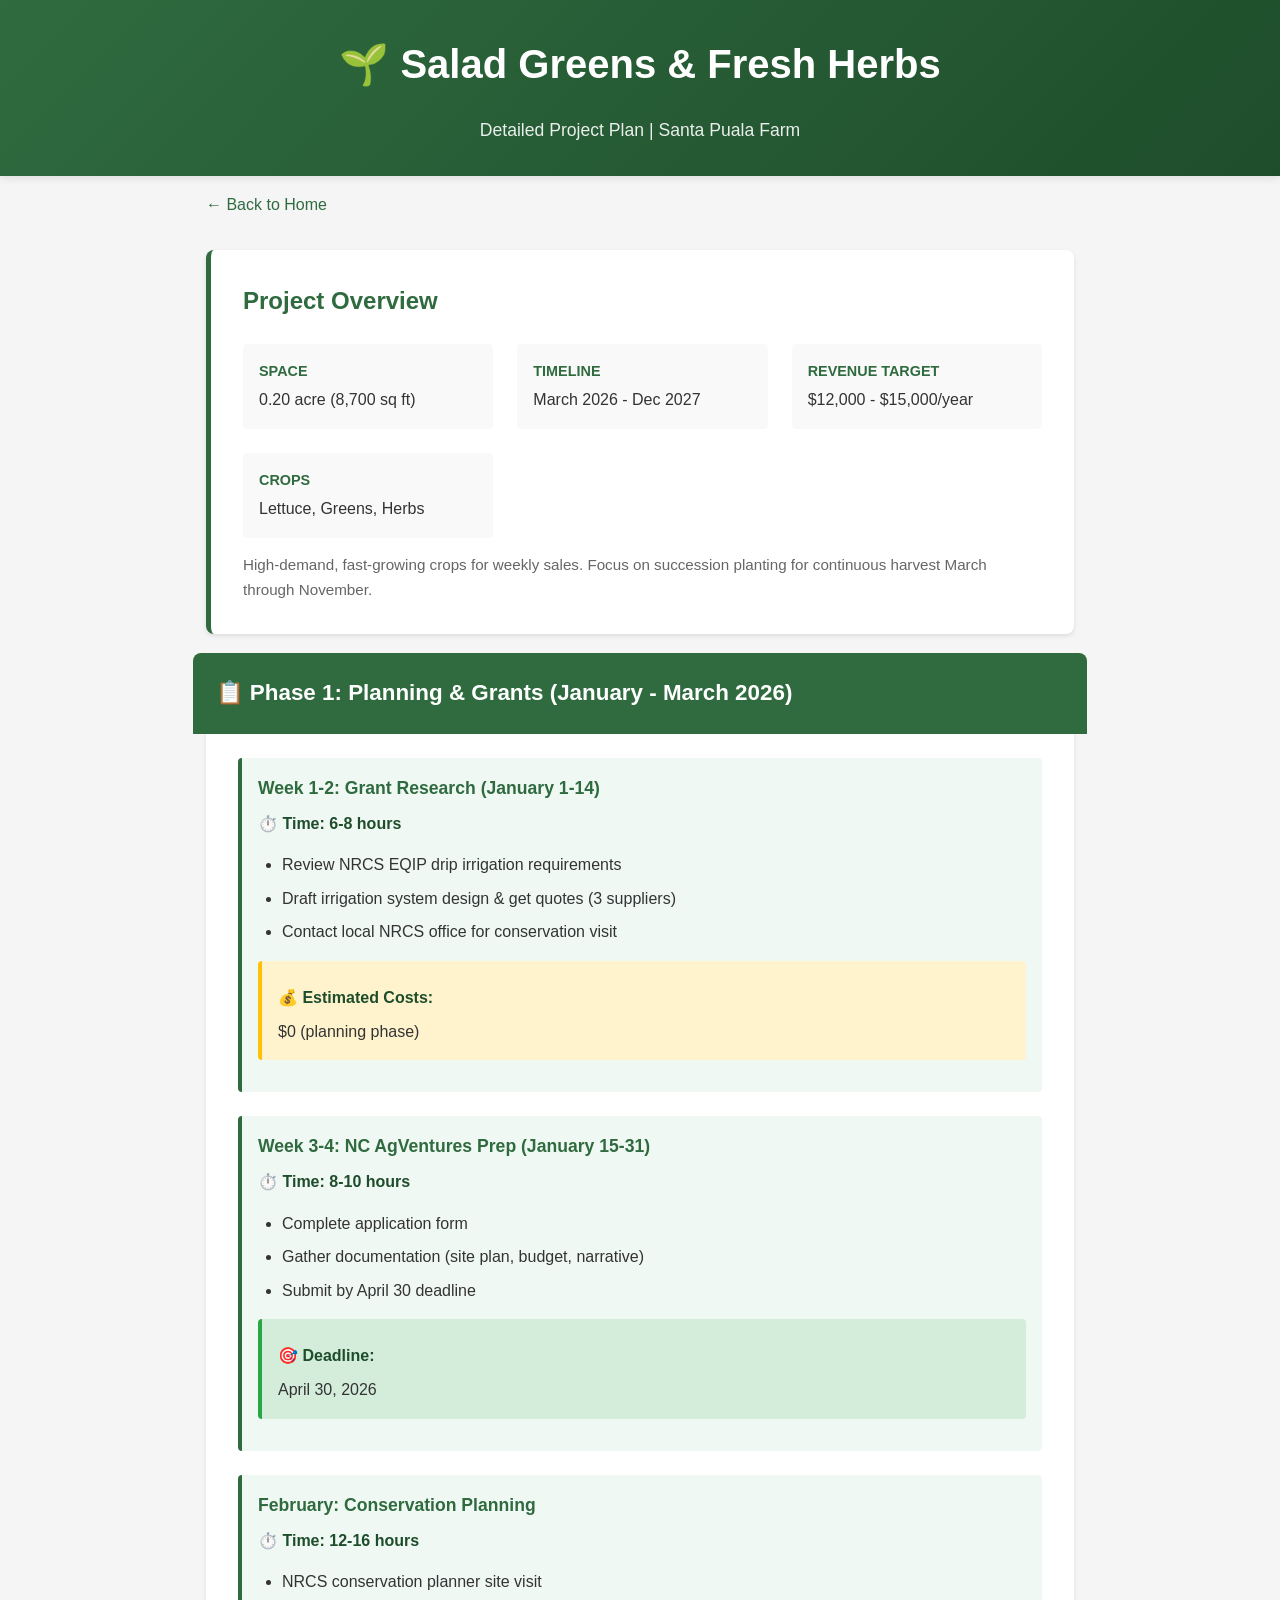
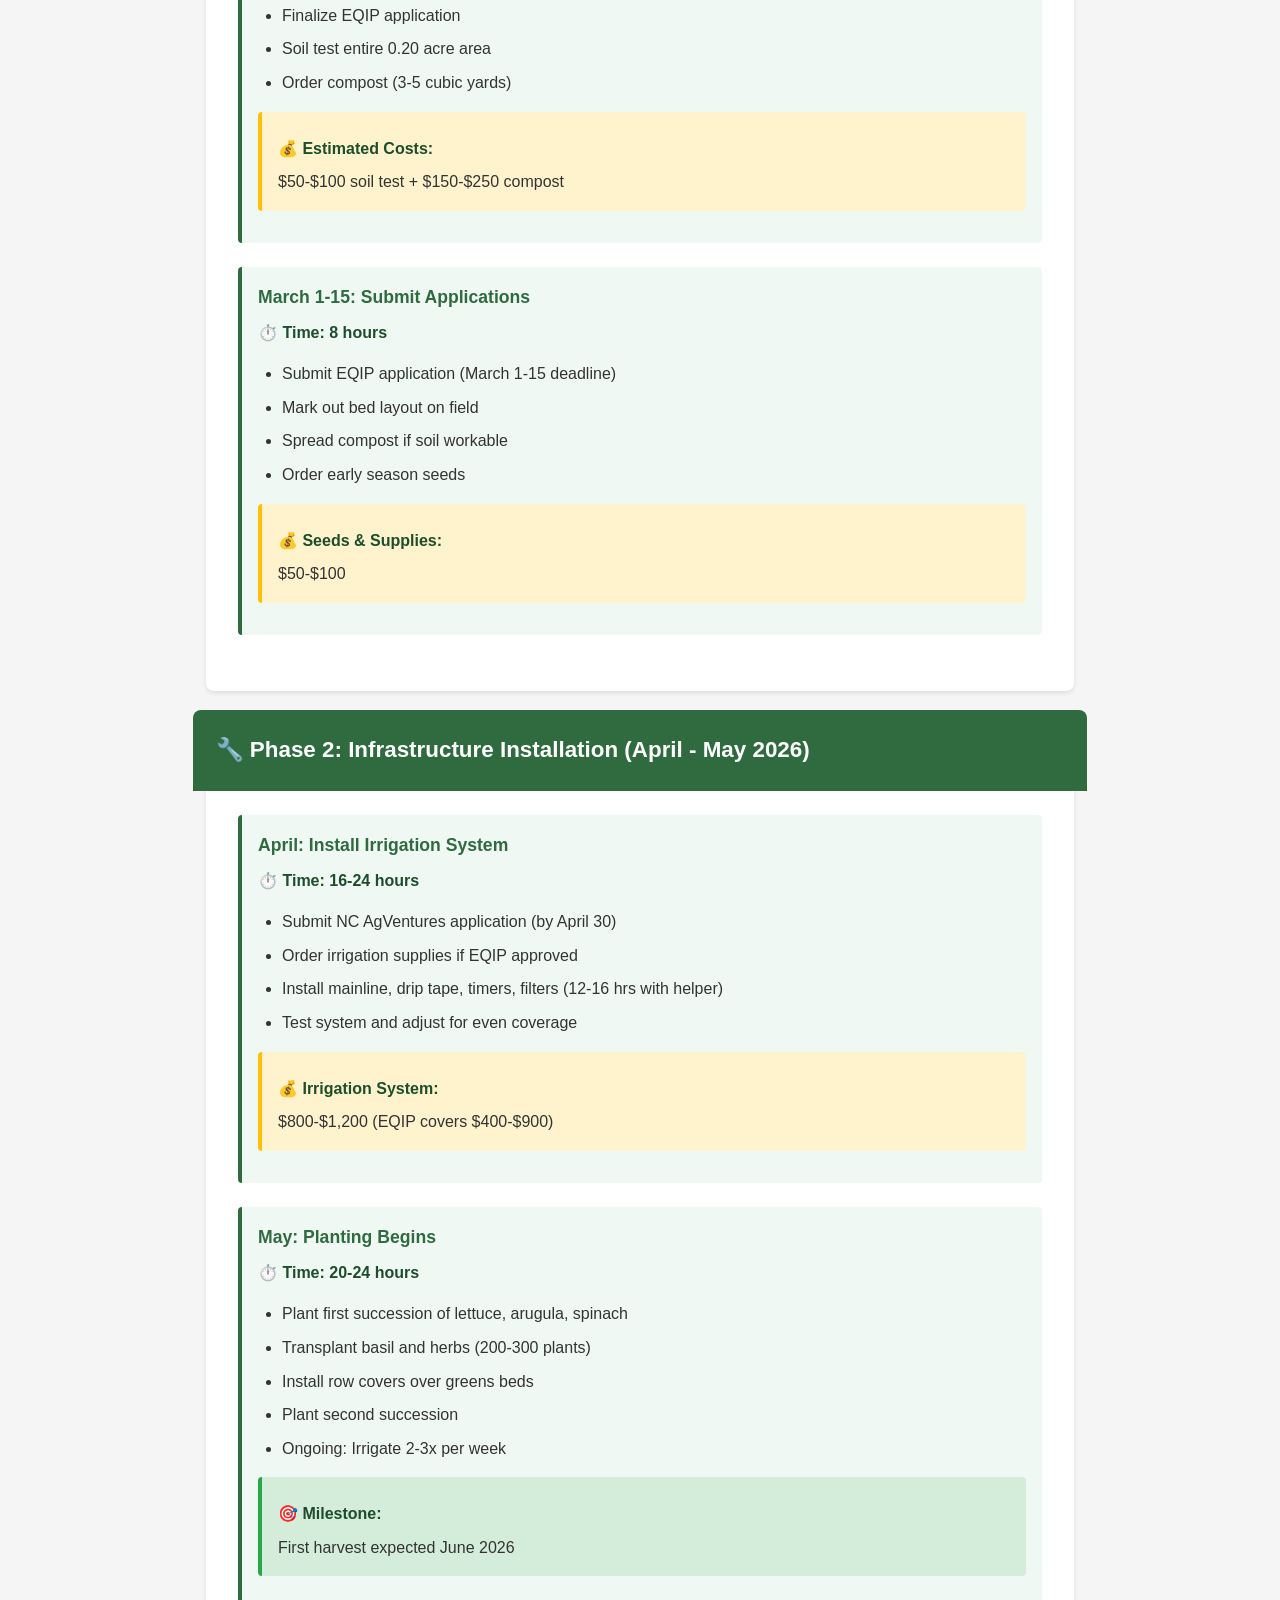
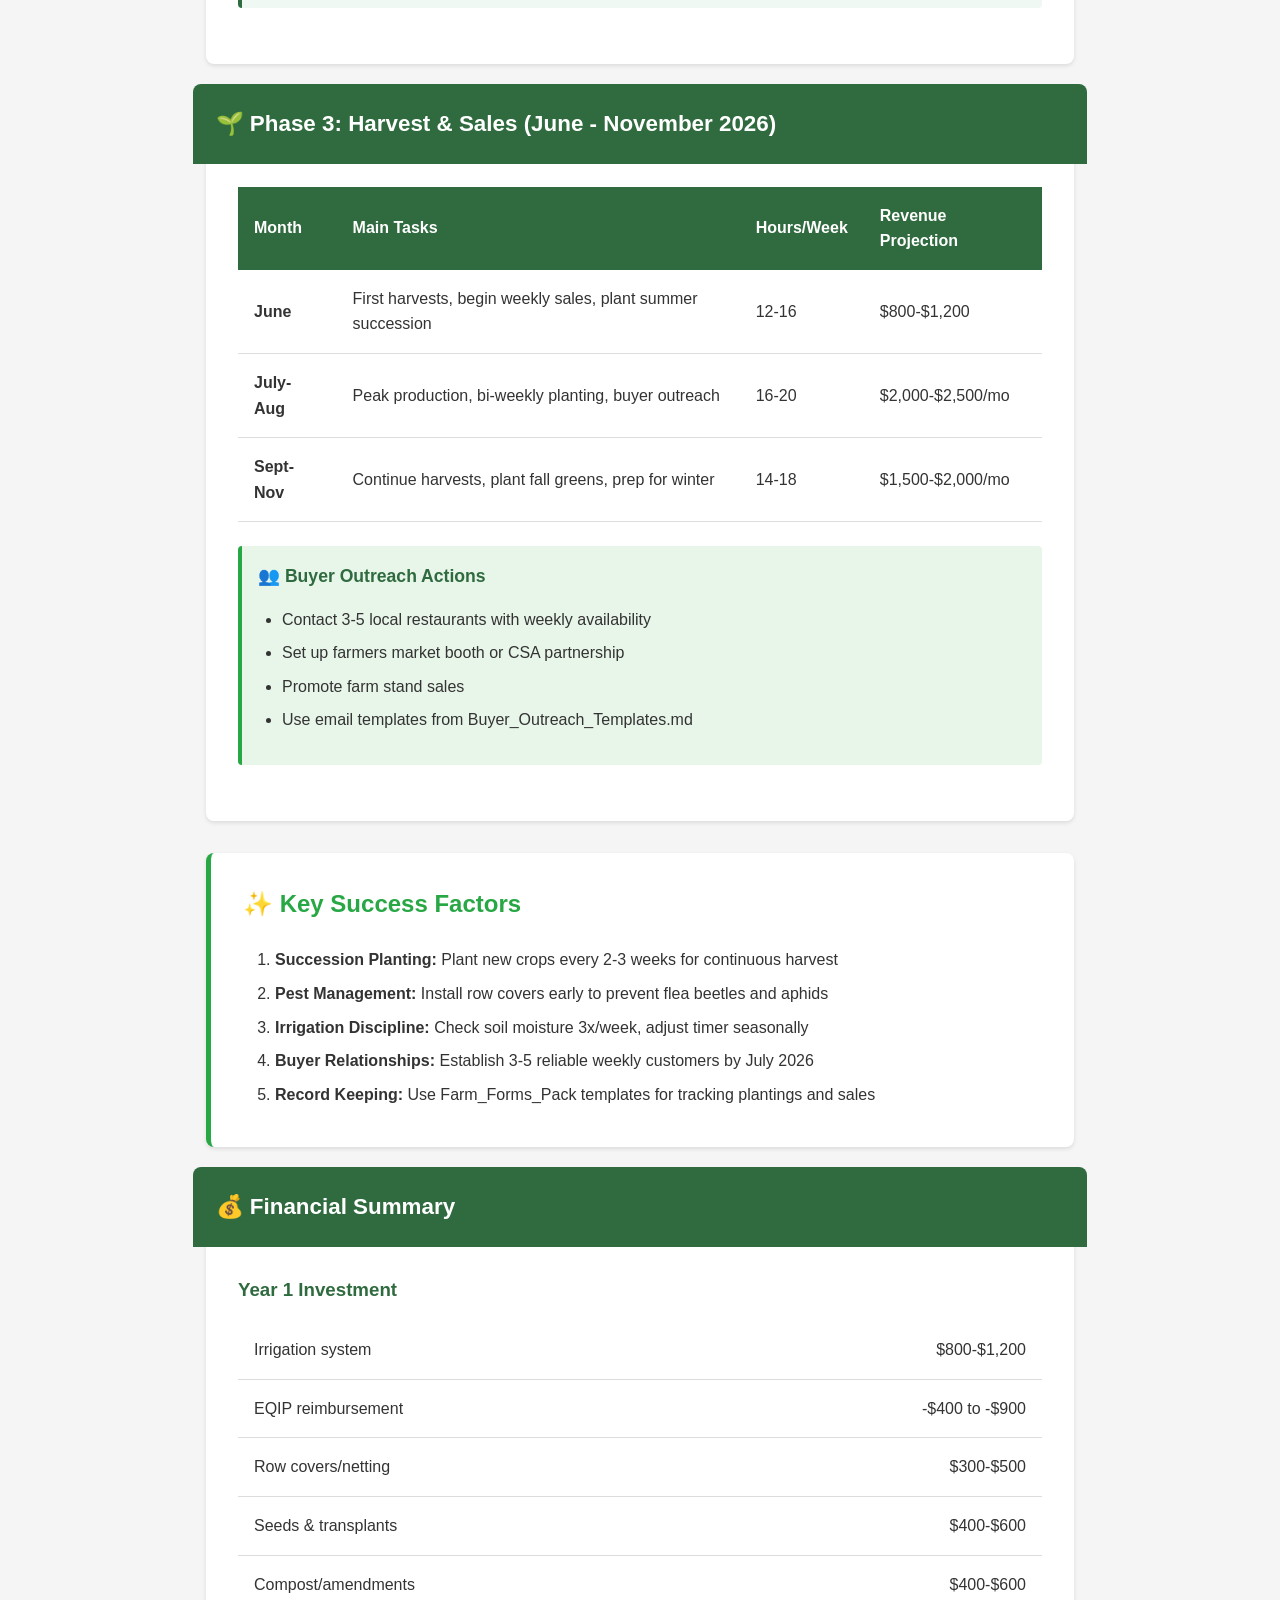
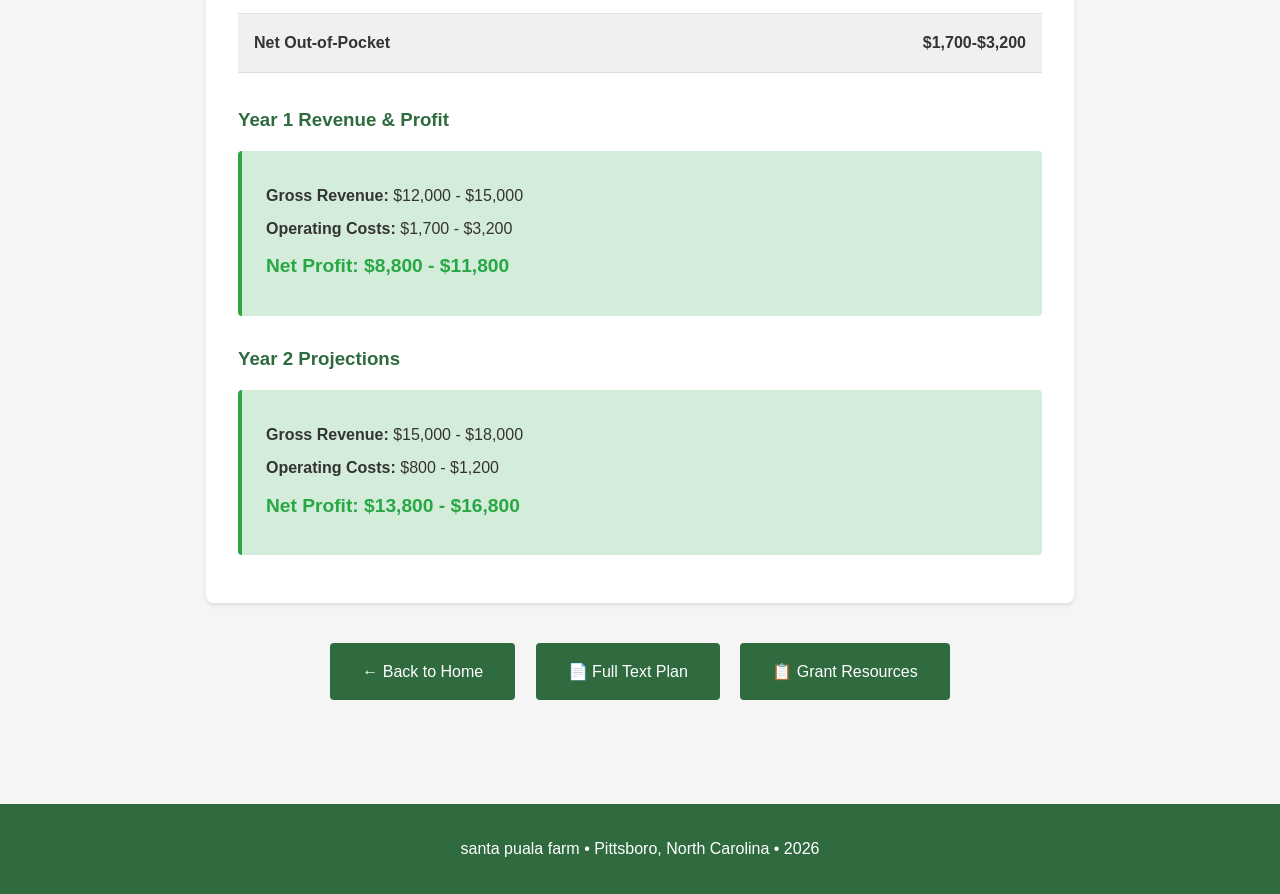
<file: docs/salad-greens-project.html>
<!doctype html>
<html lang="en">
<head>
  <meta charset="UTF-8" />
  <meta name="viewport" content="width=device-width, initial-scale=1.0" />
  <title>Salad Greens & Fresh Herbs - Project Plan</title>
  <style>
    * { margin: 0; padding: 0; box-sizing: border-box; }
    body {
      font-family: Arial, Helvetica, sans-serif;
      line-height: 1.6;
      color: #333;
      background: #f5f5f5;
    }
    header {
      background: linear-gradient(135deg, #2f6b3f 0%, #1e4d2b 100%);
      color: white;
      padding: 2em;
      text-align: center;
      box-shadow: 0 2px 8px rgba(0,0,0,0.1);
    }
    header h1 { font-size: 2.5em; margin-bottom: 0.5em; }
    header p { font-size: 1.1em; opacity: 0.9; }
    .breadcrumb {
      max-width: 900px;
      margin: 1em auto;
      padding: 0 1em;
    }
    .breadcrumb a { color: #2f6b3f; text-decoration: none; }
    .breadcrumb a:hover { text-decoration: underline; }
    main {
      max-width: 900px;
      margin: 0 auto;
      padding: 1em;
    }
    .overview {
      background: white;
      padding: 2em;
      border-radius: 8px;
      margin-bottom: 2em;
      box-shadow: 0 2px 4px rgba(0,0,0,0.1);
      border-left: 5px solid #2f6b3f;
    }
    .overview h2 { color: #2f6b3f; margin-bottom: 1em; }
    .overview-grid {
      display: grid;
      grid-template-columns: repeat(auto-fit, minmax(200px, 1fr));
      gap: 1.5em;
      margin-top: 1em;
    }
    .overview-item { background: #f9f9f9; padding: 1em; border-radius: 4px; }
    .overview-item strong { display: block; color: #2f6b3f; font-size: 0.9em; text-transform: uppercase; margin-bottom: 0.3em; }
    .phase {
      background: white;
      padding: 2em;
      margin-bottom: 2em;
      border-radius: 8px;
      box-shadow: 0 2px 4px rgba(0,0,0,0.1);
    }
    .phase h2 {
      color: white;
      background: #2f6b3f;
      padding: 1em;
      margin: -2em -2em 1em -2em;
      border-radius: 8px 8px 0 0;
      font-size: 1.4em;
    }
    .timeline-item {
      margin: 1.5em 0;
      padding: 1em;
      background: #f0f8f4;
      border-left: 4px solid #2f6b3f;
      border-radius: 4px;
    }
    .timeline-item h3 { color: #2f6b3f; margin-bottom: 0.5em; font-size: 1.1em; }
    .timeline-item strong { display: block; color: #1e4d2b; margin: 0.5em 0; }
    .task-list {
      margin: 1em 0;
      padding-left: 1.5em;
    }
    .task-list li { margin: 0.5em 0; }
    .cost-box {
      background: #fff3cd;
      border-left: 4px solid #ffc107;
      padding: 1em;
      margin: 1em 0;
      border-radius: 4px;
    }
    .revenue-box {
      background: #d4edda;
      border-left: 4px solid #28a745;
      padding: 1em;
      margin: 1em 0;
      border-radius: 4px;
    }
    .success-factors {
      background: white;
      padding: 2em;
      margin-bottom: 2em;
      border-radius: 8px;
      box-shadow: 0 2px 4px rgba(0,0,0,0.1);
      border-left: 5px solid #28a745;
    }
    .success-factors h2 { color: #28a745; margin-bottom: 1em; }
    .success-factors ol { margin-left: 2em; }
    .success-factors li { margin: 0.5em 0; }
    .financial-table {
      width: 100%;
      border-collapse: collapse;
      margin: 1em 0;
      background: white;
    }
    .financial-table th {
      background: #2f6b3f;
      color: white;
      padding: 1em;
      text-align: left;
    }
    .financial-table td {
      padding: 1em;
      border-bottom: 1px solid #ddd;
    }
    .financial-table tr:hover { background: #f9f9f9; }
    .button-group {
      margin: 2em 0;
      text-align: center;
    }
    .button-group a {
      display: inline-block;
      padding: 1em 2em;
      background: #2f6b3f;
      color: white;
      text-decoration: none;
      border-radius: 4px;
      margin: 0.5em;
      transition: background 0.3s;
    }
    .button-group a:hover { background: #1e4d2b; }
    footer {
      background: #2f6b3f;
      color: white;
      text-align: center;
      padding: 2em;
      margin-top: 3em;
    }
  </style>
</head>
<body>
  <header>
    <h1>🌱 Salad Greens & Fresh Herbs</h1>
    <p>Detailed Project Plan | Santa Puala Farm</p>
  </header>

  <div class="breadcrumb">
    <a href="index.html">← Back to Home</a>
  </div>

  <main>
    <div class="overview">
      <h2>Project Overview</h2>
      <div class="overview-grid">
        <div class="overview-item">
          <strong>Space</strong>
          0.20 acre (8,700 sq ft)
        </div>
        <div class="overview-item">
          <strong>Timeline</strong>
          March 2026 - Dec 2027
        </div>
        <div class="overview-item">
          <strong>Revenue Target</strong>
          $12,000 - $15,000/year
        </div>
        <div class="overview-item">
          <strong>Crops</strong>
          Lettuce, Greens, Herbs
        </div>
      </div>
      <p style="margin-top: 1em; color: #666; font-size: 0.95em;">High-demand, fast-growing crops for weekly sales. Focus on succession planting for continuous harvest March through November.</p>
    </div>

    <div class="phase">
      <h2>📋 Phase 1: Planning & Grants (January - March 2026)</h2>

      <div class="timeline-item">
        <h3>Week 1-2: Grant Research (January 1-14)</h3>
        <strong>⏱️ Time: 6-8 hours</strong>
        <ul class="task-list">
          <li>Review NRCS EQIP drip irrigation requirements</li>
          <li>Draft irrigation system design & get quotes (3 suppliers)</li>
          <li>Contact local NRCS office for conservation visit</li>
        </ul>
        <div class="cost-box">
          <strong>💰 Estimated Costs:</strong> $0 (planning phase)
        </div>
      </div>

      <div class="timeline-item">
        <h3>Week 3-4: NC AgVentures Prep (January 15-31)</h3>
        <strong>⏱️ Time: 8-10 hours</strong>
        <ul class="task-list">
          <li>Complete application form</li>
          <li>Gather documentation (site plan, budget, narrative)</li>
          <li>Submit by April 30 deadline</li>
        </ul>
        <div class="revenue-box">
          <strong>🎯 Deadline:</strong> April 30, 2026
        </div>
      </div>

      <div class="timeline-item">
        <h3>February: Conservation Planning</h3>
        <strong>⏱️ Time: 12-16 hours</strong>
        <ul class="task-list">
          <li>NRCS conservation planner site visit</li>
          <li>Finalize EQIP application</li>
          <li>Soil test entire 0.20 acre area</li>
          <li>Order compost (3-5 cubic yards)</li>
        </ul>
        <div class="cost-box">
          <strong>💰 Estimated Costs:</strong> $50-$100 soil test + $150-$250 compost
        </div>
      </div>

      <div class="timeline-item">
        <h3>March 1-15: Submit Applications</h3>
        <strong>⏱️ Time: 8 hours</strong>
        <ul class="task-list">
          <li>Submit EQIP application (March 1-15 deadline)</li>
          <li>Mark out bed layout on field</li>
          <li>Spread compost if soil workable</li>
          <li>Order early season seeds</li>
        </ul>
        <div class="cost-box">
          <strong>💰 Seeds & Supplies:</strong> $50-$100
        </div>
      </div>
    </div>

    <div class="phase">
      <h2>🔧 Phase 2: Infrastructure Installation (April - May 2026)</h2>

      <div class="timeline-item">
        <h3>April: Install Irrigation System</h3>
        <strong>⏱️ Time: 16-24 hours</strong>
        <ul class="task-list">
          <li>Submit NC AgVentures application (by April 30)</li>
          <li>Order irrigation supplies if EQIP approved</li>
          <li>Install mainline, drip tape, timers, filters (12-16 hrs with helper)</li>
          <li>Test system and adjust for even coverage</li>
        </ul>
        <div class="cost-box">
          <strong>💰 Irrigation System:</strong> $800-$1,200 (EQIP covers $400-$900)
        </div>
      </div>

      <div class="timeline-item">
        <h3>May: Planting Begins</h3>
        <strong>⏱️ Time: 20-24 hours</strong>
        <ul class="task-list">
          <li>Plant first succession of lettuce, arugula, spinach</li>
          <li>Transplant basil and herbs (200-300 plants)</li>
          <li>Install row covers over greens beds</li>
          <li>Plant second succession</li>
          <li>Ongoing: Irrigate 2-3x per week</li>
        </ul>
        <div class="revenue-box">
          <strong>🎯 Milestone:</strong> First harvest expected June 2026
        </div>
      </div>
    </div>

    <div class="phase">
      <h2>🌱 Phase 3: Harvest & Sales (June - November 2026)</h2>

      <table class="financial-table">
        <thead>
          <tr>
            <th>Month</th>
            <th>Main Tasks</th>
            <th>Hours/Week</th>
            <th>Revenue Projection</th>
          </tr>
        </thead>
        <tbody>
          <tr>
            <td><strong>June</strong></td>
            <td>First harvests, begin weekly sales, plant summer succession</td>
            <td>12-16</td>
            <td>$800-$1,200</td>
          </tr>
          <tr>
            <td><strong>July-Aug</strong></td>
            <td>Peak production, bi-weekly planting, buyer outreach</td>
            <td>16-20</td>
            <td>$2,000-$2,500/mo</td>
          </tr>
          <tr>
            <td><strong>Sept-Nov</strong></td>
            <td>Continue harvests, plant fall greens, prep for winter</td>
            <td>14-18</td>
            <td>$1,500-$2,000/mo</td>
          </tr>
        </tbody>
      </table>

      <div class="timeline-item" style="background: #e8f5e9; border-left-color: #28a745;">
        <h3>👥 Buyer Outreach Actions</h3>
        <ul class="task-list">
          <li>Contact 3-5 local restaurants with weekly availability</li>
          <li>Set up farmers market booth or CSA partnership</li>
          <li>Promote farm stand sales</li>
          <li>Use email templates from Buyer_Outreach_Templates.md</li>
        </ul>
      </div>
    </div>

    <div class="success-factors">
      <h2>✨ Key Success Factors</h2>
      <ol>
        <li><strong>Succession Planting:</strong> Plant new crops every 2-3 weeks for continuous harvest</li>
        <li><strong>Pest Management:</strong> Install row covers early to prevent flea beetles and aphids</li>
        <li><strong>Irrigation Discipline:</strong> Check soil moisture 3x/week, adjust timer seasonally</li>
        <li><strong>Buyer Relationships:</strong> Establish 3-5 reliable weekly customers by July 2026</li>
        <li><strong>Record Keeping:</strong> Use Farm_Forms_Pack templates for tracking plantings and sales</li>
      </ol>
    </div>

    <div class="phase">
      <h2>💰 Financial Summary</h2>

      <h3 style="color: #2f6b3f; margin-top: 1.5em;">Year 1 Investment</h3>
      <table class="financial-table" style="margin-bottom: 2em;">
        <tbody>
          <tr>
            <td>Irrigation system</td>
            <td style="text-align: right;">$800-$1,200</td>
          </tr>
          <tr>
            <td>EQIP reimbursement</td>
            <td style="text-align: right;">-$400 to -$900</td>
          </tr>
          <tr>
            <td>Row covers/netting</td>
            <td style="text-align: right;">$300-$500</td>
          </tr>
          <tr>
            <td>Seeds & transplants</td>
            <td style="text-align: right;">$400-$600</td>
          </tr>
          <tr>
            <td>Compost/amendments</td>
            <td style="text-align: right;">$400-$600</td>
          </tr>
          <tr style="background: #f0f0f0; font-weight: bold;">
            <td>Net Out-of-Pocket</td>
            <td style="text-align: right;">$1,700-$3,200</td>
          </tr>
        </tbody>
      </table>

      <h3 style="color: #2f6b3f;">Year 1 Revenue & Profit</h3>
      <div class="revenue-box" style="padding: 1.5em;">
        <p style="margin: 0.5em 0;"><strong>Gross Revenue:</strong> $12,000 - $15,000</p>
        <p style="margin: 0.5em 0;"><strong>Operating Costs:</strong> $1,700 - $3,200</p>
        <p style="margin: 0.5em 0; font-size: 1.2em; color: #28a745;"><strong>Net Profit: $8,800 - $11,800</strong></p>
      </div>

      <h3 style="color: #2f6b3f; margin-top: 1.5em;">Year 2 Projections</h3>
      <div class="revenue-box" style="padding: 1.5em;">
        <p style="margin: 0.5em 0;"><strong>Gross Revenue:</strong> $15,000 - $18,000</p>
        <p style="margin: 0.5em 0;"><strong>Operating Costs:</strong> $800 - $1,200</p>
        <p style="margin: 0.5em 0; font-size: 1.2em; color: #28a745;"><strong>Net Profit: $13,800 - $16,800</strong></p>
      </div>
    </div>

    <div class="button-group">
      <a href="index.html">← Back to Home</a>
      <a href="Salad_Greens_Herbs_Project_Plan.md" target="_blank">📄 Full Text Plan</a>
      <a href="grant-documents.html">📋 Grant Resources</a>
    </div>
  </main>

  <footer>
    santa puala farm • Pittsboro, North Carolina • 2026
  </footer>
</body>
</html>
</file>
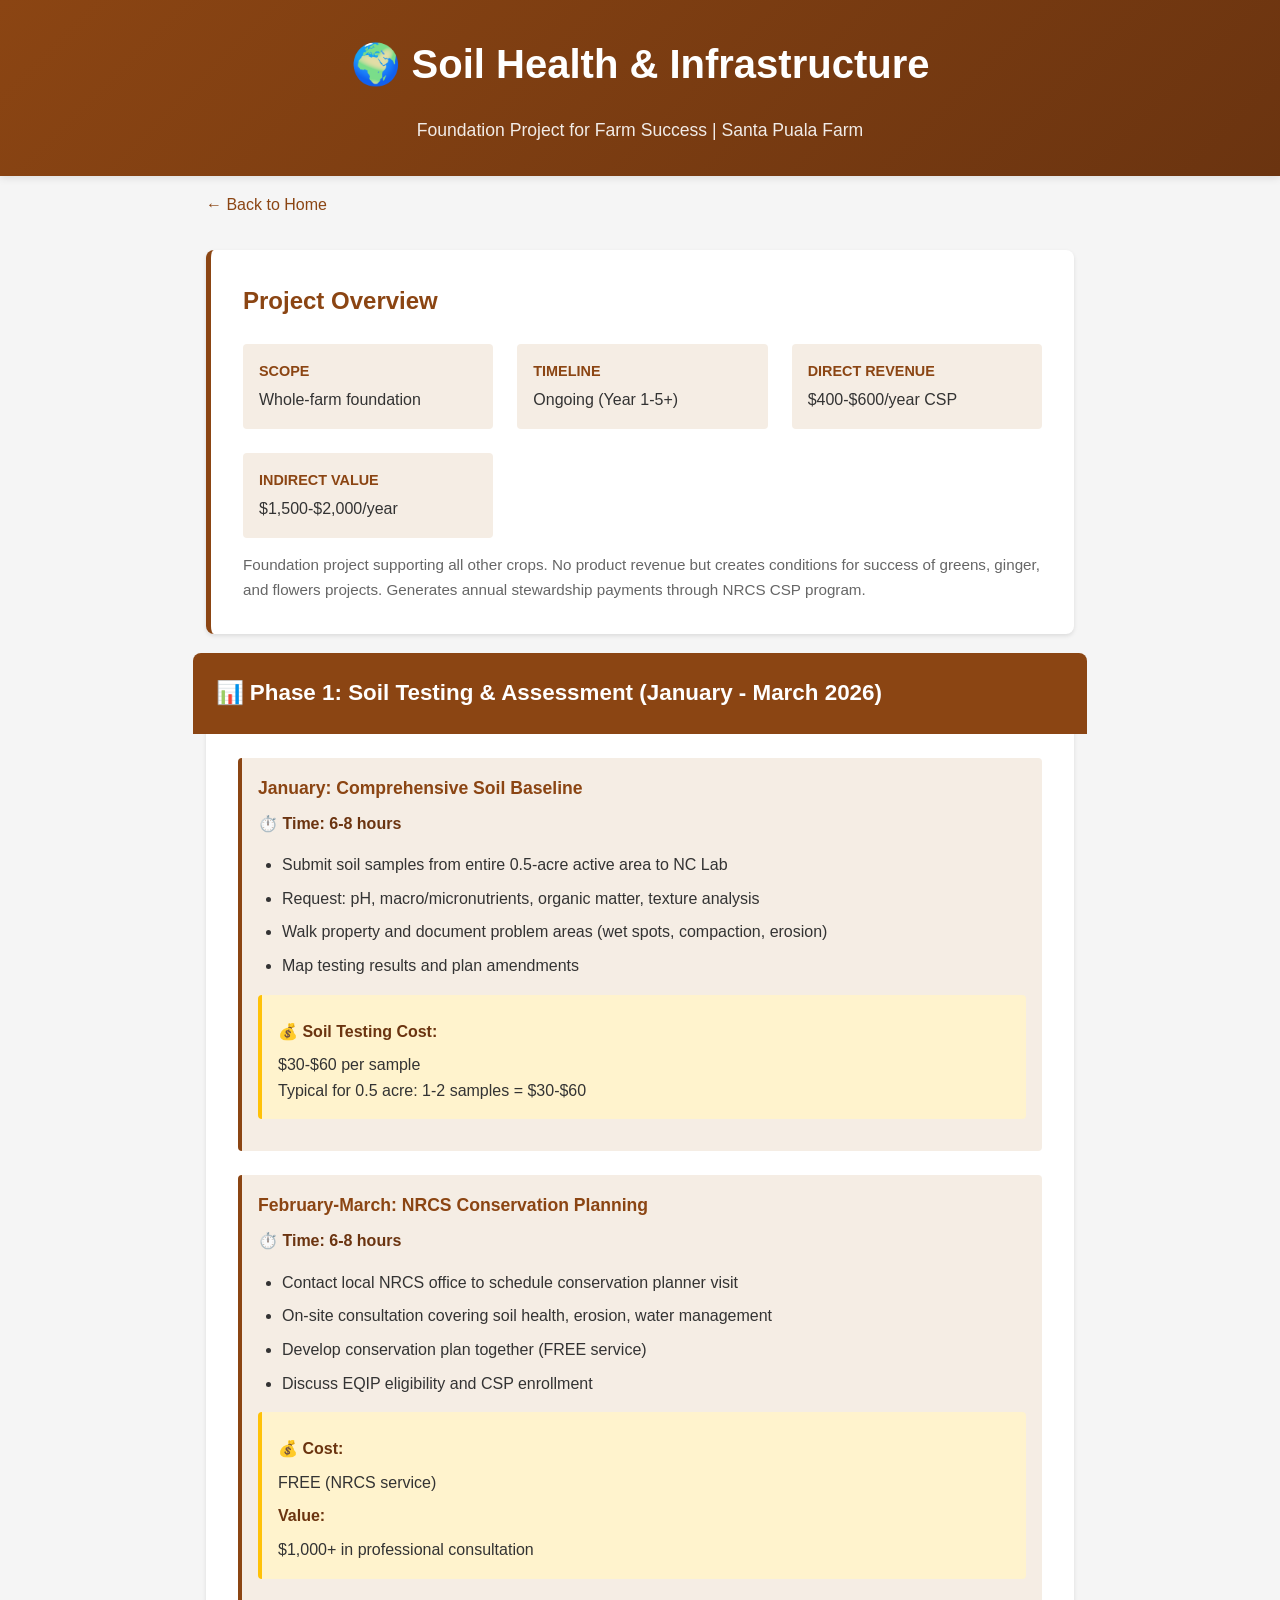
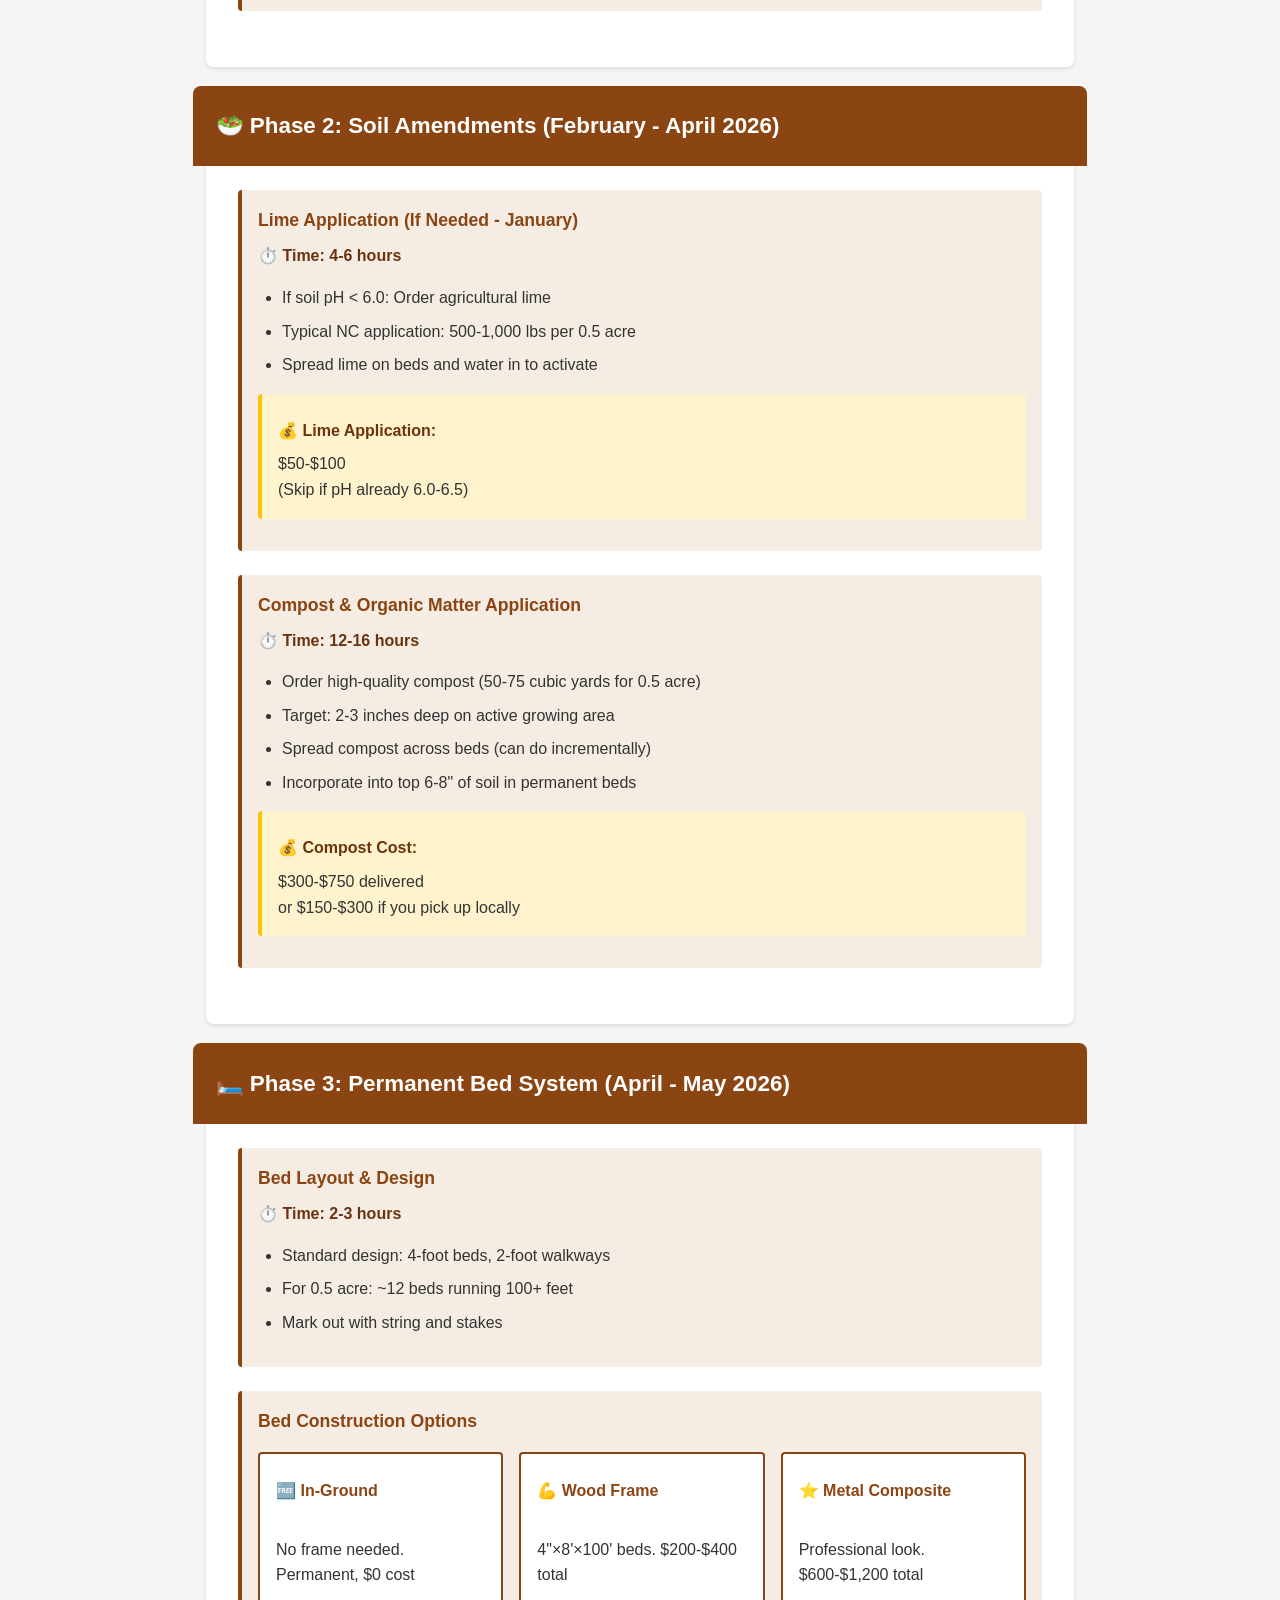
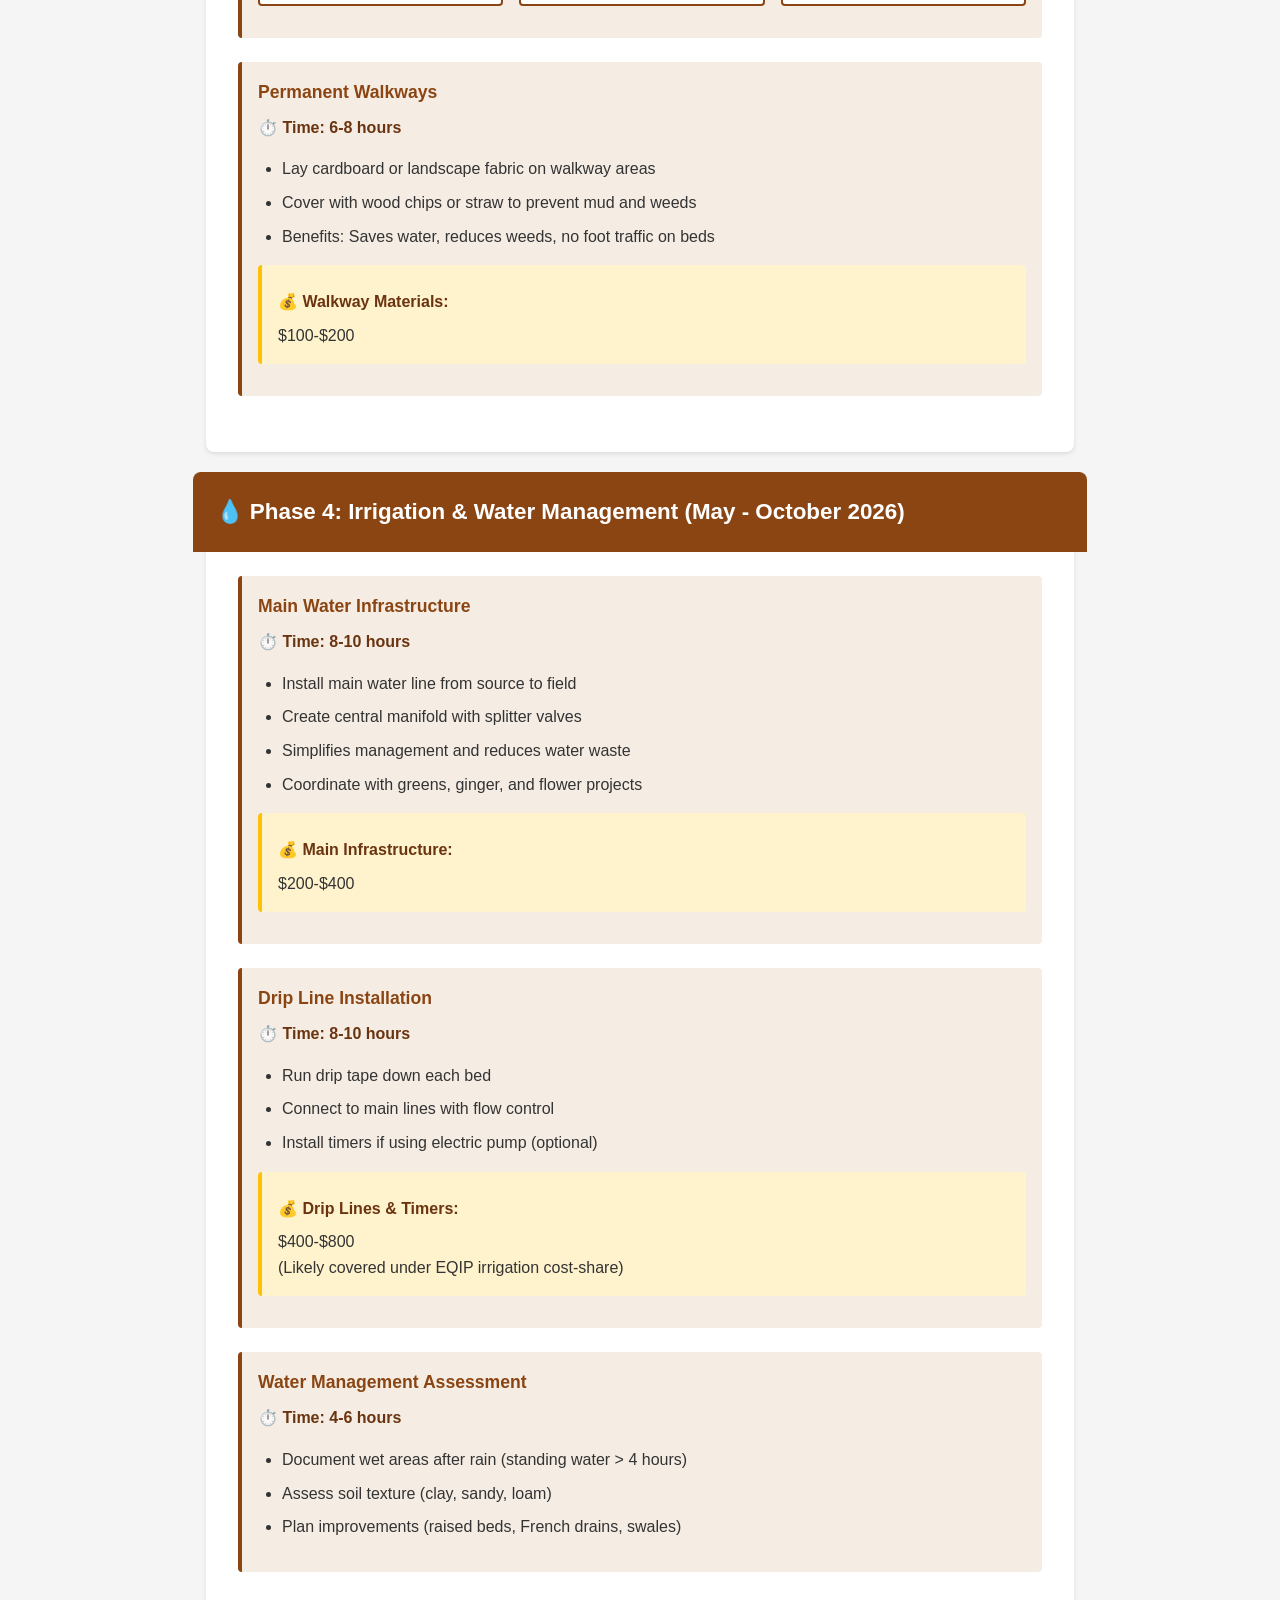
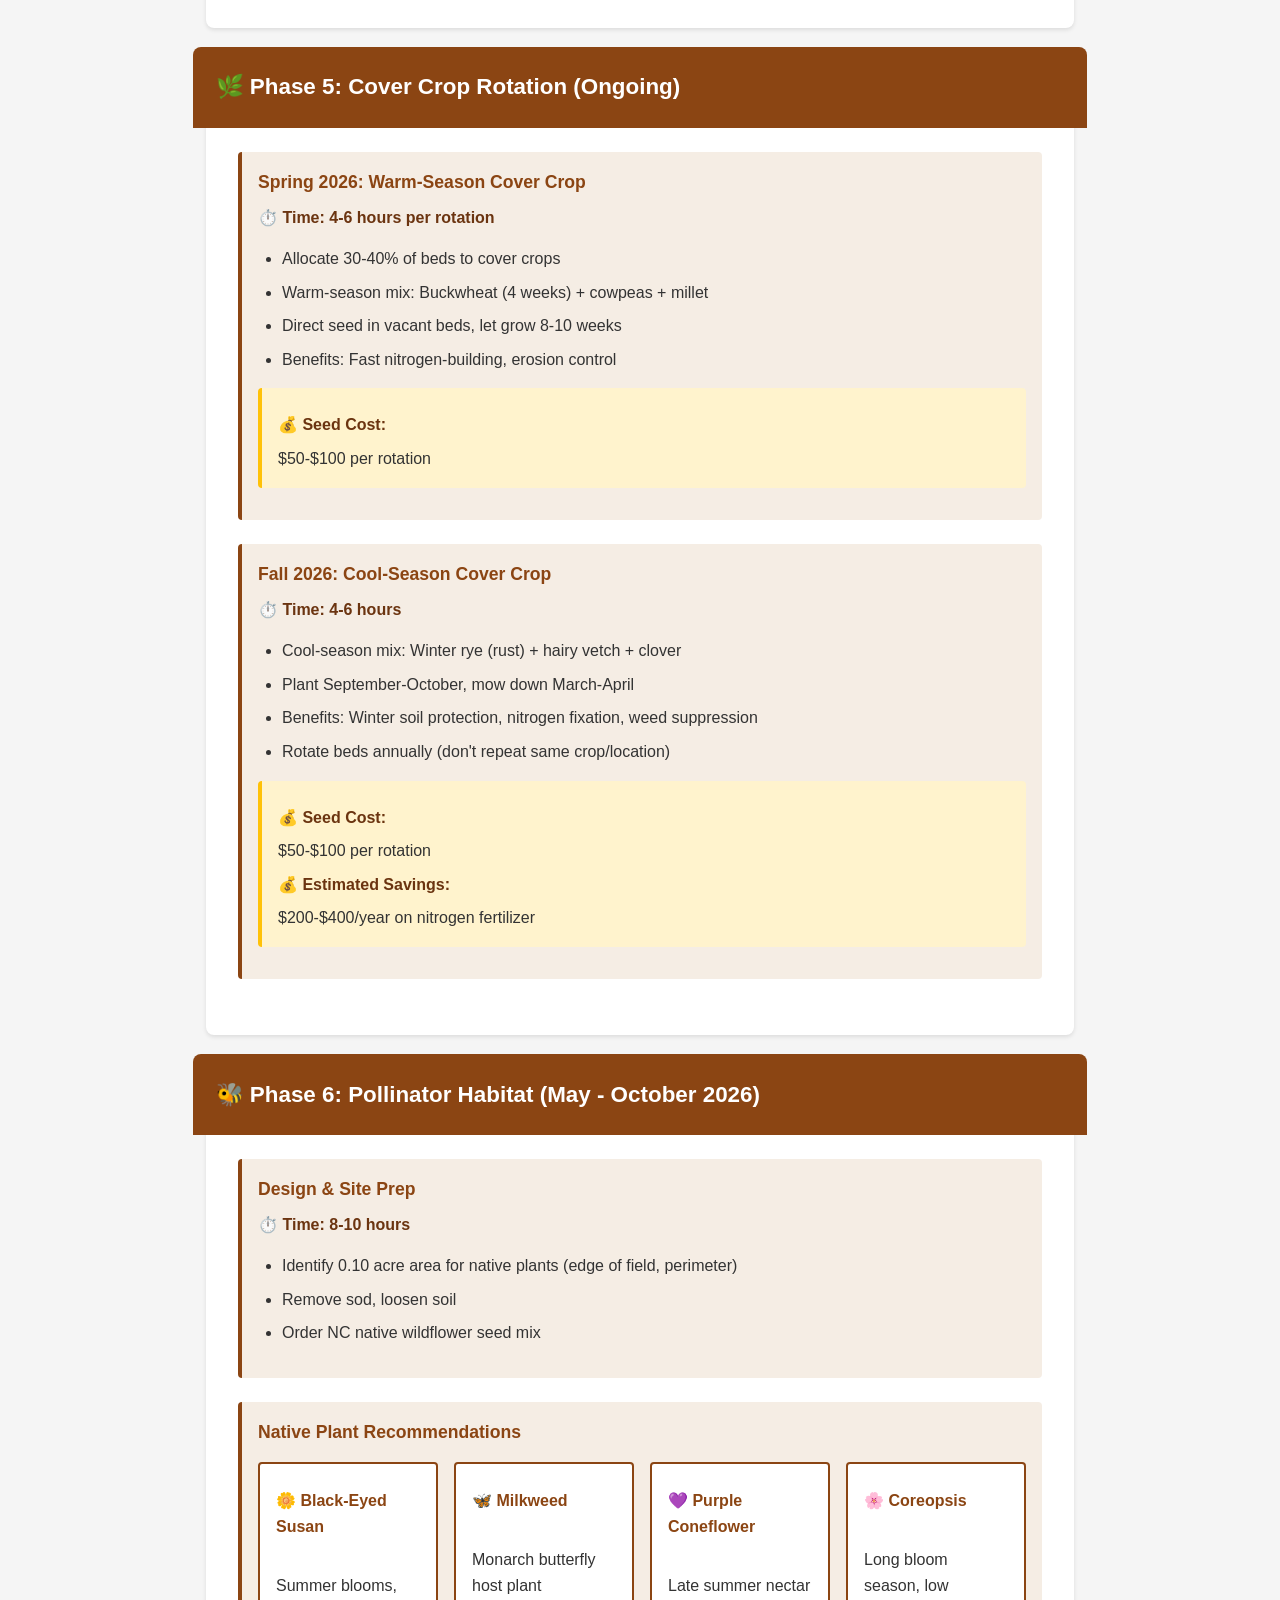
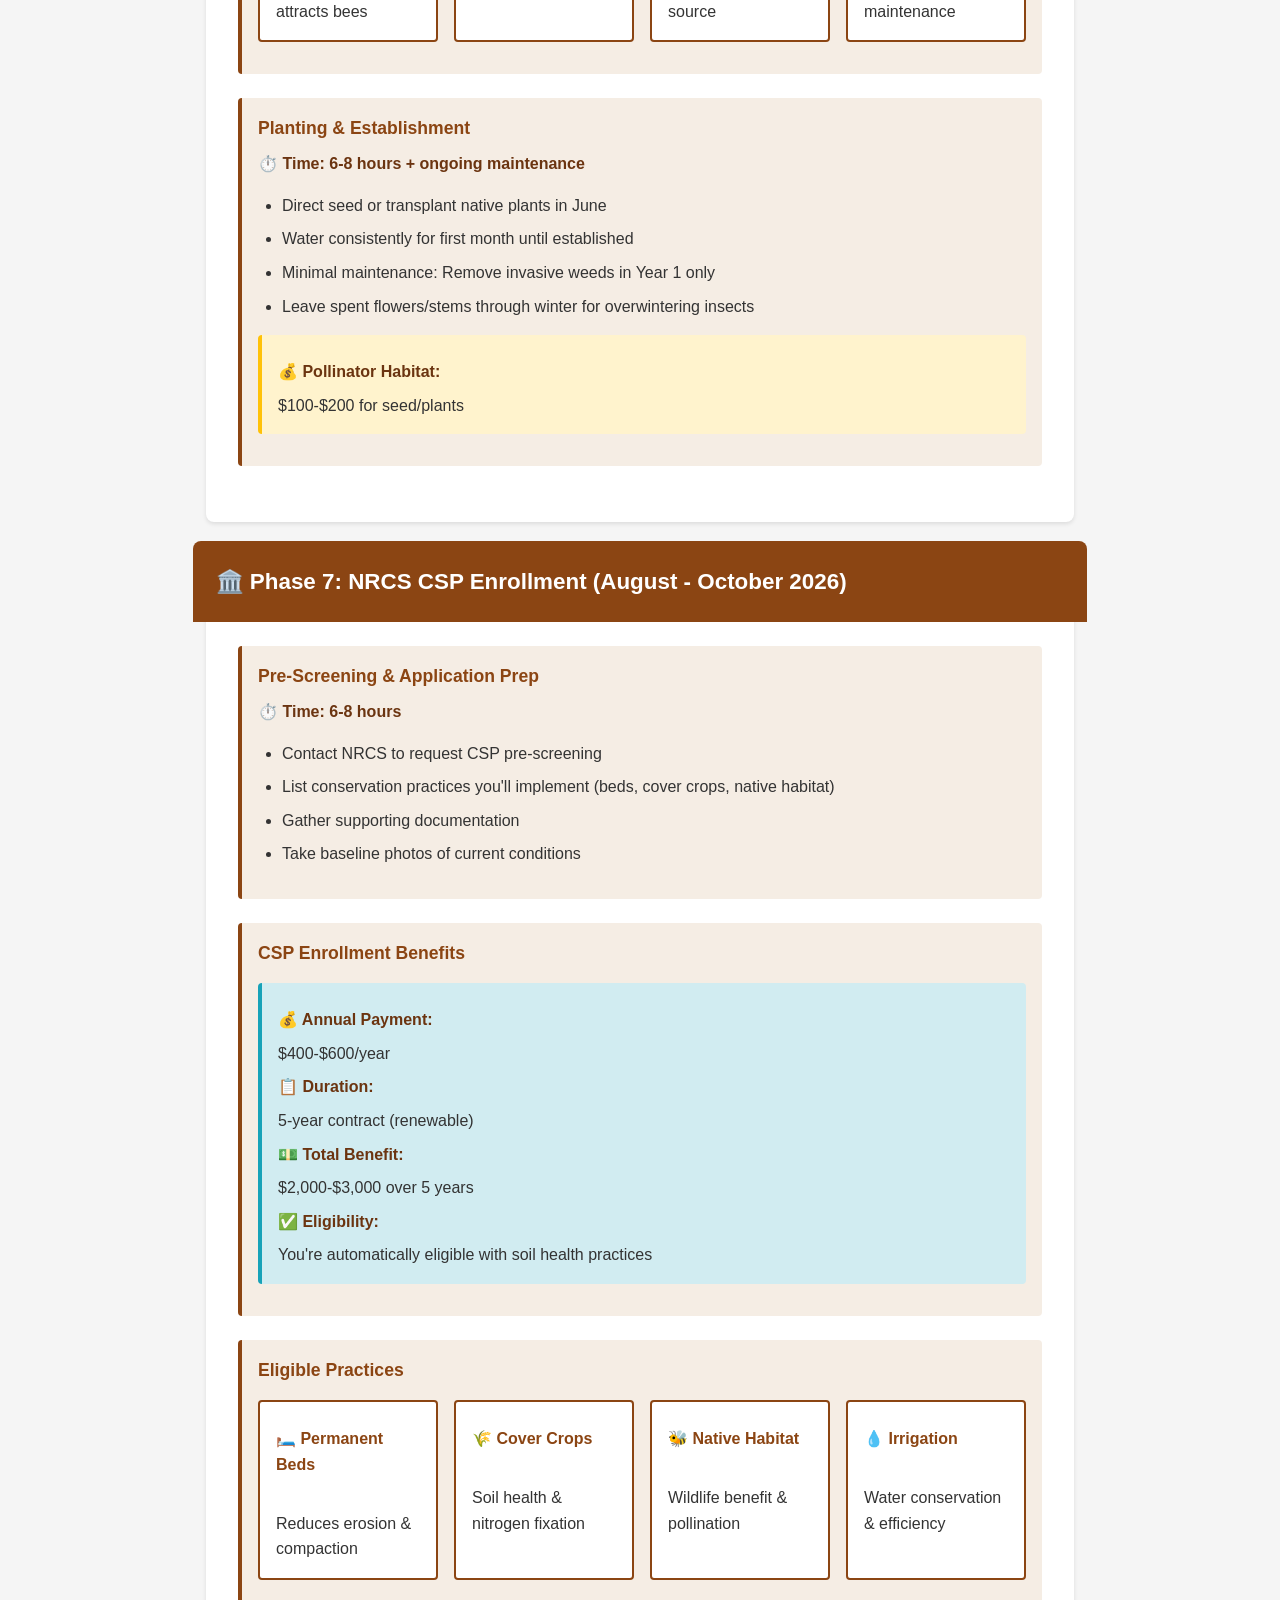
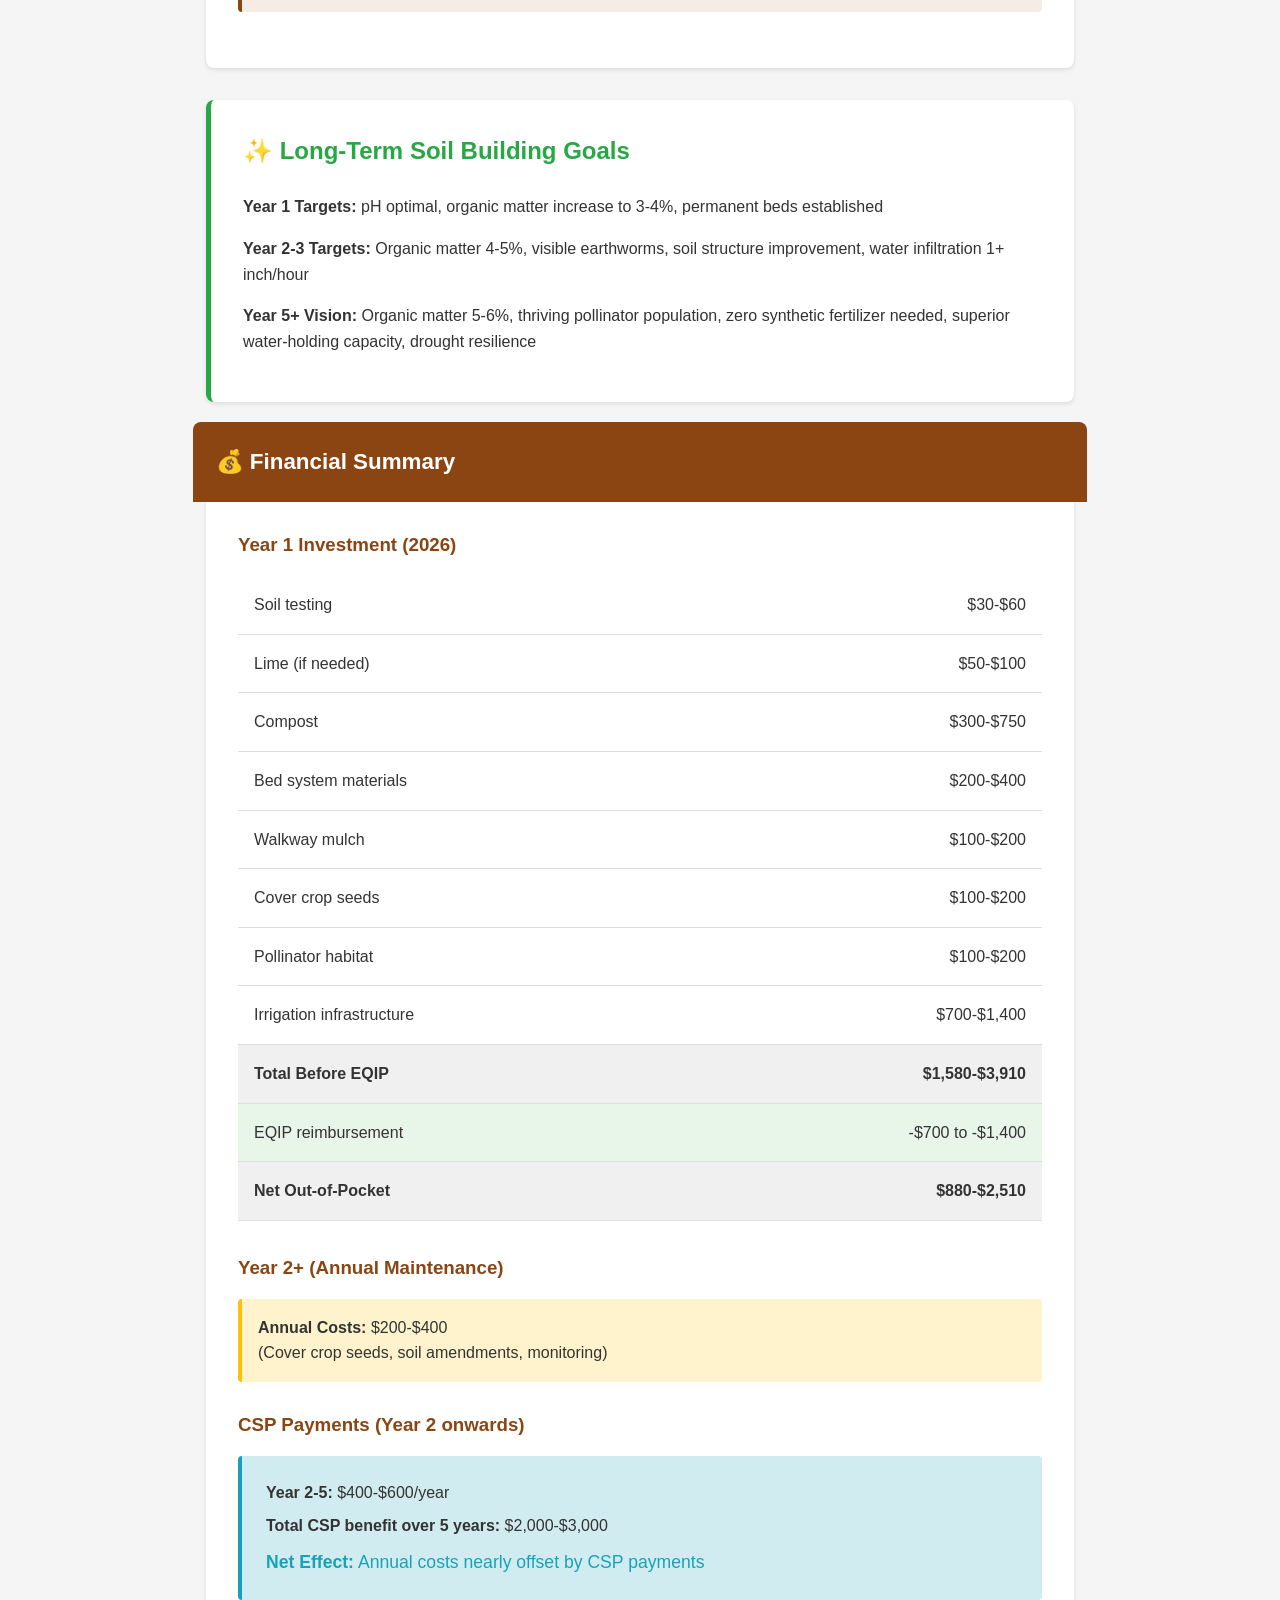
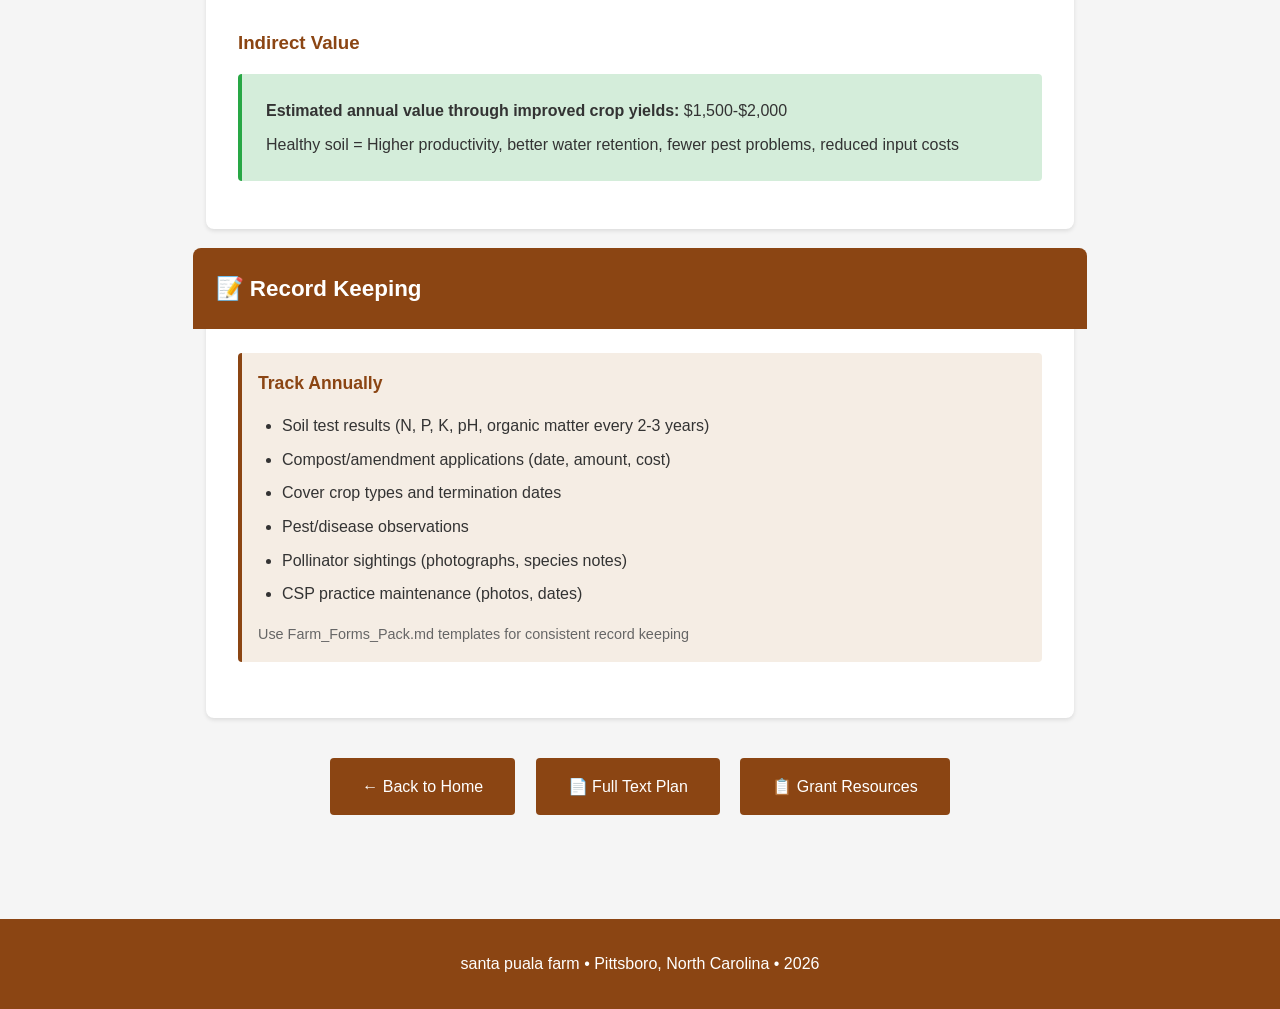
<file: docs/soil-health-project.html>
<!doctype html>
<html lang="en">
<head>
  <meta charset="UTF-8" />
  <meta name="viewport" content="width=device-width, initial-scale=1.0" />
  <title>Soil Health & Infrastructure - Project Plan</title>
  <style>
    * { margin: 0; padding: 0; box-sizing: border-box; }
    body {
      font-family: Arial, Helvetica, sans-serif;
      line-height: 1.6;
      color: #333;
      background: #f5f5f5;
    }
    header {
      background: linear-gradient(135deg, #8b4513 0%, #6b3410 100%);
      color: white;
      padding: 2em;
      text-align: center;
      box-shadow: 0 2px 8px rgba(0,0,0,0.1);
    }
    header h1 { font-size: 2.5em; margin-bottom: 0.5em; }
    header p { font-size: 1.1em; opacity: 0.9; }
    .breadcrumb {
      max-width: 900px;
      margin: 1em auto;
      padding: 0 1em;
    }
    .breadcrumb a { color: #8b4513; text-decoration: none; }
    .breadcrumb a:hover { text-decoration: underline; }
    main {
      max-width: 900px;
      margin: 0 auto;
      padding: 1em;
    }
    .overview {
      background: white;
      padding: 2em;
      border-radius: 8px;
      margin-bottom: 2em;
      box-shadow: 0 2px 4px rgba(0,0,0,0.1);
      border-left: 5px solid #8b4513;
    }
    .overview h2 { color: #8b4513; margin-bottom: 1em; }
    .overview-grid {
      display: grid;
      grid-template-columns: repeat(auto-fit, minmax(200px, 1fr));
      gap: 1.5em;
      margin-top: 1em;
    }
    .overview-item { background: #f5ede4; padding: 1em; border-radius: 4px; }
    .overview-item strong { display: block; color: #8b4513; font-size: 0.9em; text-transform: uppercase; margin-bottom: 0.3em; }
    .phase {
      background: white;
      padding: 2em;
      margin-bottom: 2em;
      border-radius: 8px;
      box-shadow: 0 2px 4px rgba(0,0,0,0.1);
    }
    .phase h2 {
      color: white;
      background: #8b4513;
      padding: 1em;
      margin: -2em -2em 1em -2em;
      border-radius: 8px 8px 0 0;
      font-size: 1.4em;
    }
    .timeline-item {
      margin: 1.5em 0;
      padding: 1em;
      background: #f5ede4;
      border-left: 4px solid #8b4513;
      border-radius: 4px;
    }
    .timeline-item h3 { color: #8b4513; margin-bottom: 0.5em; font-size: 1.1em; }
    .timeline-item strong { display: block; color: #6b3410; margin: 0.5em 0; }
    .task-list {
      margin: 1em 0;
      padding-left: 1.5em;
    }
    .task-list li { margin: 0.5em 0; }
    .cost-box {
      background: #fff3cd;
      border-left: 4px solid #ffc107;
      padding: 1em;
      margin: 1em 0;
      border-radius: 4px;
    }
    .revenue-box {
      background: #d4edda;
      border-left: 4px solid #28a745;
      padding: 1em;
      margin: 1em 0;
      border-radius: 4px;
    }
    .csp-box {
      background: #d1ecf1;
      border-left: 4px solid #17a2b8;
      padding: 1em;
      margin: 1em 0;
      border-radius: 4px;
    }
    .success-factors {
      background: white;
      padding: 2em;
      margin-bottom: 2em;
      border-radius: 8px;
      box-shadow: 0 2px 4px rgba(0,0,0,0.1);
      border-left: 5px solid #28a745;
    }
    .success-factors h2 { color: #28a745; margin-bottom: 1em; }
    .success-factors ol { margin-left: 2em; }
    .success-factors li { margin: 0.5em 0; }
    .practice-box {
      display: grid;
      grid-template-columns: repeat(auto-fit, minmax(160px, 1fr));
      gap: 1em;
      margin: 1em 0;
    }
    .practice-card {
      background: white;
      padding: 1em;
      border: 2px solid #8b4513;
      border-radius: 4px;
    }
    .practice-card strong { color: #8b4513; }
    .financial-table {
      width: 100%;
      border-collapse: collapse;
      margin: 1em 0;
      background: white;
    }
    .financial-table th {
      background: #8b4513;
      color: white;
      padding: 1em;
      text-align: left;
    }
    .financial-table td {
      padding: 1em;
      border-bottom: 1px solid #ddd;
    }
    .financial-table tr:hover { background: #f9f9f9; }
    .button-group {
      margin: 2em 0;
      text-align: center;
    }
    .button-group a {
      display: inline-block;
      padding: 1em 2em;
      background: #8b4513;
      color: white;
      text-decoration: none;
      border-radius: 4px;
      margin: 0.5em;
      transition: background 0.3s;
    }
    .button-group a:hover { background: #6b3410; }
    footer {
      background: #8b4513;
      color: white;
      text-align: center;
      padding: 2em;
      margin-top: 3em;
    }
  </style>
</head>
<body>
  <header>
    <h1>🌍 Soil Health & Infrastructure</h1>
    <p>Foundation Project for Farm Success | Santa Puala Farm</p>
  </header>

  <div class="breadcrumb">
    <a href="index.html">← Back to Home</a>
  </div>

  <main>
    <div class="overview">
      <h2>Project Overview</h2>
      <div class="overview-grid">
        <div class="overview-item">
          <strong>Scope</strong>
          Whole-farm foundation
        </div>
        <div class="overview-item">
          <strong>Timeline</strong>
          Ongoing (Year 1-5+)
        </div>
        <div class="overview-item">
          <strong>Direct Revenue</strong>
          $400-$600/year CSP
        </div>
        <div class="overview-item">
          <strong>Indirect Value</strong>
          $1,500-$2,000/year
        </div>
      </div>
      <p style="margin-top: 1em; color: #666; font-size: 0.95em;">Foundation project supporting all other crops. No product revenue but creates conditions for success of greens, ginger, and flowers projects. Generates annual stewardship payments through NRCS CSP program.</p>
    </div>

    <div class="phase">
      <h2>📊 Phase 1: Soil Testing & Assessment (January - March 2026)</h2>

      <div class="timeline-item">
        <h3>January: Comprehensive Soil Baseline</h3>
        <strong>⏱️ Time: 6-8 hours</strong>
        <ul class="task-list">
          <li>Submit soil samples from entire 0.5-acre active area to NC Lab</li>
          <li>Request: pH, macro/micronutrients, organic matter, texture analysis</li>
          <li>Walk property and document problem areas (wet spots, compaction, erosion)</li>
          <li>Map testing results and plan amendments</li>
        </ul>
        <div class="cost-box">
          <strong>💰 Soil Testing Cost:</strong> $30-$60 per sample<br/>
          Typical for 0.5 acre: 1-2 samples = $30-$60
        </div>
      </div>

      <div class="timeline-item">
        <h3>February-March: NRCS Conservation Planning</h3>
        <strong>⏱️ Time: 6-8 hours</strong>
        <ul class="task-list">
          <li>Contact local NRCS office to schedule conservation planner visit</li>
          <li>On-site consultation covering soil health, erosion, water management</li>
          <li>Develop conservation plan together (FREE service)</li>
          <li>Discuss EQIP eligibility and CSP enrollment</li>
        </ul>
        <div class="cost-box">
          <strong>💰 Cost:</strong> FREE (NRCS service)<br/>
          <strong>Value:</strong> $1,000+ in professional consultation
        </div>
      </div>
    </div>

    <div class="phase">
      <h2>🥗 Phase 2: Soil Amendments (February - April 2026)</h2>

      <div class="timeline-item">
        <h3>Lime Application (If Needed - January)</h3>
        <strong>⏱️ Time: 4-6 hours</strong>
        <ul class="task-list">
          <li>If soil pH < 6.0: Order agricultural lime</li>
          <li>Typical NC application: 500-1,000 lbs per 0.5 acre</li>
          <li>Spread lime on beds and water in to activate</li>
        </ul>
        <div class="cost-box">
          <strong>💰 Lime Application:</strong> $50-$100<br/>
          (Skip if pH already 6.0-6.5)
        </div>
      </div>

      <div class="timeline-item">
        <h3>Compost & Organic Matter Application</h3>
        <strong>⏱️ Time: 12-16 hours</strong>
        <ul class="task-list">
          <li>Order high-quality compost (50-75 cubic yards for 0.5 acre)</li>
          <li>Target: 2-3 inches deep on active growing area</li>
          <li>Spread compost across beds (can do incrementally)</li>
          <li>Incorporate into top 6-8" of soil in permanent beds</li>
        </ul>
        <div class="cost-box">
          <strong>💰 Compost Cost:</strong> $300-$750 delivered<br/>
          or $150-$300 if you pick up locally
        </div>
      </div>
    </div>

    <div class="phase">
      <h2>🛏️ Phase 3: Permanent Bed System (April - May 2026)</h2>

      <div class="timeline-item">
        <h3>Bed Layout & Design</h3>
        <strong>⏱️ Time: 2-3 hours</strong>
        <ul class="task-list">
          <li>Standard design: 4-foot beds, 2-foot walkways</li>
          <li>For 0.5 acre: ~12 beds running 100+ feet</li>
          <li>Mark out with string and stakes</li>
        </ul>
      </div>

      <div class="timeline-item">
        <h3>Bed Construction Options</h3>
        <div class="practice-box">
          <div class="practice-card">
            <strong>🆓 In-Ground</strong><br/>
            No frame needed. Permanent, $0 cost
          </div>
          <div class="practice-card">
            <strong>💪 Wood Frame</strong><br/>
            4"×8'×100' beds. $200-$400 total
          </div>
          <div class="practice-card">
            <strong>⭐ Metal Composite</strong><br/>
            Professional look. $600-$1,200 total
          </div>
        </div>
      </div>

      <div class="timeline-item">
        <h3>Permanent Walkways</h3>
        <strong>⏱️ Time: 6-8 hours</strong>
        <ul class="task-list">
          <li>Lay cardboard or landscape fabric on walkway areas</li>
          <li>Cover with wood chips or straw to prevent mud and weeds</li>
          <li>Benefits: Saves water, reduces weeds, no foot traffic on beds</li>
        </ul>
        <div class="cost-box">
          <strong>💰 Walkway Materials:</strong> $100-$200
        </div>
      </div>
    </div>

    <div class="phase">
      <h2>💧 Phase 4: Irrigation & Water Management (May - October 2026)</h2>

      <div class="timeline-item">
        <h3>Main Water Infrastructure</h3>
        <strong>⏱️ Time: 8-10 hours</strong>
        <ul class="task-list">
          <li>Install main water line from source to field</li>
          <li>Create central manifold with splitter valves</li>
          <li>Simplifies management and reduces water waste</li>
          <li>Coordinate with greens, ginger, and flower projects</li>
        </ul>
        <div class="cost-box">
          <strong>💰 Main Infrastructure:</strong> $200-$400
        </div>
      </div>

      <div class="timeline-item">
        <h3>Drip Line Installation</h3>
        <strong>⏱️ Time: 8-10 hours</strong>
        <ul class="task-list">
          <li>Run drip tape down each bed</li>
          <li>Connect to main lines with flow control</li>
          <li>Install timers if using electric pump (optional)</li>
        </ul>
        <div class="cost-box">
          <strong>💰 Drip Lines & Timers:</strong> $400-$800<br/>
          (Likely covered under EQIP irrigation cost-share)
        </div>
      </div>

      <div class="timeline-item">
        <h3>Water Management Assessment</h3>
        <strong>⏱️ Time: 4-6 hours</strong>
        <ul class="task-list">
          <li>Document wet areas after rain (standing water > 4 hours)</li>
          <li>Assess soil texture (clay, sandy, loam)</li>
          <li>Plan improvements (raised beds, French drains, swales)</li>
        </ul>
      </div>
    </div>

    <div class="phase">
      <h2>🌿 Phase 5: Cover Crop Rotation (Ongoing)</h2>

      <div class="timeline-item">
        <h3>Spring 2026: Warm-Season Cover Crop</h3>
        <strong>⏱️ Time: 4-6 hours per rotation</strong>
        <ul class="task-list">
          <li>Allocate 30-40% of beds to cover crops</li>
          <li>Warm-season mix: Buckwheat (4 weeks) + cowpeas + millet</li>
          <li>Direct seed in vacant beds, let grow 8-10 weeks</li>
          <li>Benefits: Fast nitrogen-building, erosion control</li>
        </ul>
        <div class="cost-box">
          <strong>💰 Seed Cost:</strong> $50-$100 per rotation
        </div>
      </div>

      <div class="timeline-item">
        <h3>Fall 2026: Cool-Season Cover Crop</h3>
        <strong>⏱️ Time: 4-6 hours</strong>
        <ul class="task-list">
          <li>Cool-season mix: Winter rye (rust) + hairy vetch + clover</li>
          <li>Plant September-October, mow down March-April</li>
          <li>Benefits: Winter soil protection, nitrogen fixation, weed suppression</li>
          <li>Rotate beds annually (don't repeat same crop/location)</li>
        </ul>
        <div class="cost-box">
          <strong>💰 Seed Cost:</strong> $50-$100 per rotation<br/>
          <strong>💰 Estimated Savings:</strong> $200-$400/year on nitrogen fertilizer
        </div>
      </div>
    </div>

    <div class="phase">
      <h2>🐝 Phase 6: Pollinator Habitat (May - October 2026)</h2>

      <div class="timeline-item">
        <h3>Design & Site Prep</h3>
        <strong>⏱️ Time: 8-10 hours</strong>
        <ul class="task-list">
          <li>Identify 0.10 acre area for native plants (edge of field, perimeter)</li>
          <li>Remove sod, loosen soil</li>
          <li>Order NC native wildflower seed mix</li>
        </ul>
      </div>

      <div class="timeline-item">
        <h3>Native Plant Recommendations</h3>
        <div class="practice-box">
          <div class="practice-card">
            <strong>🌼 Black-Eyed Susan</strong><br/>
            Summer blooms, attracts bees
          </div>
          <div class="practice-card">
            <strong>🦋 Milkweed</strong><br/>
            Monarch butterfly host plant
          </div>
          <div class="practice-card">
            <strong>💜 Purple Coneflower</strong><br/>
            Late summer nectar source
          </div>
          <div class="practice-card">
            <strong>🌸 Coreopsis</strong><br/>
            Long bloom season, low maintenance
          </div>
        </div>
      </div>

      <div class="timeline-item">
        <h3>Planting & Establishment</h3>
        <strong>⏱️ Time: 6-8 hours + ongoing maintenance</strong>
        <ul class="task-list">
          <li>Direct seed or transplant native plants in June</li>
          <li>Water consistently for first month until established</li>
          <li>Minimal maintenance: Remove invasive weeds in Year 1 only</li>
          <li>Leave spent flowers/stems through winter for overwintering insects</li>
        </ul>
        <div class="cost-box">
          <strong>💰 Pollinator Habitat:</strong> $100-$200 for seed/plants
        </div>
      </div>
    </div>

    <div class="phase">
      <h2>🏛️ Phase 7: NRCS CSP Enrollment (August - October 2026)</h2>

      <div class="timeline-item">
        <h3>Pre-Screening & Application Prep</h3>
        <strong>⏱️ Time: 6-8 hours</strong>
        <ul class="task-list">
          <li>Contact NRCS to request CSP pre-screening</li>
          <li>List conservation practices you'll implement (beds, cover crops, native habitat)</li>
          <li>Gather supporting documentation</li>
          <li>Take baseline photos of current conditions</li>
        </ul>
      </div>

      <div class="timeline-item">
        <h3>CSP Enrollment Benefits</h3>
        <div class="csp-box">
          <strong>💰 Annual Payment:</strong> $400-$600/year<br/>
          <strong>📋 Duration:</strong> 5-year contract (renewable)<br/>
          <strong>💵 Total Benefit:</strong> $2,000-$3,000 over 5 years<br/>
          <strong>✅ Eligibility:</strong> You're automatically eligible with soil health practices
        </div>
      </div>

      <div class="timeline-item">
        <h3>Eligible Practices</h3>
        <div class="practice-box">
          <div class="practice-card">
            <strong>🛏️ Permanent Beds</strong><br/>
            Reduces erosion & compaction
          </div>
          <div class="practice-card">
            <strong>🌾 Cover Crops</strong><br/>
            Soil health & nitrogen fixation
          </div>
          <div class="practice-card">
            <strong>🐝 Native Habitat</strong><br/>
            Wildlife benefit & pollination
          </div>
          <div class="practice-card">
            <strong>💧 Irrigation</strong><br/>
            Water conservation & efficiency
          </div>
        </div>
      </div>
    </div>

    <div class="success-factors">
      <h2>✨ Long-Term Soil Building Goals</h2>
      <p style="margin-bottom: 1em;"><strong>Year 1 Targets:</strong> pH optimal, organic matter increase to 3-4%, permanent beds established</p>
      <p style="margin-bottom: 1em;"><strong>Year 2-3 Targets:</strong> Organic matter 4-5%, visible earthworms, soil structure improvement, water infiltration 1+ inch/hour</p>
      <p style="margin-bottom: 1em;"><strong>Year 5+ Vision:</strong> Organic matter 5-6%, thriving pollinator population, zero synthetic fertilizer needed, superior water-holding capacity, drought resilience</p>
    </div>

    <div class="phase">
      <h2>💰 Financial Summary</h2>

      <h3 style="color: #8b4513; margin-top: 1.5em;">Year 1 Investment (2026)</h3>
      <table class="financial-table" style="margin-bottom: 2em;">
        <tbody>
          <tr>
            <td>Soil testing</td>
            <td style="text-align: right;">$30-$60</td>
          </tr>
          <tr>
            <td>Lime (if needed)</td>
            <td style="text-align: right;">$50-$100</td>
          </tr>
          <tr>
            <td>Compost</td>
            <td style="text-align: right;">$300-$750</td>
          </tr>
          <tr>
            <td>Bed system materials</td>
            <td style="text-align: right;">$200-$400</td>
          </tr>
          <tr>
            <td>Walkway mulch</td>
            <td style="text-align: right;">$100-$200</td>
          </tr>
          <tr>
            <td>Cover crop seeds</td>
            <td style="text-align: right;">$100-$200</td>
          </tr>
          <tr>
            <td>Pollinator habitat</td>
            <td style="text-align: right;">$100-$200</td>
          </tr>
          <tr>
            <td>Irrigation infrastructure</td>
            <td style="text-align: right;">$700-$1,400</td>
          </tr>
          <tr style="background: #f0f0f0; font-weight: bold;">
            <td>Total Before EQIP</td>
            <td style="text-align: right;">$1,580-$3,910</td>
          </tr>
          <tr style="background: #e8f5e9;">
            <td>EQIP reimbursement</td>
            <td style="text-align: right;">-$700 to -$1,400</td>
          </tr>
          <tr style="background: #f0f0f0; font-weight: bold;">
            <td>Net Out-of-Pocket</td>
            <td style="text-align: right;">$880-$2,510</td>
          </tr>
        </tbody>
      </table>

      <h3 style="color: #8b4513;">Year 2+ (Annual Maintenance)</h3>
      <div class="cost-box">
        <p><strong>Annual Costs:</strong> $200-$400</p>
        <p>(Cover crop seeds, soil amendments, monitoring)</p>
      </div>

      <h3 style="color: #8b4513; margin-top: 1.5em;">CSP Payments (Year 2 onwards)</h3>
      <div class="csp-box" style="padding: 1.5em;">
        <p><strong>Year 2-5:</strong> $400-$600/year</p>
        <p style="margin-top: 0.5em;"><strong>Total CSP benefit over 5 years:</strong> $2,000-$3,000</p>
        <p style="margin-top: 0.5em; font-size: 1.1em; color: #17a2b8;"><strong>Net Effect:</strong> Annual costs nearly offset by CSP payments</strong></p>
      </div>

      <h3 style="color: #8b4513; margin-top: 1.5em;">Indirect Value</h3>
      <div class="revenue-box" style="padding: 1.5em;">
        <p><strong>Estimated annual value through improved crop yields:</strong> $1,500-$2,000</p>
        <p style="margin-top: 0.5em;">Healthy soil = Higher productivity, better water retention, fewer pest problems, reduced input costs</p>
      </div>
    </div>

    <div class="phase">
      <h2>📝 Record Keeping</h2>

      <div class="timeline-item">
        <h3>Track Annually</h3>
        <ul class="task-list">
          <li>Soil test results (N, P, K, pH, organic matter every 2-3 years)</li>
          <li>Compost/amendment applications (date, amount, cost)</li>
          <li>Cover crop types and termination dates</li>
          <li>Pest/disease observations</li>
          <li>Pollinator sightings (photographs, species notes)</li>
          <li>CSP practice maintenance (photos, dates)</li>
        </ul>
        <p style="margin-top: 1em; color: #666; font-size: 0.9em;">Use Farm_Forms_Pack.md templates for consistent record keeping</p>
      </div>
    </div>

    <div class="button-group">
      <a href="index.html">← Back to Home</a>
      <a href="Soil_Health_Infrastructure_Project_Plan.md" target="_blank">📄 Full Text Plan</a>
      <a href="grant-documents.html">📋 Grant Resources</a>
    </div>
  </main>

  <footer>
    santa puala farm • Pittsboro, North Carolina • 2026
  </footer>
</body>
</html>
</file>
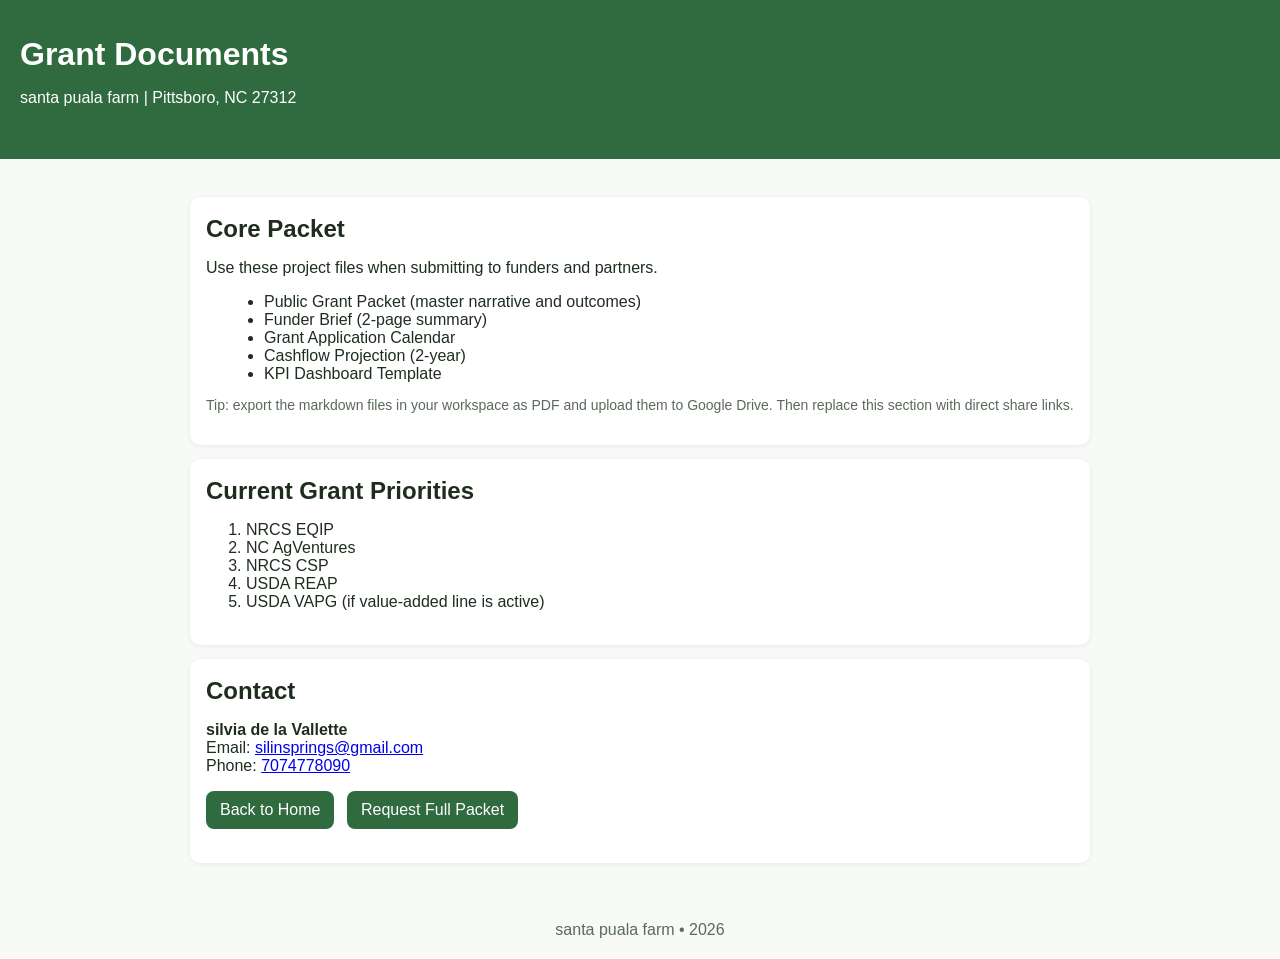
<file: site/public/grant-documents.html>
<!doctype html>
<html lang="en">
<head>
  <meta charset="UTF-8" />
  <meta name="viewport" content="width=device-width, initial-scale=1.0" />
  <title>santa puala farm | Grant Documents</title>
  <link rel="stylesheet" href="styles.css" />
</head>
<body>
  <header>
    <h1>Grant Documents</h1>
    <p>santa puala farm | Pittsboro, NC 27312</p>
  </header>
  <main>
    <section>
      <h2>Core Packet</h2>
      <p>Use these project files when submitting to funders and partners.</p>
      <ul>
        <li>Public Grant Packet (master narrative and outcomes)</li>
        <li>Funder Brief (2-page summary)</li>
        <li>Grant Application Calendar</li>
        <li>Cashflow Projection (2-year)</li>
        <li>KPI Dashboard Template</li>
      </ul>
      <p class="muted">Tip: export the markdown files in your workspace as PDF and upload them to Google Drive. Then replace this section with direct share links.</p>
    </section>

    <section>
      <h2>Current Grant Priorities</h2>
      <ol>
        <li>NRCS EQIP</li>
        <li>NC AgVentures</li>
        <li>NRCS CSP</li>
        <li>USDA REAP</li>
        <li>USDA VAPG (if value-added line is active)</li>
      </ol>
    </section>

    <section>
      <h2>Contact</h2>
      <p><strong>silvia de la Vallette</strong><br/>
      Email: <a href="mailto:silinsprings@gmail.com">silinsprings@gmail.com</a><br/>
      Phone: <a href="tel:7074778090">7074778090</a></p>
      <p>
        <a class="button" href="index.html">Back to Home</a>
        <a class="button" href="mailto:silinsprings@gmail.com?subject=Grant%20Document%20Request">Request Full Packet</a>
      </p>
    </section>
  </main>
  <footer>
    santa puala farm • 2026
  </footer>
</body>
</html>
</file>
<file: docs/styles.css>
body{font-family:Arial,Helvetica,sans-serif;margin:0;background:#f7faf7;color:#1f2d1f}header{background:#2f6b3f;color:#fff;padding:36px 20px}main{max-width:900px;margin:0 auto;padding:24px 20px}h1,h2{margin:0 0 12px}section{background:#fff;border-radius:10px;padding:18px 16px;margin:14px 0;box-shadow:0 1px 4px rgba(0,0,0,.08)}ul{margin:8px 0 0 18px}a.button{display:inline-block;background:#2f6b3f;color:#fff;text-decoration:none;padding:10px 14px;border-radius:8px;margin-right:8px}.muted{color:#5b695b;font-size:14px}footer{padding:20px;text-align:center;color:#5b695b}
</file>
<file: site/public/styles.css>
body{font-family:Arial,Helvetica,sans-serif;margin:0;background:#f7faf7;color:#1f2d1f}header{background:#2f6b3f;color:#fff;padding:36px 20px}main{max-width:900px;margin:0 auto;padding:24px 20px}h1,h2{margin:0 0 12px}section{background:#fff;border-radius:10px;padding:18px 16px;margin:14px 0;box-shadow:0 1px 4px rgba(0,0,0,.08)}ul{margin:8px 0 0 18px}a.button{display:inline-block;background:#2f6b3f;color:#fff;text-decoration:none;padding:10px 14px;border-radius:8px;margin-right:8px}.muted{color:#5b695b;font-size:14px}footer{padding:20px;text-align:center;color:#5b695b}
</file>
